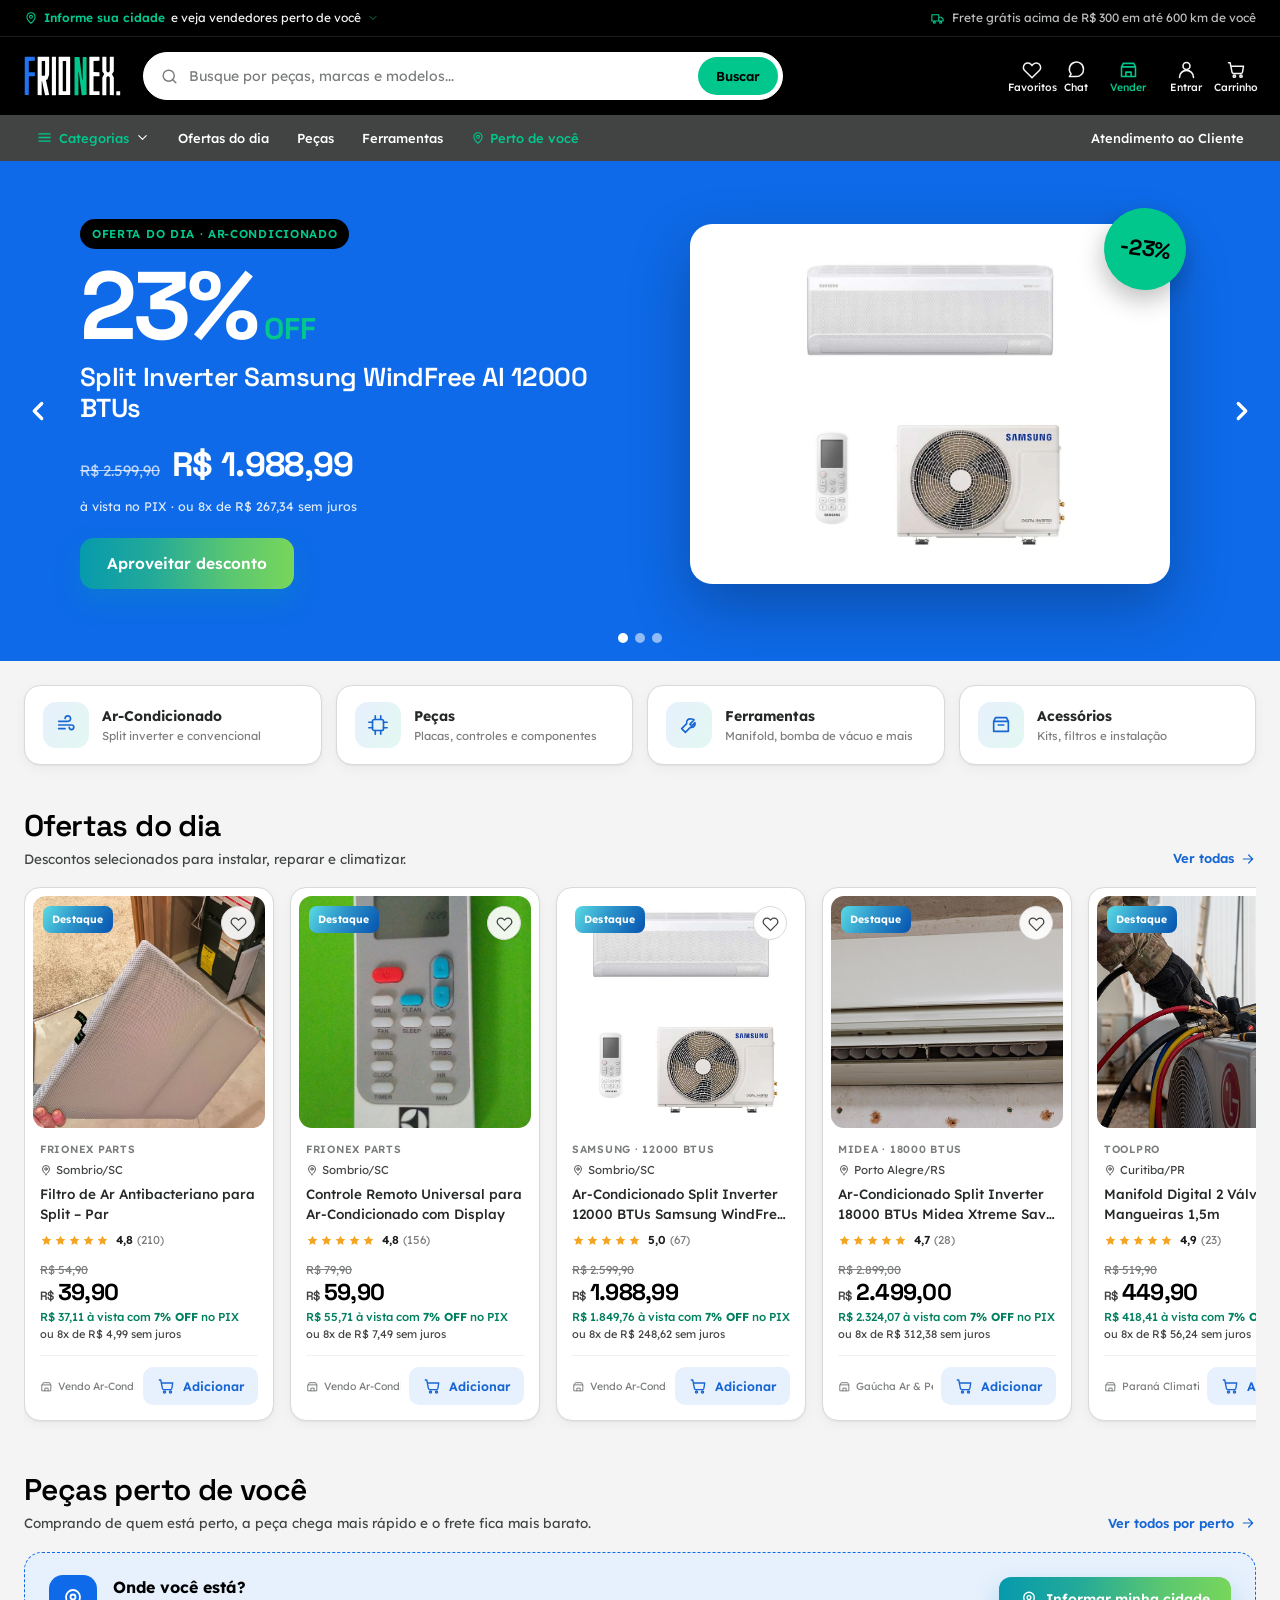
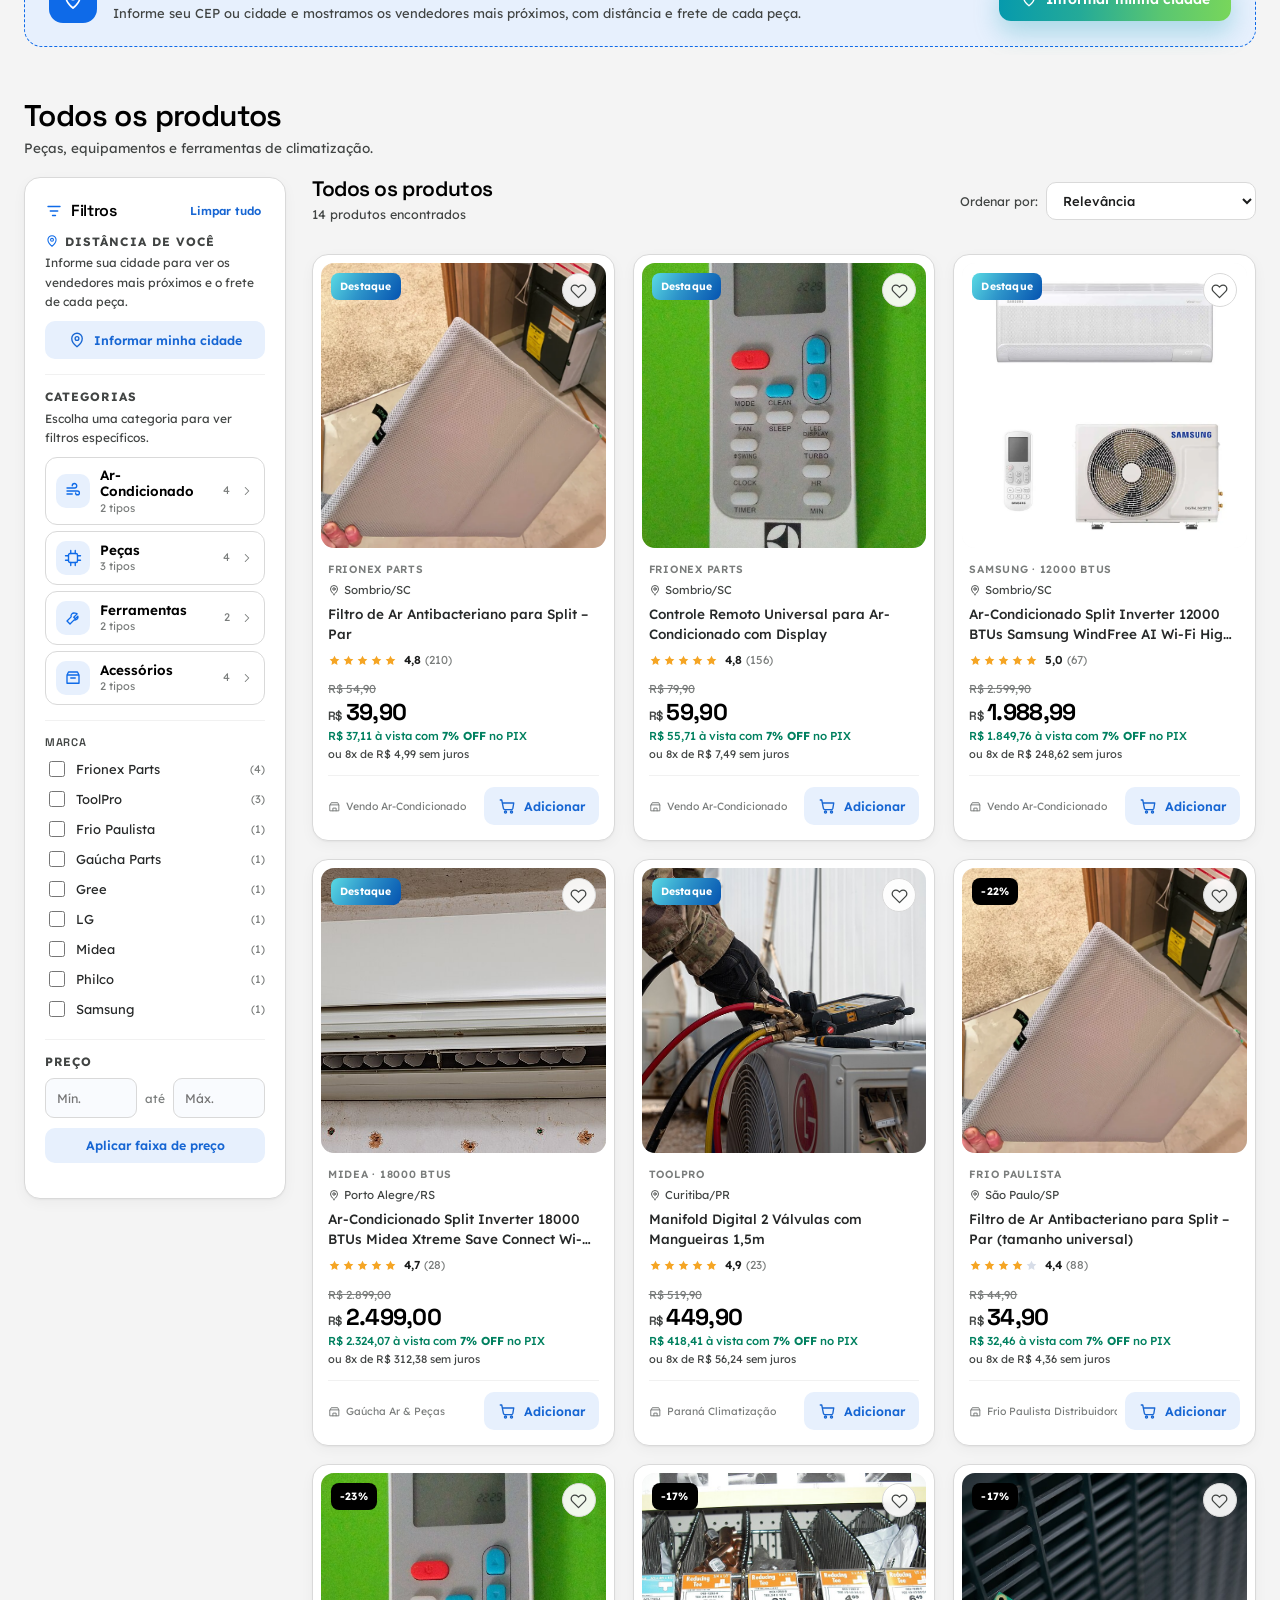
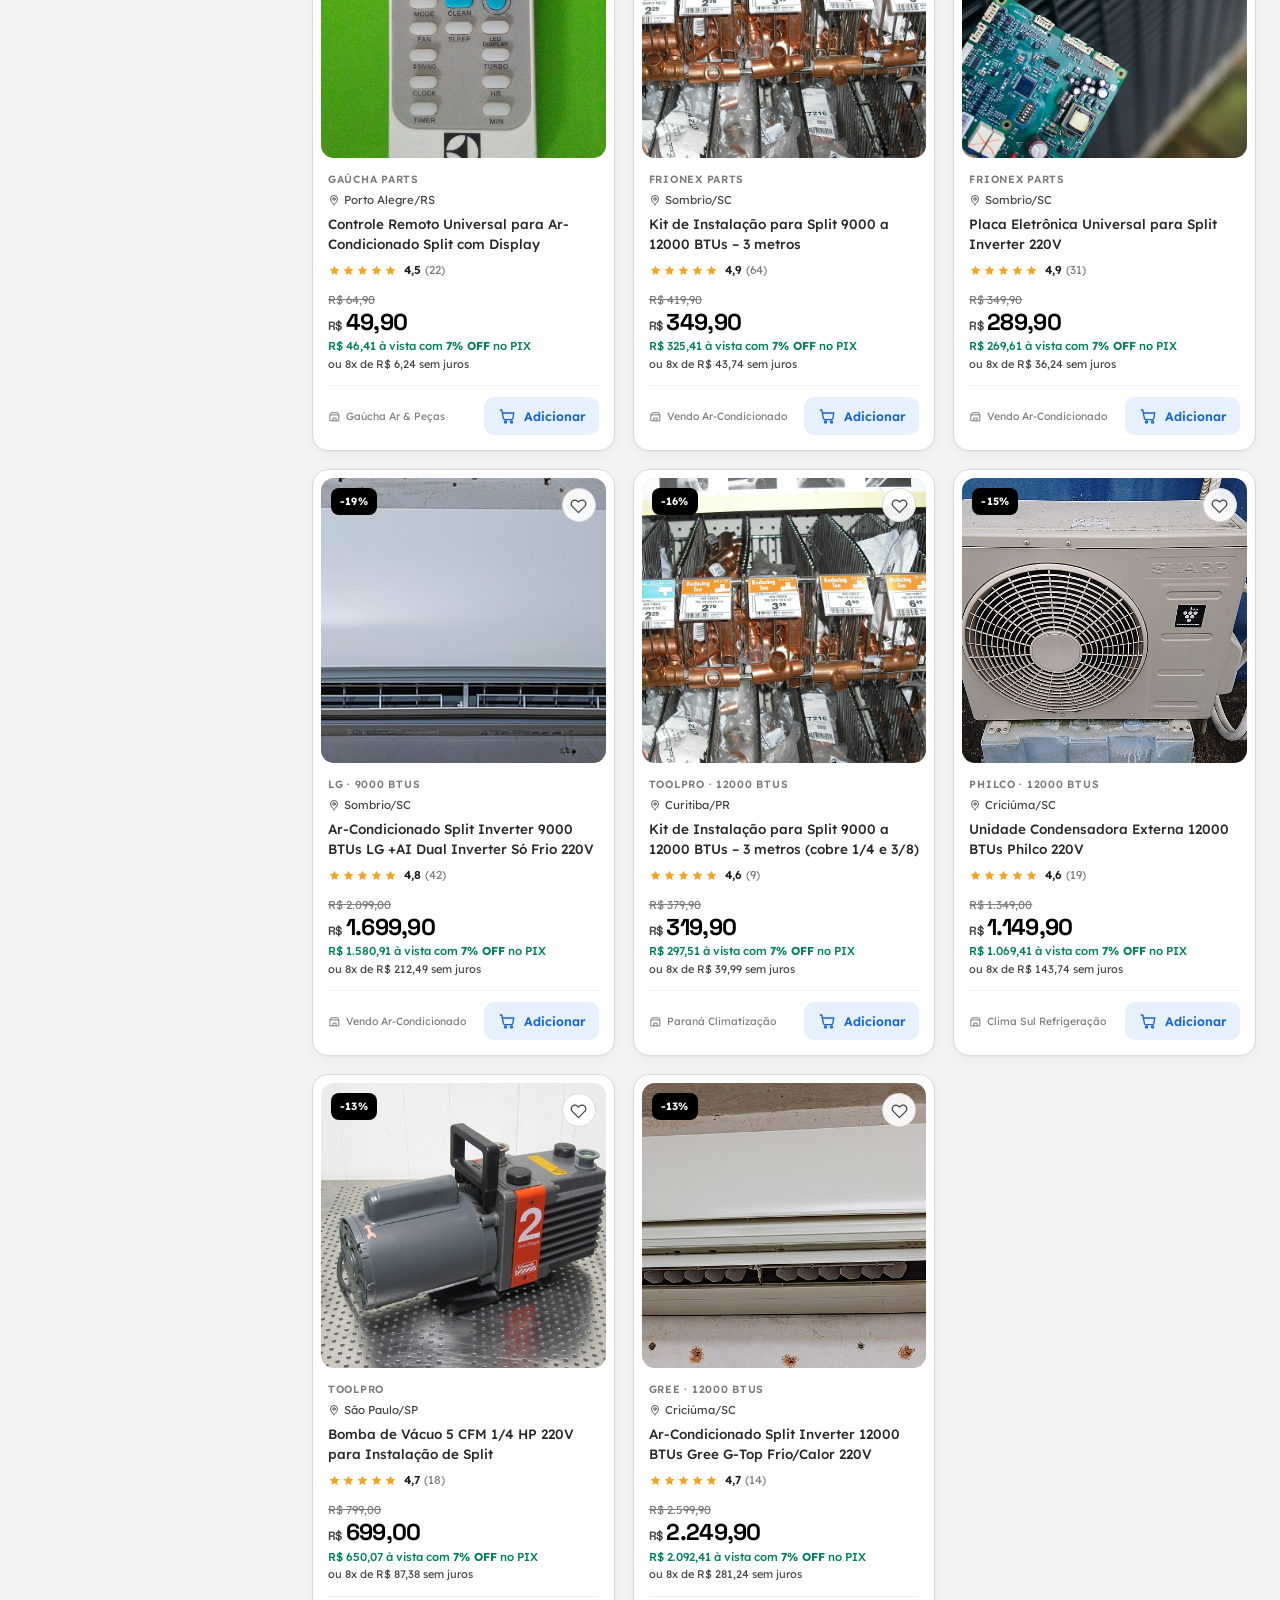
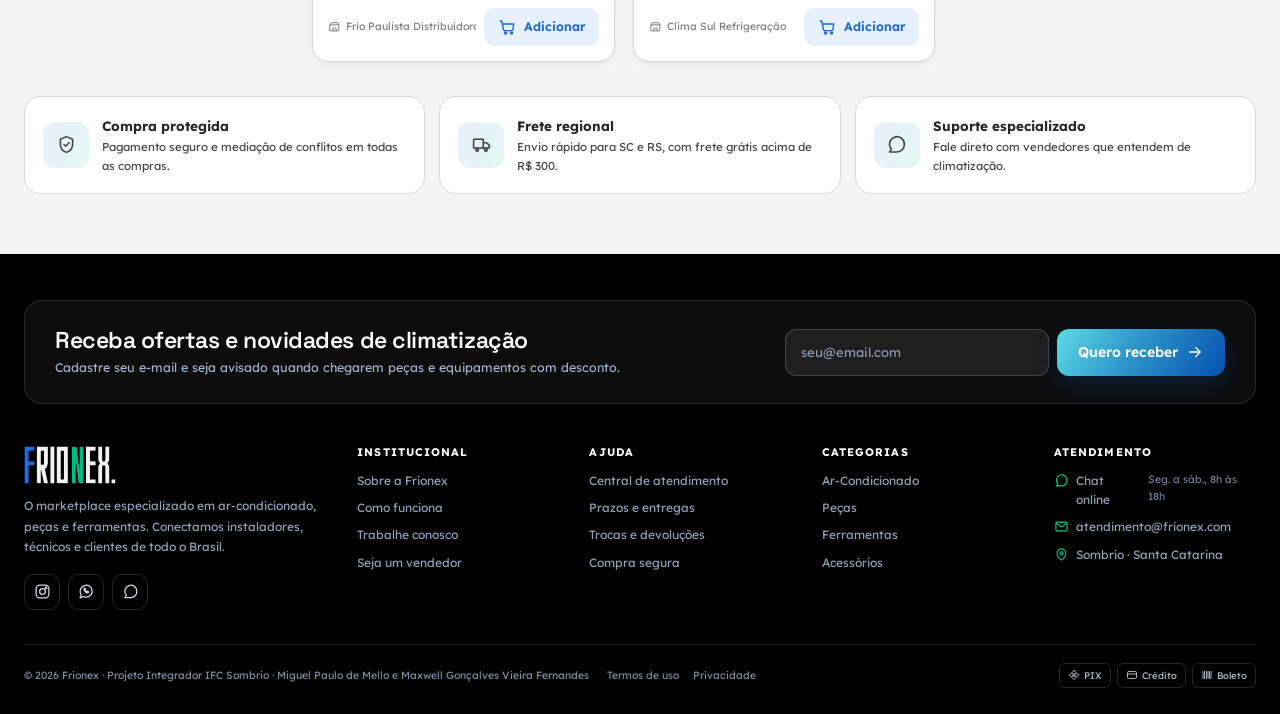
<file: frionex/index.html>
<!DOCTYPE html>
<html lang="pt-BR">
<head>
  <meta charset="utf-8">
  <meta name="viewport" content="width=device-width, initial-scale=1">
  <title>Frionex · Marketplace de ar-condicionado, peças e ferramentas</title>
  <meta name="description" content="Compre ar-condicionado, peças e ferramentas de climatização com vendedores verificados da sua região. Compra protegida, PIX com desconto e suporte especializado.">
  <link rel="icon" href="assets/img/favicon.svg" type="image/svg+xml">
  <link rel="preconnect" href="https://fonts.googleapis.com">
  <link rel="preconnect" href="https://fonts.gstatic.com" crossorigin>
  <link rel="stylesheet" href="assets/css/styles.css">
</head>
<body>
  <div id="site-header"></div>

  <main>
      <!-- ============ HERO / CARROSSEL (largura total) ============ -->
      <section class="hero" aria-label="Destaques da Frionex">
        <div id="heroSlides">
          <!-- Slide 1 · desconto em ar-condicionado -->
          <article class="hero-slide promo-slide is-active">
            <div class="promo-copy">
              <span class="promo-kicker">Oferta do dia · Ar-Condicionado</span>
              <div class="promo-off"><strong>23%</strong><span>OFF</span></div>
              <h1>Split Inverter Samsung WindFree AI 12000 BTUs</h1>
              <div class="promo-price">
                <s>R$ 2.599,90</s>
                <strong>R$ 1.988,99</strong>
                <small>à vista no PIX · ou 8x de R$ 267,34 sem juros</small>
              </div>
              <a class="btn btn-buy btn-lg" href="produto.html?id=2">Aproveitar desconto</a>
            </div>
            <div class="promo-media">
              <img src="assets/img/produtos/produto-samsung.png" alt="Ar-condicionado Samsung WindFree AI 12000 BTUs">
              <span class="promo-sticker">-23%</span>
            </div>
          </article>

          <!-- Slide 2 · peças e acessórios -->
          <article class="hero-slide promo-slide">
            <div class="promo-copy">
              <span class="promo-kicker">Peças e acessórios</span>
              <div class="promo-off"><small>até</small><strong>27%</strong><span>OFF</span></div>
              <h1>Controles, filtros e placas para o seu split</h1>
              <ul class="promo-list">
                <li><span>Filtro antibacteriano (par)</span><s>R$ 54,90</s><strong>R$ 39,90</strong></li>
                <li><span>Controle remoto universal</span><s>R$ 79,90</s><strong>R$ 59,90</strong></li>
                <li><span>Placa eletrônica universal</span><s>R$ 349,90</s><strong>R$ 289,90</strong></li>
              </ul>
              <a class="btn btn-buy btn-lg" href="index.html?categoria=pecas#catalogo">Ver peças em oferta</a>
            </div>
            <div class="promo-media promo-media-duo">
              <img src="assets/img/produtos/filtro.webp" alt="Filtro de ar para climatização">
              <img src="assets/img/produtos/controle.jpg" alt="Controle remoto de ar-condicionado">
              <span class="promo-sticker">até -27%</span>
            </div>
          </article>

          <!-- Slide 3 · cupom em ferramentas -->
          <article class="hero-slide promo-slide">
            <div class="promo-copy">
              <span class="promo-kicker">Cupom · Ferramentas</span>
              <div class="promo-off"><strong>10%</strong><span>OFF</span></div>
              <h1>Manifold, bomba de vácuo e kits de instalação</h1>
              <div class="promo-coupon">
                <span>Use o cupom</span>
                <code>FRIONEX10</code>
                <small>+ 7% de desconto pagando no PIX</small>
              </div>
              <a class="btn btn-buy btn-lg" href="index.html?categoria=ferramentas#catalogo">Usar cupom</a>
            </div>
            <div class="promo-media">
              <img src="assets/img/produtos/manifold.jpg" alt="Técnico usando manifold com mangueiras de refrigeração">
              <span class="promo-sticker">-10%</span>
            </div>
          </article>
        </div>

        <div class="hero-dots" id="heroDots" role="tablist" aria-label="Selecionar destaque"></div>
        <button class="hero-arrow hero-prev" type="button" data-hero-prev aria-label="Destaque anterior">
          <span data-icon="chevron" style="transform:rotate(90deg);display:inline-flex"></span>
        </button>
        <button class="hero-arrow hero-next" type="button" data-hero-next aria-label="Próximo destaque">
          <span data-icon="chevron" style="transform:rotate(-90deg);display:inline-flex"></span>
        </button>
      </section>

    <div class="container">

      <!-- ============ CATEGORIAS RÁPIDAS ============ -->
      <section class="quick-cats" aria-label="Categorias principais">
        <a class="quick-cat" href="index.html?categoria=ar-condicionado">
          <span class="quick-cat-ico" data-icon="wind"></span>
          <span><strong>Ar-Condicionado</strong><small>Split inverter e convencional</small></span>
        </a>
        <a class="quick-cat" href="index.html?categoria=pecas">
          <span class="quick-cat-ico" data-icon="chip"></span>
          <span><strong>Peças</strong><small>Placas, controles e componentes</small></span>
        </a>
        <a class="quick-cat" href="index.html?categoria=ferramentas">
          <span class="quick-cat-ico" data-icon="tool"></span>
          <span><strong>Ferramentas</strong><small>Manifold, bomba de vácuo e mais</small></span>
        </a>
        <a class="quick-cat" href="index.html?categoria=acessorios">
          <span class="quick-cat-ico" data-icon="box"></span>
          <span><strong>Acessórios</strong><small>Kits, filtros e instalação</small></span>
        </a>
      </section>

      <!-- ============ OFERTAS DO DIA ============ -->
      <section class="section" id="ofertas">
        <div class="section-head">
          <div>
            <h2>Ofertas do dia</h2>
            <p>Descontos selecionados para instalar, reparar e climatizar.</p>
          </div>
          <a class="section-link" href="index.html?oferta=1">Ver todas <span data-icon="arrow"></span></a>
        </div>
        <div class="rail" id="ofertasRail" aria-live="polite">
          <div class="skeleton" style="height:380px"></div>
          <div class="skeleton" style="height:380px"></div>
          <div class="skeleton" style="height:380px"></div>
          <div class="skeleton" style="height:380px"></div>
        </div>
      </section>

      <!-- ============ PERTO DE VOCÊ (regionalização) ============ -->
      <section class="section perto-section" id="perto">
        <div class="section-head">
          <div>
            <h2 id="pertoTitle">Perto de você</h2>
            <p id="pertoSub">Peças de vendedores da sua região: chegam mais rápido e com frete menor.</p>
          </div>
          <a class="section-link" href="index.html?perto=1#catalogo">Ver todos por perto <span data-icon="arrow"></span></a>
        </div>
        <div class="rail" id="pertoRail" aria-live="polite">
          <div class="skeleton" style="height:380px"></div>
          <div class="skeleton" style="height:380px"></div>
          <div class="skeleton" style="height:380px"></div>
        </div>
      </section>

      <!-- ============ CATÁLOGO COM FILTROS ============ -->
      <section class="section" id="catalogo">
        <div class="section-head">
          <div>
            <h2 id="shopTitle">Todos os produtos</h2>
            <p id="shopSubtitle">Peças, equipamentos e ferramentas de climatização.</p>
          </div>
          <button class="btn btn-outline filters-toggle" type="button" data-filters-toggle>
            <span data-icon="filter"></span> Filtros
          </button>
        </div>

        <div class="shop-layout">
          <aside class="filters-card" id="filtersCard" aria-label="Filtros de busca">
            <div class="filters-head">
              <h2><span data-icon="filter"></span> Filtros</h2>
              <button class="filters-clear" type="button" data-clear-filters>Limpar tudo</button>
            </div>

            <!-- Categorias em árvore: escolha a categoria e aparecem os filtros daquele nicho (home.js) -->
            <div id="filterTree" class="filter-tree"></div>

            <div class="filter-group">
              <h3>Preço</h3>
              <div class="price-range">
                <input type="number" inputmode="numeric" min="0" placeholder="Mín." aria-label="Preço mínimo" id="precoMin">
                <span>até</span>
                <input type="number" inputmode="numeric" min="0" placeholder="Máx." aria-label="Preço máximo" id="precoMax">
              </div>
              <button class="btn btn-soft btn-sm filters-apply" type="button" data-apply-price>Aplicar faixa de preço</button>
            </div>
          </aside>

          <div class="shop-main">
            <div class="shop-toolbar">
              <div>
                <h3 class="shop-title" id="resultTitle">Resultados</h3>
                <p class="shop-count" id="shopCount">Carregando produtos…</p>
              </div>
              <label class="sort-control">
                Ordenar por:
                <select id="sortSelect" aria-label="Ordenar produtos">
                  <option value="relevancia">Relevância</option>
                  <option value="menor-preco">Menor preço</option>
                  <option value="maior-preco">Maior preço</option>
                  <option value="recentes">Mais recentes</option>
                  <option value="avaliacao">Melhor avaliação</option>
                  <option value="proximos">Mais próximos de mim</option>
                </select>
              </label>
            </div>

            <div class="active-filters" id="activeFilters"></div>
            <div class="product-grid" id="productGrid" aria-live="polite">
              <div class="skeleton" style="height:380px"></div>
              <div class="skeleton" style="height:380px"></div>
              <div class="skeleton" style="height:380px"></div>
            </div>
          </div>
        </div>
      </section>

      <!-- ============ DIFERENCIAIS ============ -->
      <section class="perks" aria-label="Vantagens de comprar na Frionex">
        <div class="perk">
          <span class="perk-ico" data-icon="shield"></span>
          <div><strong>Compra protegida</strong><span>Pagamento seguro e mediação de conflitos em todas as compras.</span></div>
        </div>
        <div class="perk">
          <span class="perk-ico" data-icon="truck"></span>
          <div><strong>Frete regional</strong><span>Envio rápido para SC e RS, com frete grátis acima de R$ 300.</span></div>
        </div>
        <div class="perk">
          <span class="perk-ico" data-icon="chat"></span>
          <div><strong>Suporte especializado</strong><span>Fale direto com vendedores que entendem de climatização.</span></div>
        </div>
      </section>

    </div>
  </main>

  <div id="site-footer"></div>

  <script src="assets/js/data.js"></script>
  <script src="assets/js/api.js"></script>
  <script src="assets/js/store.js"></script>
  <script src="assets/js/regiao.js"></script>
  <script src="assets/js/ui.js"></script>
  <script src="assets/js/pages/home.js"></script>
</body>
</html>
</file>
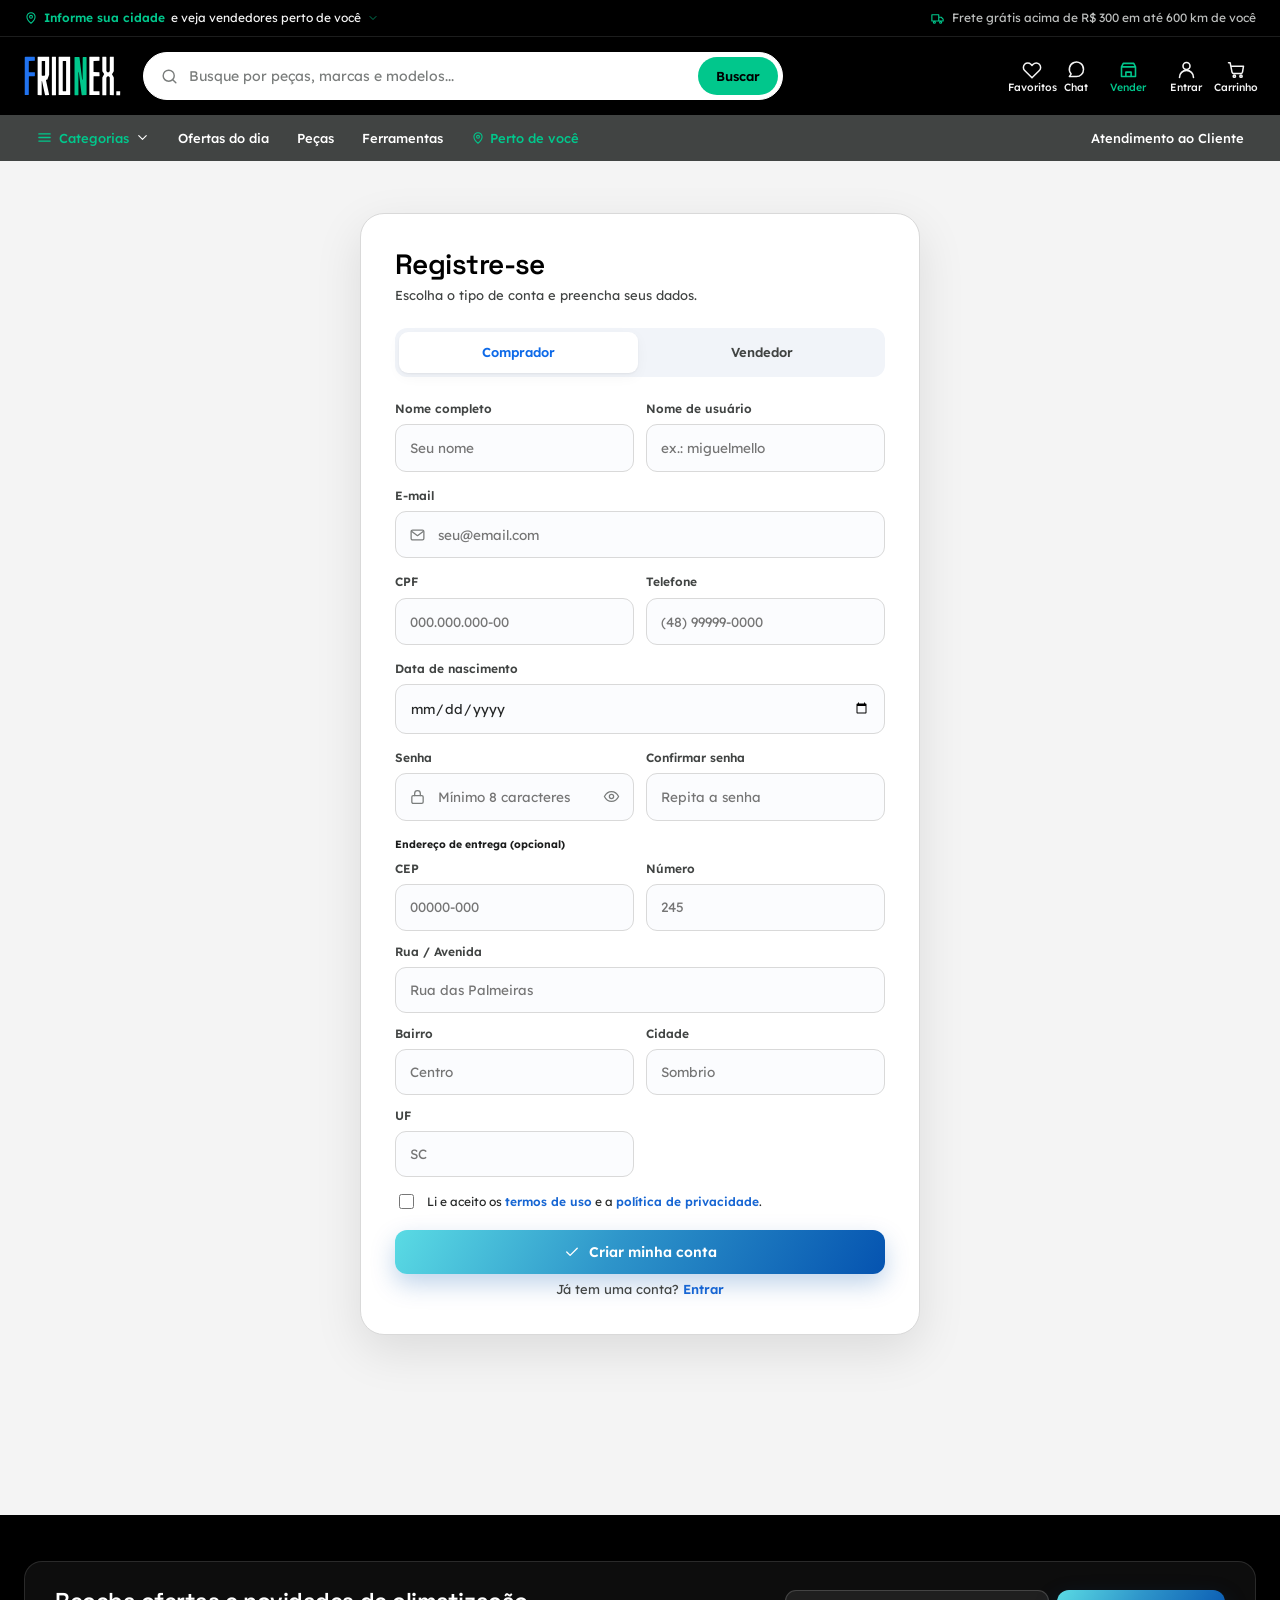
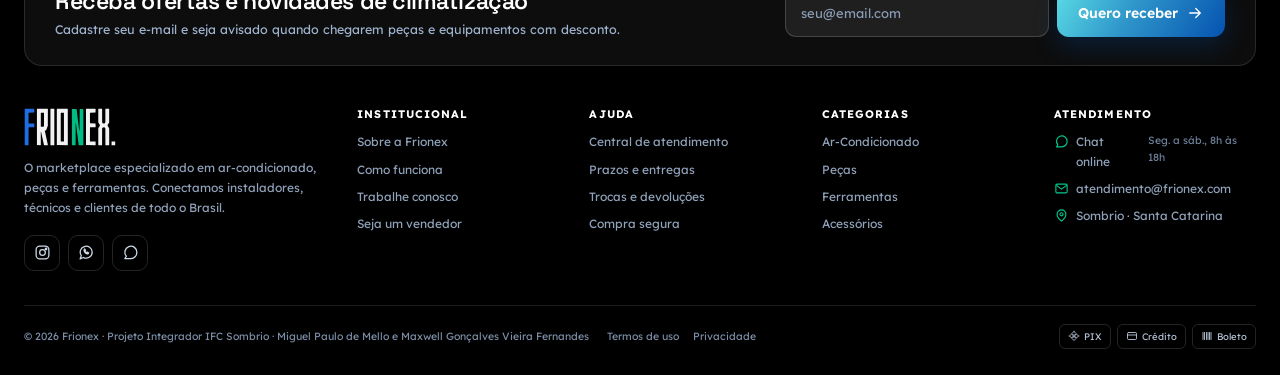
<file: frionex/cadastro.html>
<!DOCTYPE html>
<html lang="pt-BR">
<head>
  <meta charset="utf-8">
  <meta name="viewport" content="width=device-width, initial-scale=1">
  <title>Criar conta · Frionex</title>
  <meta name="description" content="Registre-se na Frionex como comprador ou vendedor e faça parte do marketplace de climatização.">
  <link rel="icon" href="assets/img/favicon.svg" type="image/svg+xml">
  <link rel="preconnect" href="https://fonts.googleapis.com">
  <link rel="preconnect" href="https://fonts.gstatic.com" crossorigin>
  <link rel="stylesheet" href="assets/css/styles.css">
</head>
<body>
  <div id="site-header"></div>

  <main class="page-shell">
    <div class="container">
      <div class="auth-page auth-page-solo">
        <div class="auth-main">
          <div class="auth-card">
            <h1>Registre-se</h1>
            <p>Escolha o tipo de conta e preencha seus dados.</p>

            <div class="auth-tabs" role="tablist" aria-label="Tipo de conta">
              <button class="auth-tab is-active" type="button" data-tipo="comprador" role="tab">Comprador</button>
              <button class="auth-tab" type="button" data-tipo="vendedor" role="tab">Vendedor</button>
            </div>

            <form class="auth-form" id="registerForm" autocomplete="on" novalidate>
              <input type="hidden" name="tipo" id="tipoConta" value="comprador">

              <div class="auth-grid-2">
                <div class="field">
                  <label for="regNome">Nome completo</label>
                  <input id="regNome" name="nome" type="text" placeholder="Seu nome" autocomplete="name" required>
                </div>
                <div class="field">
                  <label for="regUsuario">Nome de usuário</label>
                  <input id="regUsuario" name="nome_usuario" type="text" placeholder="ex.: miguelmello" autocomplete="username" required>
                </div>
              </div>

              <div class="field">
                <label for="regEmail">E-mail</label>
                <div class="input-wrap">
                  <span class="icon-slot" data-icon="mail"></span>
                  <input id="regEmail" name="email" type="email" placeholder="seu@email.com" autocomplete="email" required>
                </div>
              </div>

              <div class="auth-grid-2">
                <div class="field">
                  <label for="regCpf">CPF</label>
                  <input id="regCpf" name="cpf" type="text" inputmode="numeric" maxlength="14" placeholder="000.000.000-00" data-mask="cpf">
                </div>
                <div class="field">
                  <label for="regTelefone">Telefone</label>
                  <input id="regTelefone" name="telefone" type="tel" inputmode="numeric" maxlength="15" placeholder="(48) 99999-0000" data-mask="phone">
                </div>
              </div>

              <div class="field">
                <label for="regNasc">Data de nascimento</label>
                <input id="regNasc" name="data_nasc" type="date">
              </div>

              <div class="auth-grid-2">
                <div class="field">
                  <label for="regSenha">Senha</label>
                  <div class="input-wrap">
                    <span class="icon-slot" data-icon="lock"></span>
                    <input id="regSenha" name="senha" type="password" minlength="8" placeholder="Mínimo 8 caracteres" autocomplete="new-password" required>
                    <button class="icon-btn toggle-pass" type="button" data-toggle-pass="regSenha" aria-label="Mostrar senha">
                      <span class="icon-slot" data-icon="eye"></span>
                    </button>
                  </div>
                </div>
                <div class="field">
                  <label for="regSenha2">Confirmar senha</label>
                  <input id="regSenha2" name="senha_confirma" type="password" minlength="8" placeholder="Repita a senha" autocomplete="new-password" required>
                </div>
              </div>

              <div id="sellerNote" class="auth-note" hidden>
                Sua conta de vendedor será analisada pela equipe Frionex. Após a aprovação, você poderá publicar produtos e criar sua loja.
              </div>

              <div class="auth-note" style="margin-top:2px" id="addressNote">
                <strong style="color:var(--ink-2)">Endereço de entrega (opcional)</strong>
                <div class="auth-grid-2" style="margin-top:8px">
                  <div class="field">
                    <label for="regCep">CEP</label>
                    <input id="regCep" name="cep" type="text" inputmode="numeric" maxlength="9" placeholder="00000-000" data-mask="cep">
                  </div>
                  <div class="field">
                    <label for="regNumero">Número</label>
                    <input id="regNumero" name="numero" type="text" placeholder="245">
                  </div>
                  <div class="field" style="grid-column:1/-1">
                    <label for="regRua">Rua / Avenida</label>
                    <input id="regRua" name="rua" type="text" placeholder="Rua das Palmeiras">
                  </div>
                  <div class="field">
                    <label for="regBairro">Bairro</label>
                    <input id="regBairro" name="bairro" type="text" placeholder="Centro">
                  </div>
                  <div class="field">
                    <label for="regCidade">Cidade</label>
                    <input id="regCidade" name="cidade" type="text" placeholder="Sombrio">
                  </div>
                  <div class="field">
                    <label for="regUf">UF</label>
                    <input id="regUf" name="uf" type="text" maxlength="2" placeholder="SC">
                  </div>
                </div>
              </div>

              <label class="auth-row" style="justify-content:flex-start">
                <input type="checkbox" name="termos" id="regTermos" required>
                <span>Li e aceito os <a href="#" data-info="Termos de uso">termos de uso</a> e a <a href="#" data-info="Política de privacidade">política de privacidade</a>.</span>
              </label>

              <button class="btn btn-grad btn-block auth-submit" type="submit">
                <span class="icon-slot" data-icon="check"></span> Criar minha conta
              </button>
            </form>

            <p class="auth-alt">Já tem uma conta? <a href="login.html">Entrar</a></p>
          </div>
        </div>
      </div>
    </div>
  </main>

  <div id="site-footer"></div>

  <script src="assets/js/data.js"></script>
  <script src="assets/js/api.js"></script>
  <script src="assets/js/store.js"></script>
  <script src="assets/js/regiao.js"></script>
  <script src="assets/js/ui.js"></script>
  <script src="assets/js/pages/auth.js"></script>
</body>
</html>
</file>
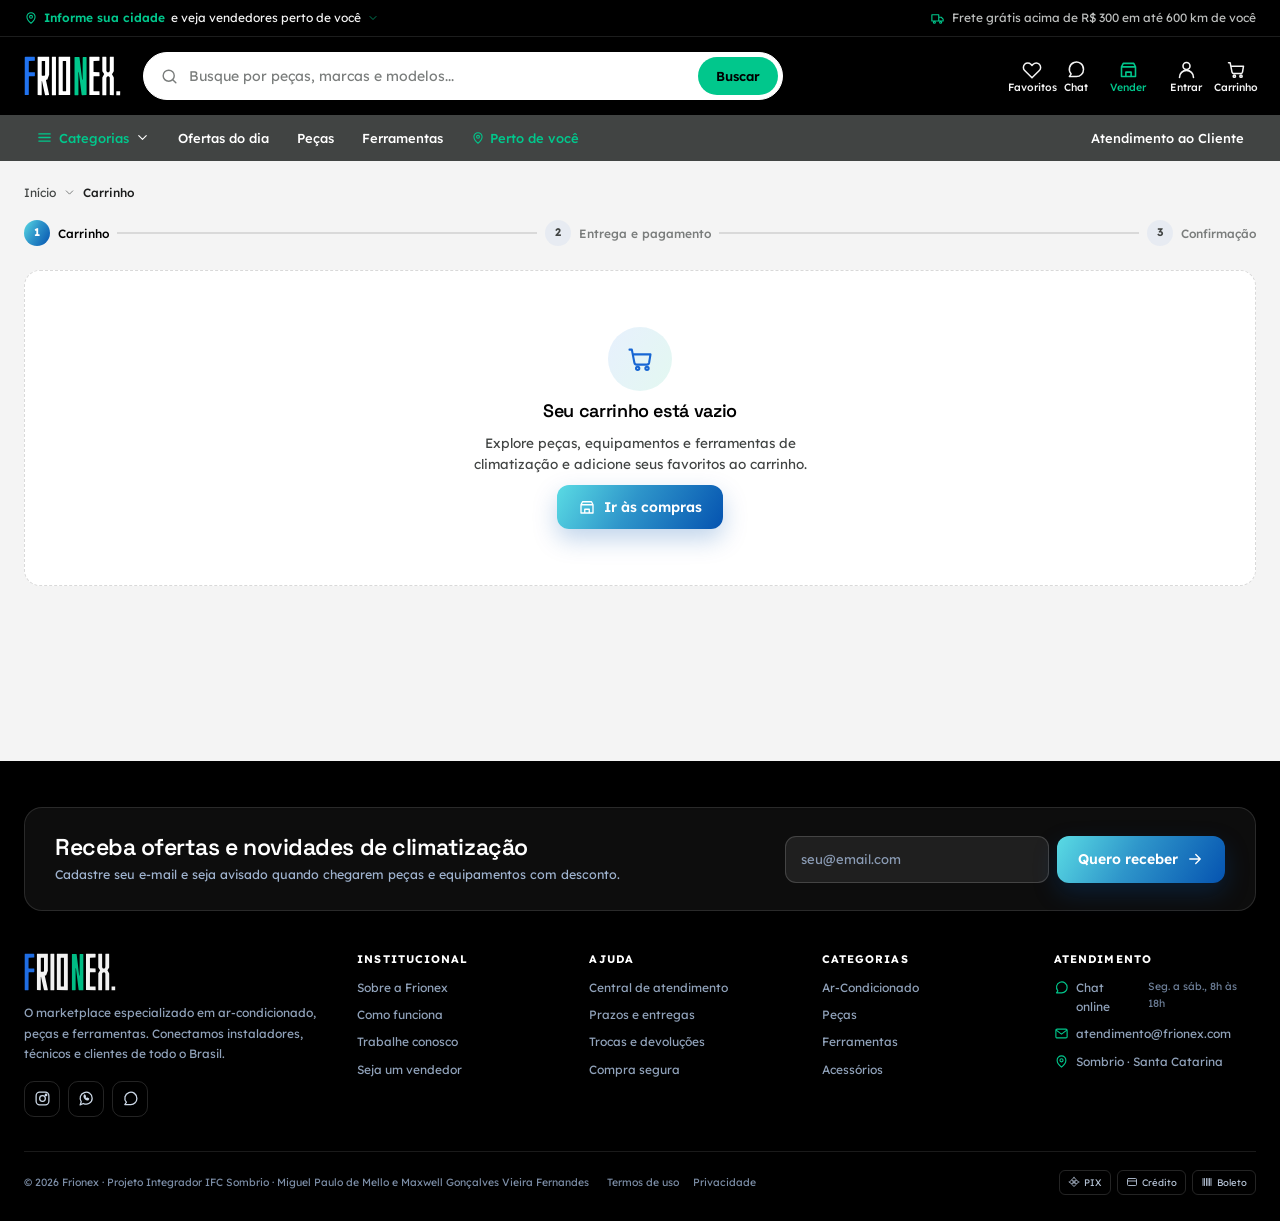
<file: frionex/carrinho.html>
<!DOCTYPE html>
<html lang="pt-BR">
<head>
  <meta charset="utf-8">
  <meta name="viewport" content="width=device-width, initial-scale=1">
  <title>Carrinho · Frionex</title>
  <meta name="description" content="Revise os itens do seu carrinho e finalize sua compra na Frionex.">
  <link rel="icon" href="assets/img/favicon.svg" type="image/svg+xml">
  <link rel="preconnect" href="https://fonts.googleapis.com">
  <link rel="preconnect" href="https://fonts.gstatic.com" crossorigin>
  <link rel="stylesheet" href="assets/css/styles.css">
</head>
<body>
  <div id="site-header"></div>

  <main class="page-shell">
    <div class="container">
      <nav class="breadcrumb" aria-label="Você está em">
        <a href="index.html">Início</a>
        <span class="icon-slot" data-icon="chevron"></span>
        <span class="current">Carrinho</span>
      </nav>

      <div class="steps" aria-label="Etapas da compra">
        <span class="step is-active"><span class="step-index">1</span> Carrinho</span>
        <span class="step-line"></span>
        <span class="step"><span class="step-index">2</span> Entrega e pagamento</span>
        <span class="step-line"></span>
        <span class="step"><span class="step-index">3</span> Confirmação</span>
      </div>

      <div id="cartRoot">
        <div class="skeleton" style="height:360px;border-radius:16px"></div>
      </div>
    </div>
  </main>

  <div id="site-footer"></div>

  <script src="assets/js/data.js"></script>
  <script src="assets/js/api.js"></script>
  <script src="assets/js/store.js"></script>
  <script src="assets/js/regiao.js"></script>
  <script src="assets/js/ui.js"></script>
  <script src="assets/js/pages/carrinho.js"></script>
</body>
</html>
</file>
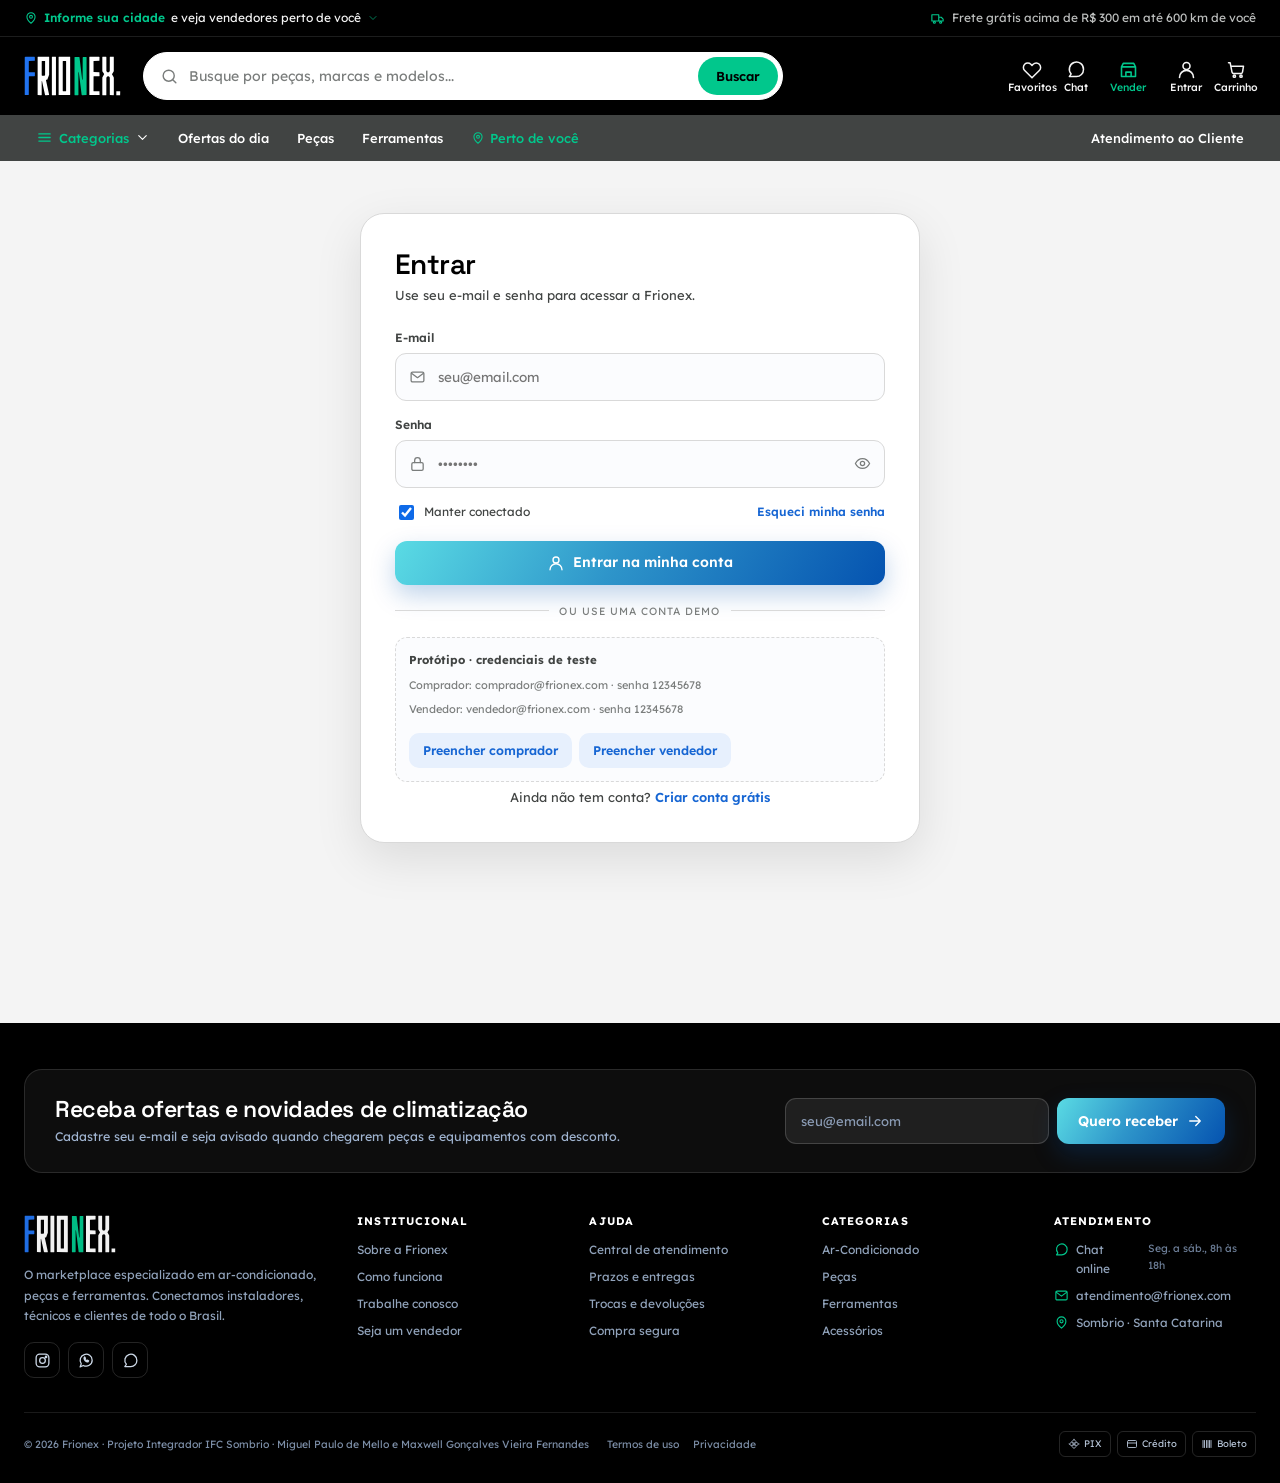
<file: frionex/checkout.html>
<!DOCTYPE html>
<html lang="pt-BR">
<head>
  <meta charset="utf-8">
  <meta name="viewport" content="width=device-width, initial-scale=1">
  <title>Checkout · Frionex</title>
  <meta name="description" content="Escolha o endereço, a entrega e a forma de pagamento para finalizar sua compra na Frionex.">
  <link rel="icon" href="assets/img/favicon.svg" type="image/svg+xml">
  <link rel="preconnect" href="https://fonts.googleapis.com">
  <link rel="preconnect" href="https://fonts.gstatic.com" crossorigin>
  <link rel="stylesheet" href="assets/css/styles.css">
</head>
<body>
  <div id="site-header"></div>

  <main class="page-shell">
    <div class="container">
      <nav class="breadcrumb" aria-label="Você está em">
        <a href="index.html">Início</a>
        <span class="icon-slot" data-icon="chevron"></span>
        <a href="carrinho.html">Carrinho</a>
        <span class="icon-slot" data-icon="chevron"></span>
        <span class="current">Checkout</span>
      </nav>

      <div class="steps" aria-label="Etapas da compra">
        <a class="step is-done" href="carrinho.html"><span class="step-index">1</span> Carrinho</a>
        <span class="step-line"></span>
        <span class="step is-active"><span class="step-index">2</span> Entrega e pagamento</span>
        <span class="step-line"></span>
        <span class="step"><span class="step-index">3</span> Confirmação</span>
      </div>

      <div id="checkoutRoot">
        <div class="skeleton" style="height:420px;border-radius:16px"></div>
      </div>
    </div>
  </main>

  <div id="site-footer"></div>

  <script src="assets/js/data.js"></script>
  <script src="assets/js/api.js"></script>
  <script src="assets/js/store.js"></script>
  <script src="assets/js/regiao.js"></script>
  <script src="assets/js/ui.js"></script>
  <script src="assets/js/pages/checkout.js"></script>
</body>
</html>
</file>
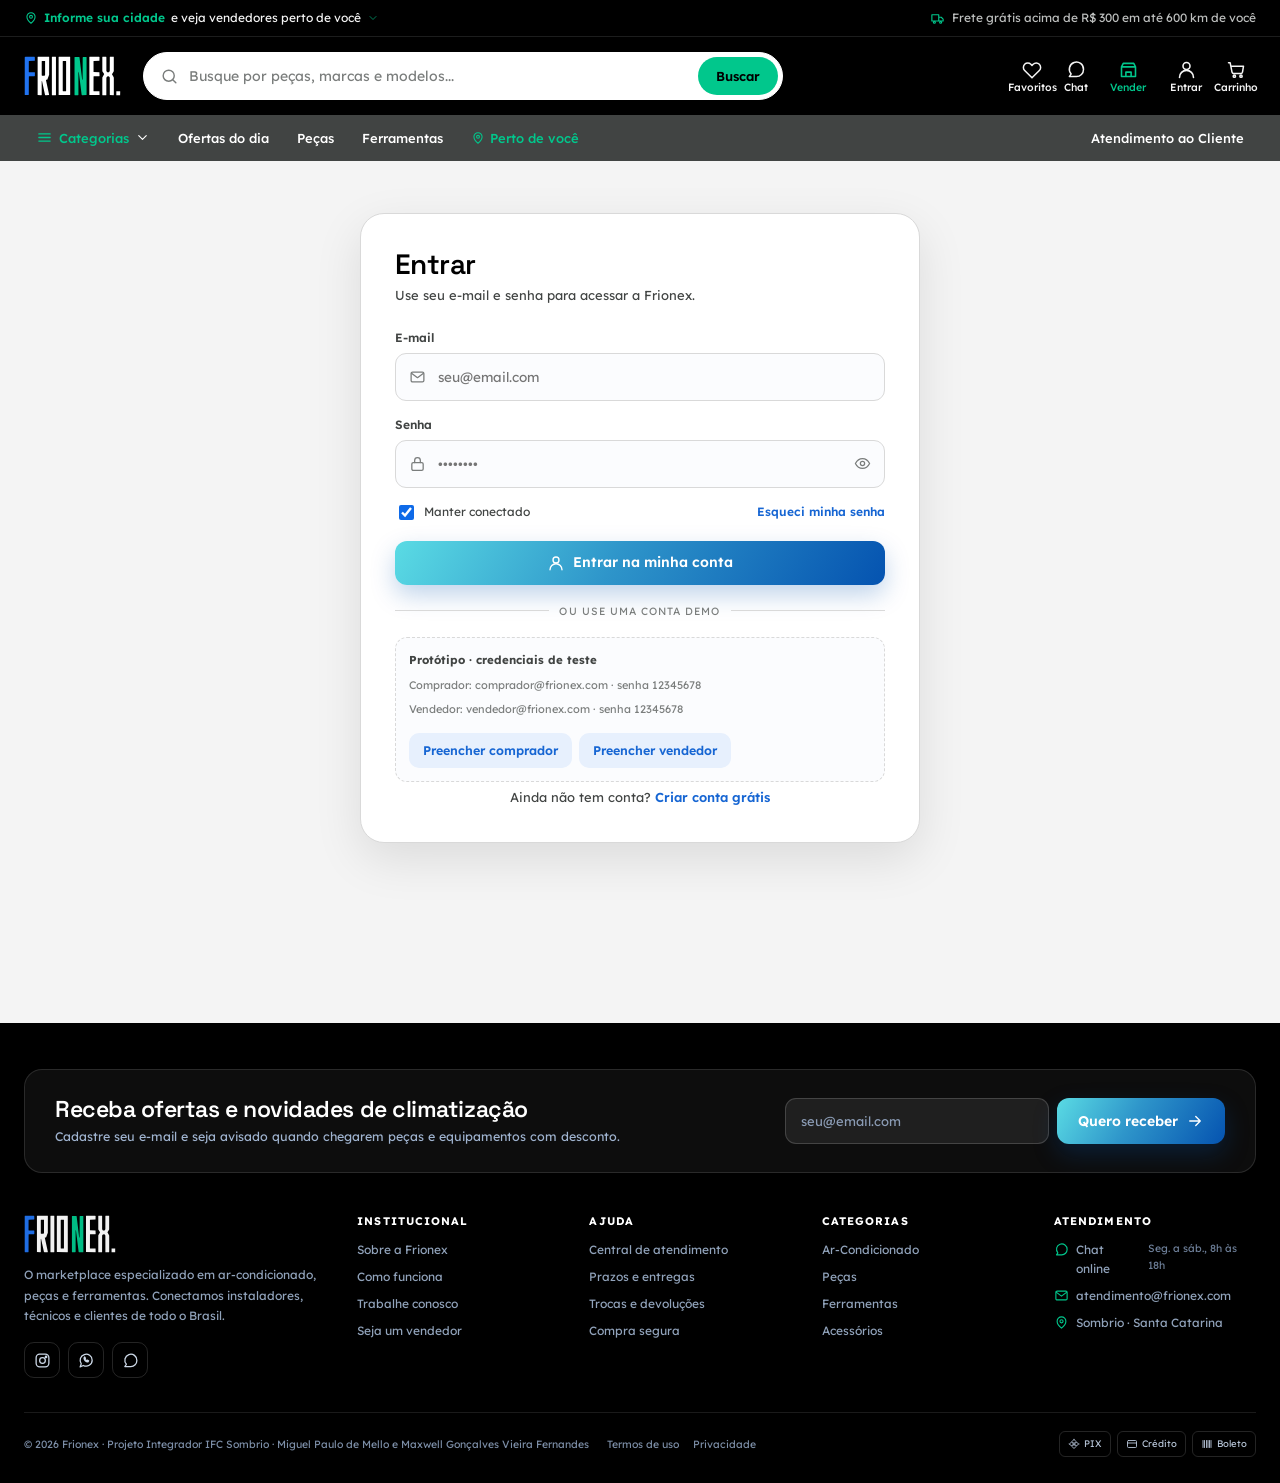
<file: frionex/login.html>
<!DOCTYPE html>
<html lang="pt-BR">
<head>
  <meta charset="utf-8">
  <meta name="viewport" content="width=device-width, initial-scale=1">
  <title>Entrar · Frionex</title>
  <meta name="description" content="Acesse sua conta Frionex para acompanhar pedidos, favoritos e comprar peças e equipamentos de climatização.">
  <link rel="icon" href="assets/img/favicon.svg" type="image/svg+xml">
  <link rel="preconnect" href="https://fonts.googleapis.com">
  <link rel="preconnect" href="https://fonts.gstatic.com" crossorigin>
  <link rel="stylesheet" href="assets/css/styles.css">
</head>
<body>
  <div id="site-header"></div>

  <main class="page-shell">
    <div class="container">
      <div class="auth-page auth-page-solo">
        <div class="auth-main">
          <div class="auth-card">
            <h1>Entrar</h1>
            <p>Use seu e-mail e senha para acessar a Frionex.</p>

            <form class="auth-form" id="loginForm" autocomplete="on">
              <div class="field">
                <label for="loginEmail">E-mail</label>
                <div class="input-wrap">
                  <span class="icon-slot" data-icon="mail"></span>
                  <input id="loginEmail" name="email" type="email" placeholder="seu@email.com" autocomplete="email" required>
                </div>
              </div>
              <div class="field">
                <label for="loginSenha">Senha</label>
                <div class="input-wrap">
                  <span class="icon-slot" data-icon="lock"></span>
                  <input id="loginSenha" name="senha" type="password" placeholder="••••••••" autocomplete="current-password" required>
                  <button class="icon-btn toggle-pass" type="button" data-toggle-pass="loginSenha" aria-label="Mostrar senha">
                    <span class="icon-slot" data-icon="eye"></span>
                  </button>
                </div>
              </div>

              <div class="auth-row">
                <label><input type="checkbox" name="lembrar" checked> Manter conectado</label>
                <a href="#" data-forgot>Esqueci minha senha</a>
              </div>

              <button class="btn btn-grad btn-block auth-submit" type="submit">
                <span class="icon-slot" data-icon="user"></span> Entrar na minha conta
              </button>
            </form>

            <div class="auth-divider">ou use uma conta demo</div>

            <div class="auth-demo">
              <strong>Protótipo · credenciais de teste</strong>
              <span>Comprador: comprador@frionex.com · senha 12345678</span>
              <span>Vendedor: vendedor@frionex.com · senha 12345678</span>
              <div style="display:flex;gap:7px;flex-wrap:wrap;margin-top:4px">
                <button class="btn btn-soft btn-sm" type="button" data-demo="comprador">Preencher comprador</button>
                <button class="btn btn-soft btn-sm" type="button" data-demo="vendedor">Preencher vendedor</button>
              </div>
            </div>

            <p class="auth-alt">Ainda não tem conta? <a href="cadastro.html">Criar conta grátis</a></p>
          </div>
        </div>
      </div>
    </div>
  </main>

  <div id="site-footer"></div>

  <script src="assets/js/data.js"></script>
  <script src="assets/js/api.js"></script>
  <script src="assets/js/store.js"></script>
  <script src="assets/js/regiao.js"></script>
  <script src="assets/js/ui.js"></script>
  <script src="assets/js/pages/auth.js"></script>
</body>
</html>
</file>
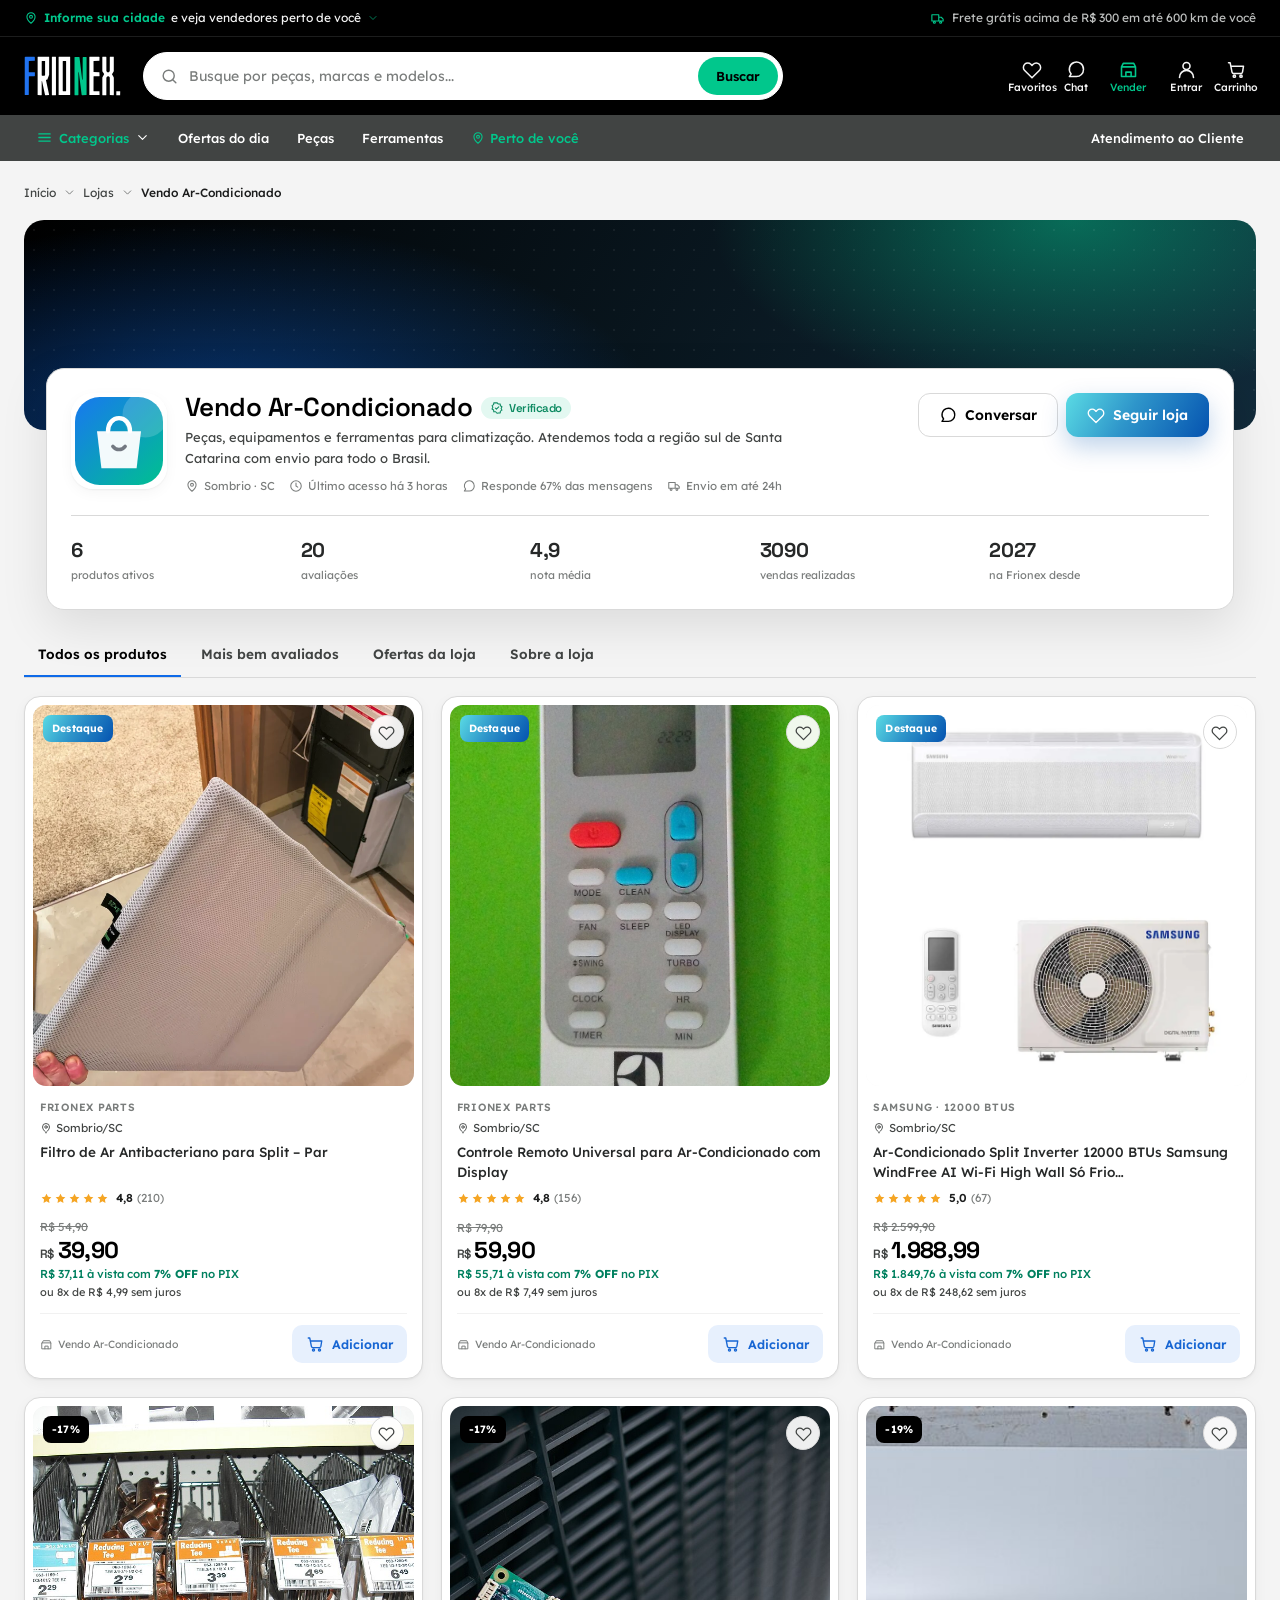
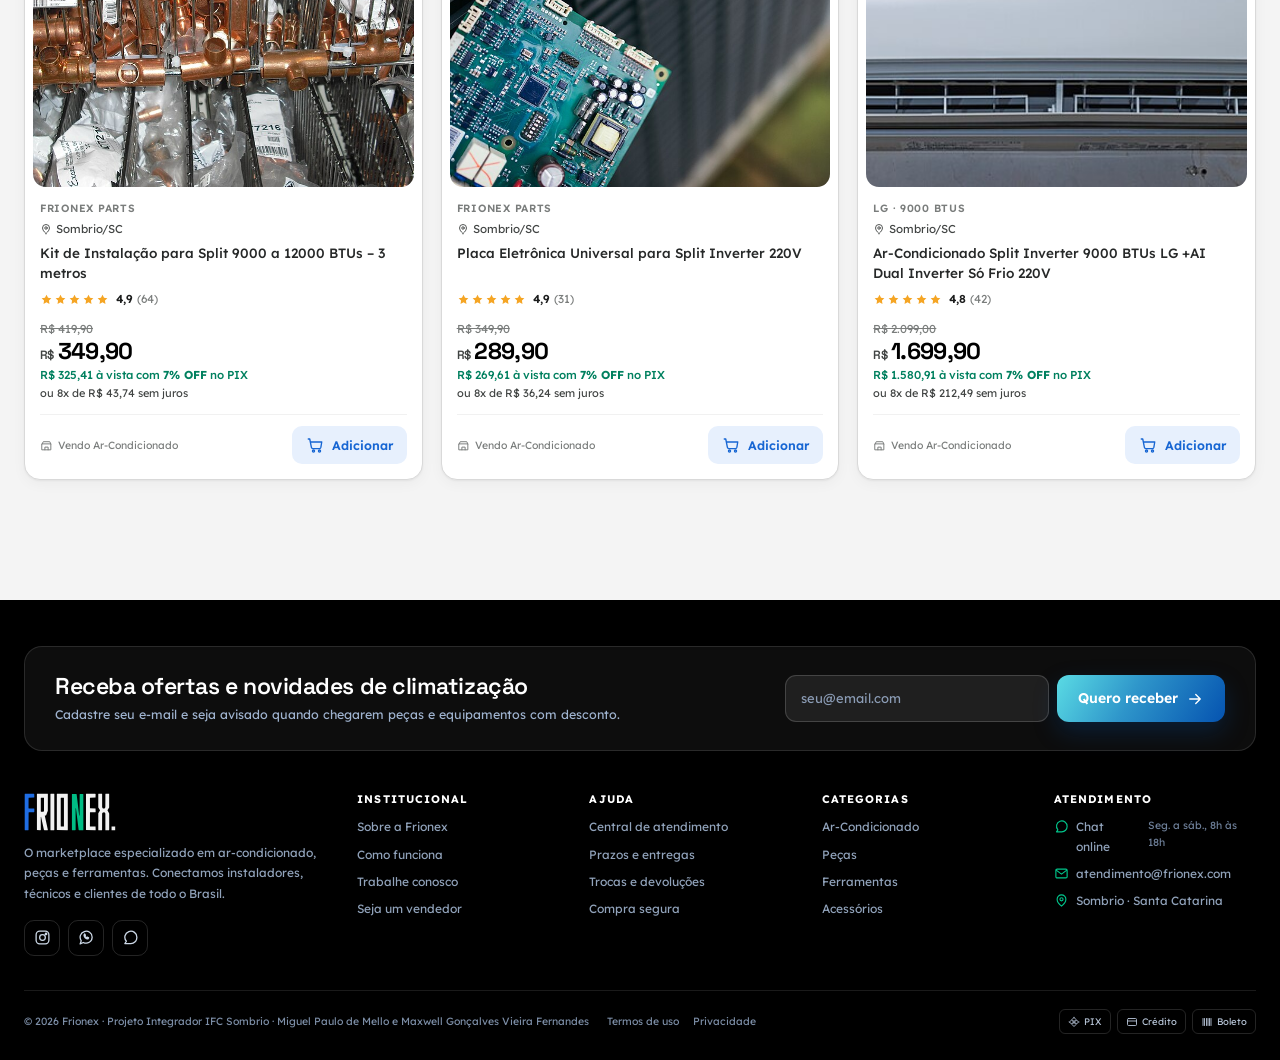
<file: frionex/loja.html>
<!DOCTYPE html>
<html lang="pt-BR">
<head>
  <meta charset="utf-8">
  <meta name="viewport" content="width=device-width, initial-scale=1">
  <title>Loja · Frionex</title>
  <meta name="description" content="Conheça a loja Vendo Ar-Condicionado no marketplace Frionex: equipamentos, peças e ferramentas de climatização com vendedor verificado.">
  <link rel="icon" href="assets/img/favicon.svg" type="image/svg+xml">
  <link rel="preconnect" href="https://fonts.googleapis.com">
  <link rel="preconnect" href="https://fonts.gstatic.com" crossorigin>
  <link rel="stylesheet" href="assets/css/styles.css">
</head>
<body>
  <div id="site-header"></div>

  <main class="page-shell">
    <div class="container">
      <nav class="breadcrumb" aria-label="Você está em">
        <a href="index.html">Início</a>
        <span class="icon-slot" data-icon="chevron"></span>
        <a href="index.html">Lojas</a>
        <span class="icon-slot" data-icon="chevron"></span>
        <span class="current">Vendo Ar-Condicionado</span>
      </nav>

      <div id="storeView">
        <div class="store-cover">
          <span class="store-cover-label">Loja oficial · climatização</span>
        </div>

        <div class="store-head">
          <div class="store-head-top">
            <div class="store-avatar">
              <img src="assets/img/avatar-loja.svg" alt="Logo da loja Vendo Ar-Condicionado">
            </div>
            <div class="store-id">
              <h1>
                Vendo Ar-Condicionado
                <span class="badge-verified"><span class="icon-slot" data-icon="verified"></span> Verificado</span>
              </h1>
              <p>Peças, equipamentos e ferramentas para climatização. Atendemos toda a região sul de Santa Catarina com envio para todo o Brasil.</p>
              <div class="store-meta">
                <span><span class="icon-slot" data-icon="pin"></span> Sombrio · SC</span>
                <span><span class="icon-slot" data-icon="clock"></span> Último acesso há 3 horas</span>
                <span><span class="icon-slot" data-icon="chat"></span> Responde 67% das mensagens</span>
                <span><span class="icon-slot" data-icon="truck"></span> Envio em até 24h</span>
              </div>
            </div>
            <div class="store-actions">
              <button class="btn btn-outline" type="button" data-chat>
                <span class="icon-slot" data-icon="chat"></span> Conversar
              </button>
              <button class="btn btn-grad" type="button" data-follow-store>
                <span class="icon-slot" data-icon="heart"></span> Seguir loja
              </button>
            </div>
          </div>

          <div class="store-stats">
            <div class="store-stat"><strong id="statProdutos">—</strong><span>produtos ativos</span></div>
            <div class="store-stat"><strong id="statAvaliacoes">—</strong><span>avaliações</span></div>
            <div class="store-stat"><strong id="statNota">—</strong><span>nota média</span></div>
            <div class="store-stat"><strong id="statVendidos">—</strong><span>vendas realizadas</span></div>
            <div class="store-stat"><strong>2027</strong><span>na Frionex desde</span></div>
          </div>
        </div>

        <div class="store-tabs" role="tablist" aria-label="Seções da loja">
          <button class="store-tab is-active" type="button" data-store-tab="todos" role="tab">Todos os produtos</button>
          <button class="store-tab" type="button" data-store-tab="avaliados" role="tab">Mais bem avaliados</button>
          <button class="store-tab" type="button" data-store-tab="ofertas" role="tab">Ofertas da loja</button>
          <button class="store-tab" type="button" data-store-tab="sobre" role="tab">Sobre a loja</button>
        </div>

        <div id="storeGridWrap">
          <div class="product-grid" id="storeGrid" aria-live="polite">
            <div class="skeleton" style="height:380px"></div>
            <div class="skeleton" style="height:380px"></div>
            <div class="skeleton" style="height:380px"></div>
            <div class="skeleton" style="height:380px"></div>
          </div>
        </div>

        <div id="storeAbout" hidden>
          <div class="card card-pad" style="margin-top:6px">
            <div class="card-head">
              <div>
                <h2>Sobre a Vendo Ar-Condicionado</h2>
                <p>Especialistas em climatização desde 2027, atendendo instaladores e clientes finais.</p>
              </div>
              <span class="badge-verified"><span class="icon-slot" data-icon="shield"></span> Compra protegida</span>
            </div>
            <div class="product-benefits">
              <div class="benefit"><span class="icon-slot" data-icon="pin"></span><span><strong>Loja física</strong>Rua das Palmeiras, 245 · Centro, Sombrio/SC.</span></div>
              <div class="benefit"><span class="icon-slot" data-icon="clock"></span><span><strong>Atendimento</strong>Segunda a sábado, das 8h às 18h.</span></div>
              <div class="benefit"><span class="icon-slot" data-icon="truck"></span><span><strong>Entregas</strong>Envio para todo o Brasil, com frete grátis acima de R$ 300.</span></div>
              <div class="benefit"><span class="icon-slot" data-icon="shield"></span><span><strong>Garantia</strong>Produtos novos com nota fiscal e garantia de fábrica.</span></div>
            </div>
            <div class="settings-list" style="margin-top:18px">
              <div class="settings-row"><div><strong>Formas de pagamento</strong><span>PIX com 7% de desconto, cartão de crédito em até 8x e boleto.</span></div></div>
              <div class="settings-row"><div><strong>Política de trocas</strong><span>7 dias para devolução por desistência e 90 dias para defeitos de fabricação.</span></div></div>
              <div class="settings-row"><div><strong>Taxa de resposta</strong><span>67% das mensagens respondidas em até 24 horas.</span></div></div>
            </div>
          </div>
        </div>
      </div>
    </div>
  </main>

  <div id="site-footer"></div>

  <script src="assets/js/data.js"></script>
  <script src="assets/js/api.js"></script>
  <script src="assets/js/store.js"></script>
  <script src="assets/js/regiao.js"></script>
  <script src="assets/js/ui.js"></script>
  <script src="assets/js/pages/loja.js"></script>
</body>
</html>
</file>
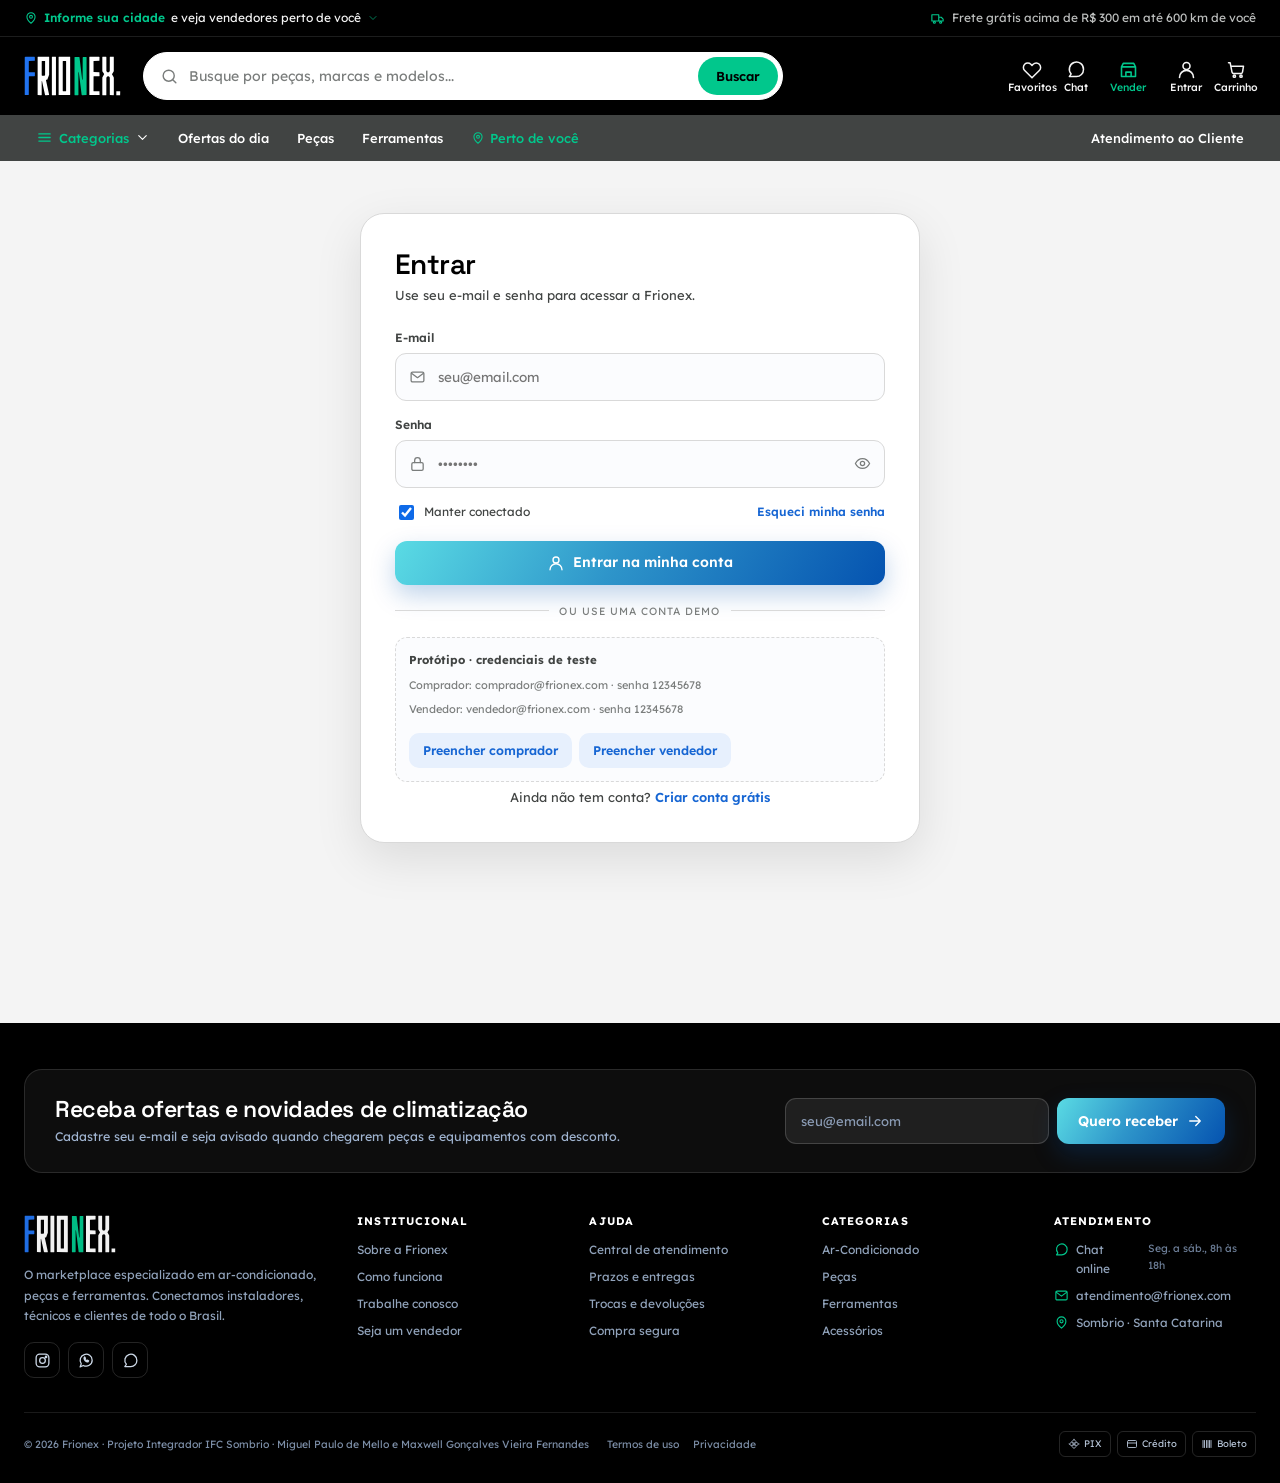
<file: frionex/mensagens.html>
<!DOCTYPE html>
<html lang="pt-BR">
<head>
  <meta charset="utf-8">
  <meta name="viewport" content="width=device-width, initial-scale=1">
  <title>Mensagens · Frionex</title>
  <meta name="description" content="Converse com compradores e vendedores da Frionex.">
  <link rel="icon" href="assets/img/favicon.svg" type="image/svg+xml">
  <link rel="preconnect" href="https://fonts.googleapis.com">
  <link rel="preconnect" href="https://fonts.gstatic.com" crossorigin>
  <link rel="stylesheet" href="assets/css/styles.css">
</head>
<body>
  <div id="site-header"></div>

  <main class="page-shell">
    <div class="container">
      <nav class="breadcrumb" aria-label="Você está em">
        <a href="index.html">Início</a>
        <span class="icon-slot" data-icon="chevron"></span>
        <span class="current">Mensagens</span>
      </nav>

      <div id="chatRoot" class="chat-layout">
        <div class="skeleton" style="height:520px;border-radius:16px;grid-column:1/-1"></div>
      </div>
    </div>
  </main>

  <div id="site-footer"></div>

  <script src="assets/js/data.js"></script>
  <script src="assets/js/api.js"></script>
  <script src="assets/js/store.js"></script>
  <script src="assets/js/regiao.js"></script>
  <script src="assets/js/ui.js"></script>
  <script src="assets/js/pages/mensagens.js"></script>
</body>
</html>
</file>
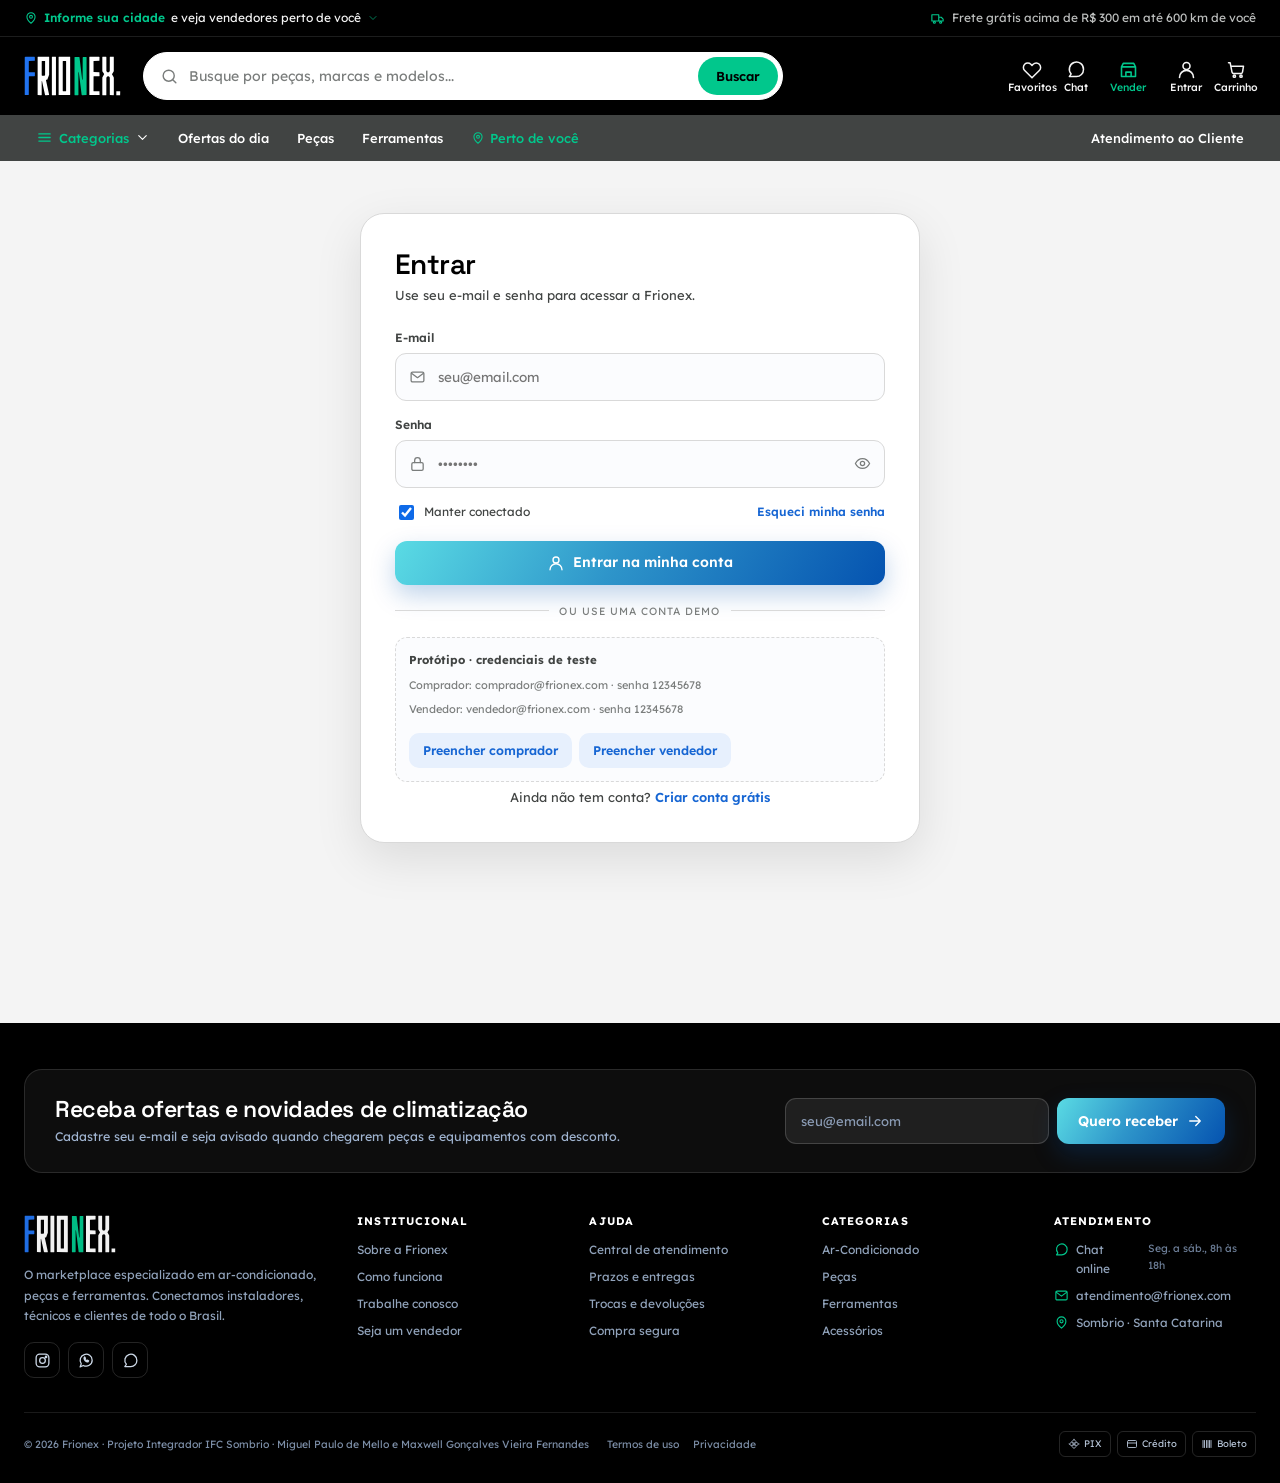
<file: frionex/pedidos.html>
<!DOCTYPE html>
<html lang="pt-BR">
<head>
  <meta charset="utf-8">
  <meta name="viewport" content="width=device-width, initial-scale=1">
  <title>Meus pedidos · Frionex</title>
  <meta name="description" content="Acompanhe seus pedidos, entregas e compre novamente na Frionex.">
  <link rel="icon" href="assets/img/favicon.svg" type="image/svg+xml">
  <link rel="preconnect" href="https://fonts.googleapis.com">
  <link rel="preconnect" href="https://fonts.gstatic.com" crossorigin>
  <link rel="stylesheet" href="assets/css/styles.css">
</head>
<body>
  <div id="site-header"></div>

  <main class="page-shell">
    <div class="container">
      <nav class="breadcrumb" aria-label="Você está em">
        <a href="index.html">Início</a>
        <span class="icon-slot" data-icon="chevron"></span>
        <a href="perfil.html">Minha conta</a>
        <span class="icon-slot" data-icon="chevron"></span>
        <span class="current">Meus pedidos</span>
      </nav>

      <div id="ordersRoot">
        <div class="skeleton" style="height:360px;border-radius:16px"></div>
      </div>
    </div>
  </main>

  <div id="site-footer"></div>

  <script src="assets/js/data.js"></script>
  <script src="assets/js/api.js"></script>
  <script src="assets/js/store.js"></script>
  <script src="assets/js/regiao.js"></script>
  <script src="assets/js/ui.js"></script>
  <script src="assets/js/pages/pedidos.js"></script>
</body>
</html>
</file>
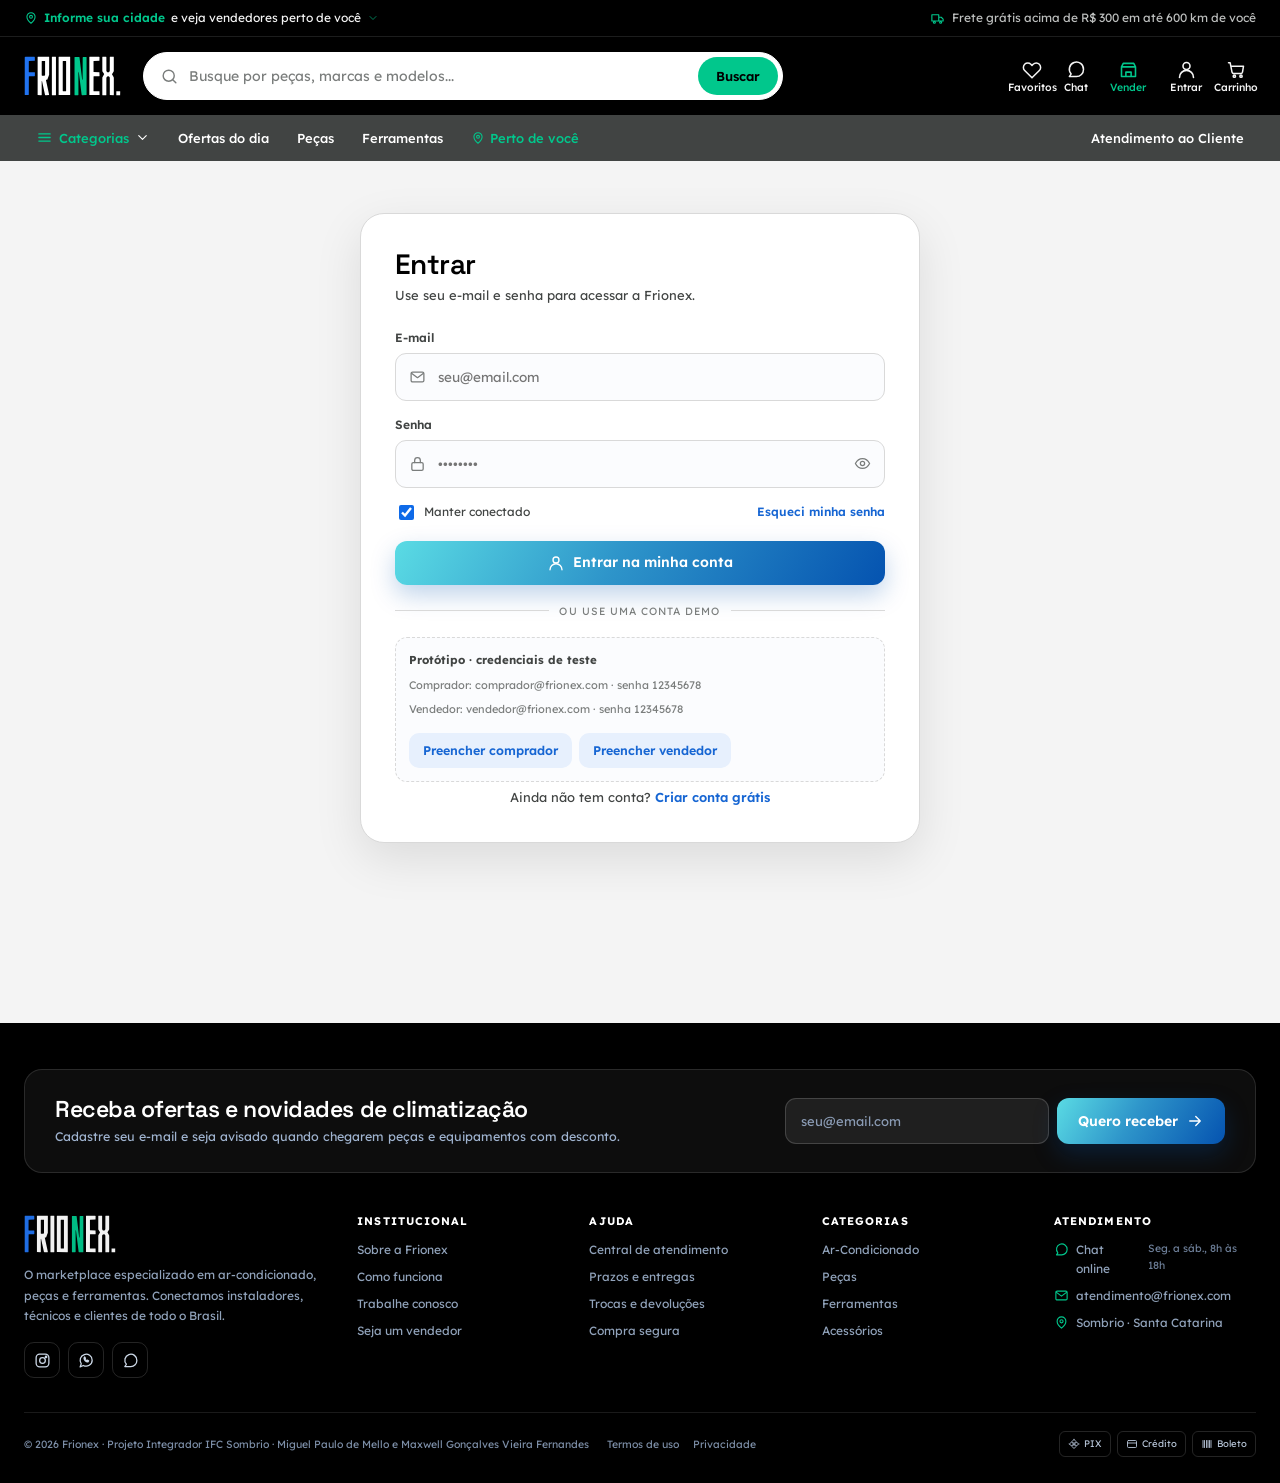
<file: frionex/perfil.html>
<!DOCTYPE html>
<html lang="pt-BR">
<head>
  <meta charset="utf-8">
  <meta name="viewport" content="width=device-width, initial-scale=1">
  <title>Minha conta · Frionex</title>
  <meta name="description" content="Gerencie seus dados, endereços, cartões, preferências e pedidos na Frionex.">
  <link rel="icon" href="assets/img/favicon.svg" type="image/svg+xml">
  <link rel="preconnect" href="https://fonts.googleapis.com">
  <link rel="preconnect" href="https://fonts.gstatic.com" crossorigin>
  <link rel="stylesheet" href="assets/css/styles.css">
</head>
<body>
  <div id="site-header"></div>

  <main class="page-shell">
    <div class="container">
      <nav class="breadcrumb" aria-label="Você está em">
        <a href="index.html">Início</a>
        <span class="icon-slot" data-icon="chevron"></span>
        <span class="current">Minha conta</span>
      </nav>

      <div id="profileRoot">
        <div class="skeleton" style="height:420px;border-radius:16px"></div>
      </div>
    </div>
  </main>

  <div id="site-footer"></div>

  <script src="assets/js/data.js"></script>
  <script src="assets/js/api.js"></script>
  <script src="assets/js/store.js"></script>
  <script src="assets/js/regiao.js"></script>
  <script src="assets/js/ui.js"></script>
  <script src="assets/js/pages/perfil.js"></script>
</body>
</html>
</file>
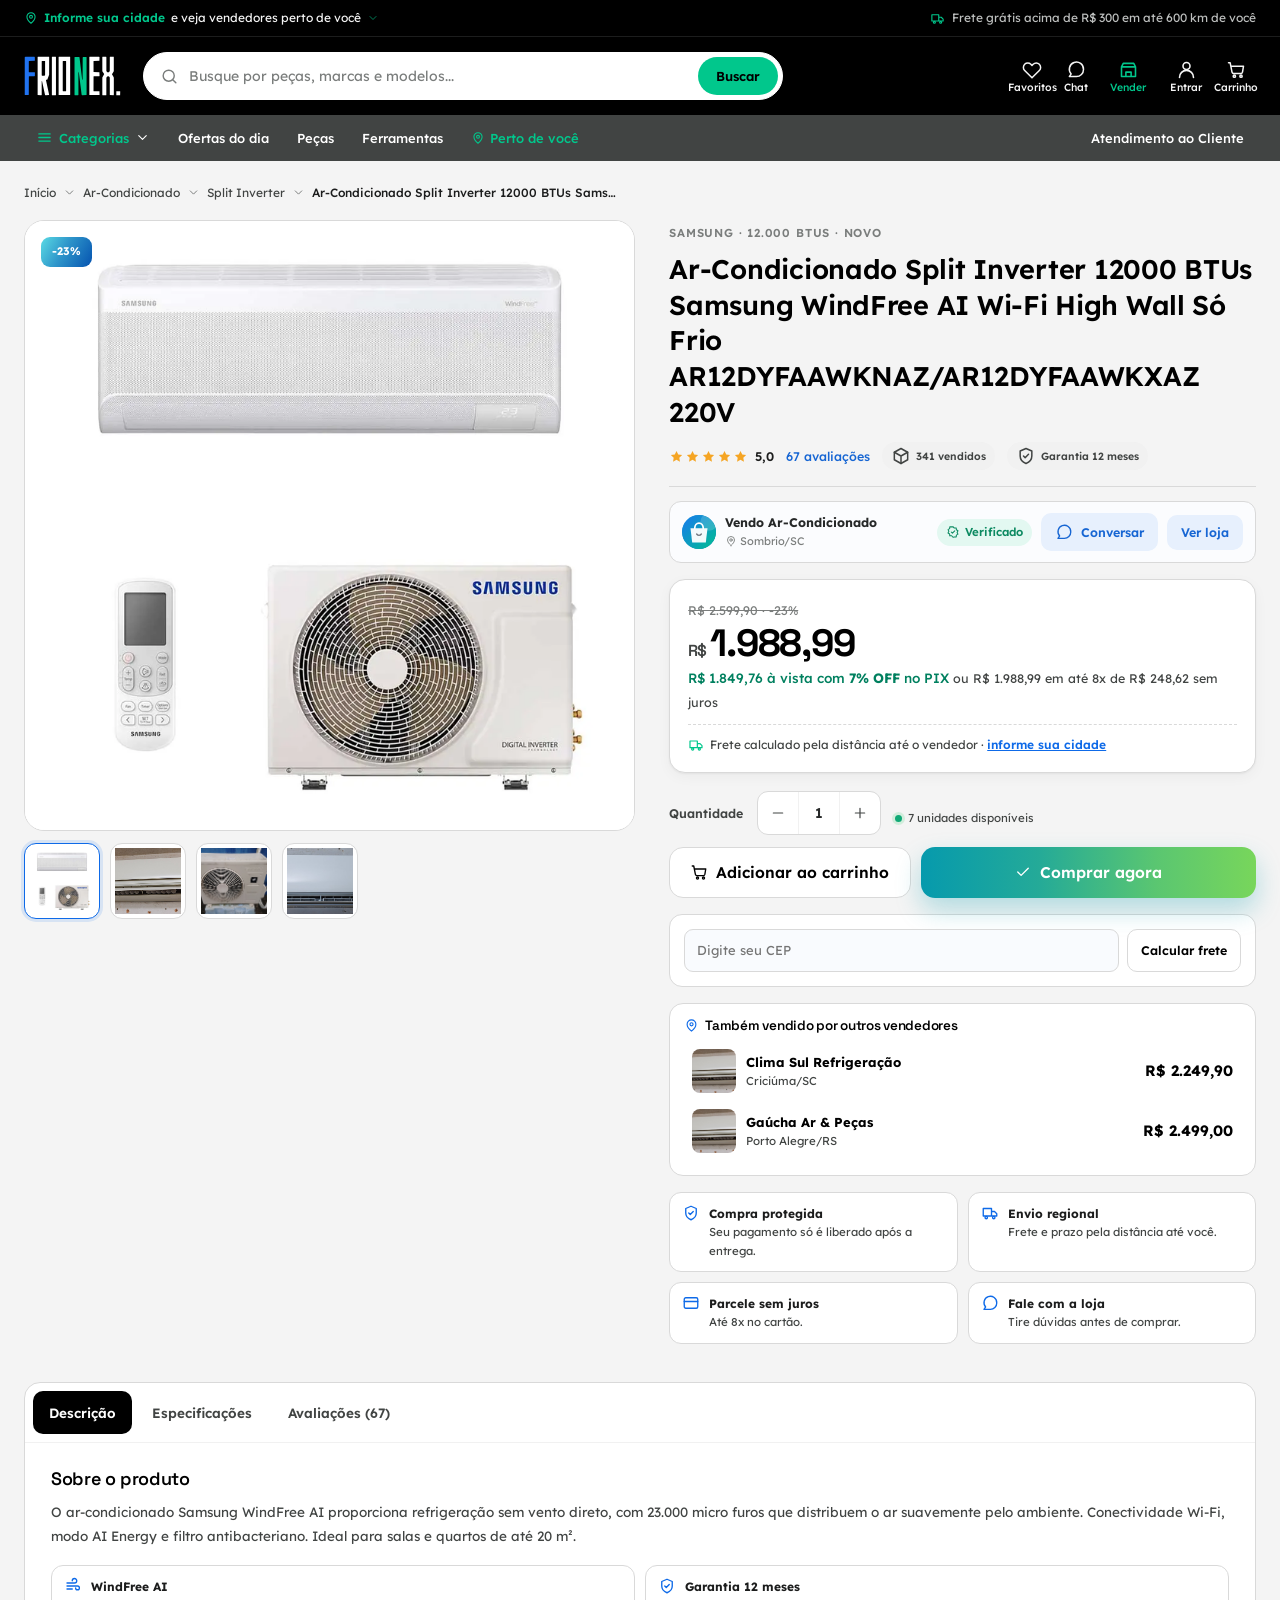
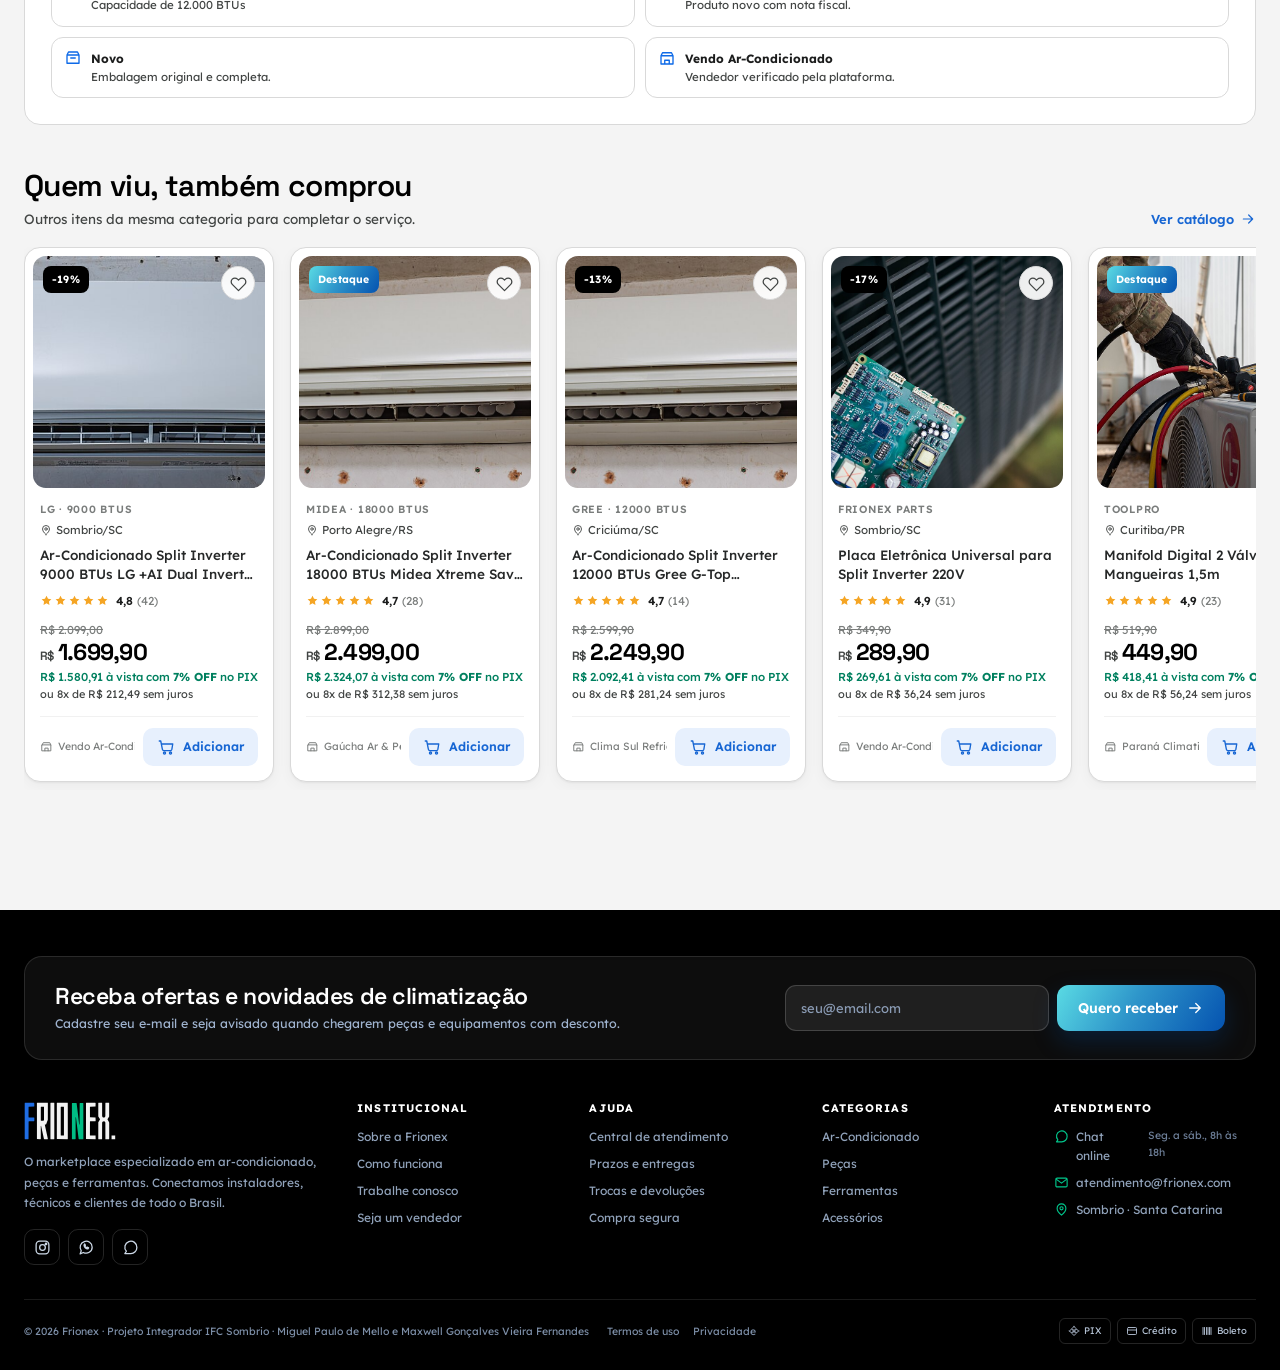
<file: frionex/produto.html>
<!DOCTYPE html>
<html lang="pt-BR">
<head>
  <meta charset="utf-8">
  <meta name="viewport" content="width=device-width, initial-scale=1">
  <title>Produto · Frionex</title>
  <meta name="description" content="Detalhes do produto, avaliações e condições de compra na Frionex.">
  <link rel="icon" href="assets/img/favicon.svg" type="image/svg+xml">
  <link rel="preconnect" href="https://fonts.googleapis.com">
  <link rel="preconnect" href="https://fonts.gstatic.com" crossorigin>
  <link rel="stylesheet" href="assets/css/styles.css">
</head>
<body>
  <div id="site-header"></div>

  <main class="page-shell">
    <div class="container">
      <nav class="breadcrumb" id="breadcrumb" aria-label="Você está em"></nav>

      <div class="product-detail" id="productDetail">
        <div class="skeleton" style="aspect-ratio:1/1;border-radius:20px"></div>
        <div>
          <div class="skeleton" style="height:18px;width:40%"></div>
          <div class="skeleton" style="height:32px;margin-top:14px"></div>
          <div class="skeleton" style="height:32px;width:70%;margin-top:8px"></div>
          <div class="skeleton" style="height:130px;margin-top:22px"></div>
        </div>
      </div>

      <div class="tabs-card" id="tabsCard" hidden></div>

      <section class="section" id="relatedSection" hidden>
        <div class="section-head">
          <div>
            <h2>Quem viu, também comprou</h2>
            <p>Outros itens da mesma categoria para completar o serviço.</p>
          </div>
          <a class="section-link" href="index.html">Ver catálogo <span data-icon="arrow"></span></a>
        </div>
        <div class="rail" id="relatedRail"></div>
      </section>
    </div>
  </main>

  <div id="site-footer"></div>

  <script src="assets/js/data.js"></script>
  <script src="assets/js/api.js"></script>
  <script src="assets/js/store.js"></script>
  <script src="assets/js/regiao.js"></script>
  <script src="assets/js/ui.js"></script>
  <script src="assets/js/pages/produto.js"></script>
</body>
</html>
</file>
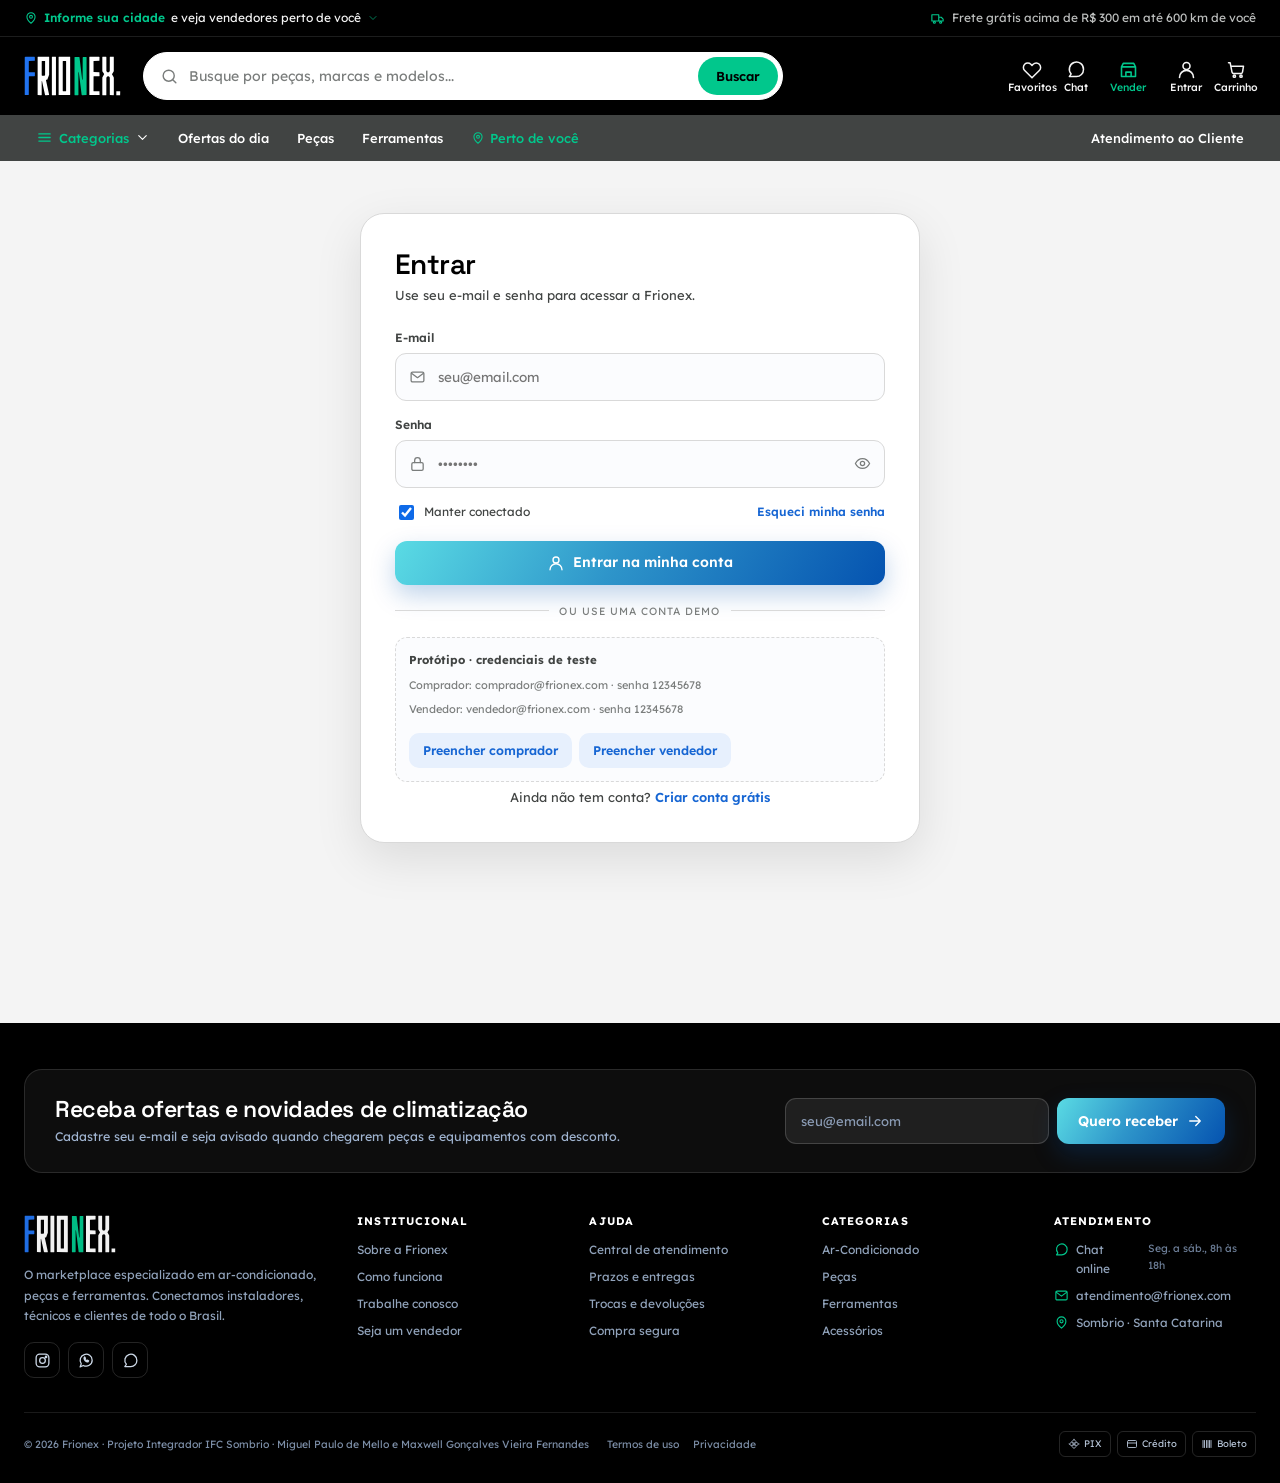
<file: frionex/vender.html>
<!DOCTYPE html>
<html lang="pt-BR">
<head>
  <meta charset="utf-8">
  <meta name="viewport" content="width=device-width, initial-scale=1">
  <title>Painel do vendedor · Frionex</title>
  <meta name="description" content="Anuncie, edite e acompanhe os seus produtos na Frionex.">
  <link rel="icon" href="assets/img/favicon.svg" type="image/svg+xml">
  <link rel="preconnect" href="https://fonts.googleapis.com">
  <link rel="preconnect" href="https://fonts.gstatic.com" crossorigin>
  <link rel="stylesheet" href="assets/css/styles.css">
</head>
<body>
  <div id="site-header"></div>

  <main class="page-shell">
    <div class="container">
      <nav class="breadcrumb" aria-label="Você está em">
        <a href="index.html">Início</a>
        <span class="icon-slot" data-icon="chevron"></span>
        <span class="current">Painel do vendedor</span>
      </nav>

      <div id="sellerRoot">
        <div class="skeleton" style="height:360px;border-radius:16px"></div>
      </div>
    </div>
  </main>

  <div id="site-footer"></div>

  <script src="assets/js/data.js"></script>
  <script src="assets/js/api.js"></script>
  <script src="assets/js/store.js"></script>
  <script src="assets/js/regiao.js"></script>
  <script src="assets/js/ui.js"></script>
  <script src="assets/js/pages/vender.js"></script>
</body>
</html>
</file>
<file: frionex/assets/css/styles.css>
@import url('https://fonts.googleapis.com/css2?family=Lexend+Deca:wght@300;400;500;600;700&family=Space+Grotesk:wght@500;600;700&display=swap');

/* =========================================================
   FRIONEX · Design System
   ========================================================= */
:root {
  --ink: #000000;
  --ink-2: #1c1d1d;
  --text: #262828;
  --muted: #414443;
  --muted-2: #7a7d7c;
  --line: #d9d9d9;
  --line-2: #f1f1f1;
  --bg: #f4f4f4;
  --surface: #ffffff;
  --blue: #0e6ae8;
  --blue-dark: #1766d3;
  --blue-soft: #e7f0fd;
  --teal: #01c78c;
  --teal-soft: #e3f8f1;
  --green: #10a976;
  --amber: #f59e0b;
  --danger: #e5484d;
  --grad: linear-gradient(120deg, #5adbe4 0%, #2e95ca 45%, #0553b0 100%);
  --grad-soft: linear-gradient(120deg, #e7f0fd 0%, #e3f8f1 100%);
  --buy-grad: linear-gradient(90deg, #069aad 0%, #24aa98 35%, #5ac671 70%, #78d65b 100%);
  --nav: #414443;
  --radius: 16px;
  --radius-sm: 12px;
  --radius-lg: 24px;
  --shadow-sm: 0 1px 2px rgba(0, 0, 0, .05), 0 4px 14px rgba(0, 0, 0, .04);
  --shadow: 0 16px 48px rgba(0, 0, 0, .10);
  --shadow-lg: 0 30px 80px rgba(0, 0, 0, .16);
  --container: 1240px;
  --font-body: 'Lexend Deca', 'Segoe UI', system-ui, -apple-system, sans-serif;
  --font-display: 'Space Grotesk', 'Lexend Deca', 'Segoe UI', sans-serif;
  --header-offset: 118px;
}

*, *::before, *::after { box-sizing: border-box; }

html { scroll-behavior: smooth; }

body {
  margin: 0;
  background: var(--bg);
  color: var(--text);
  font-family: var(--font-body);
  font-size: 15px;
  line-height: 1.6;
  -webkit-font-smoothing: antialiased;
}

body.has-modal { overflow: hidden; }

img, svg { max-width: 100%; }
img { display: block; }

a { color: inherit; text-decoration: none; }
button { font: inherit; color: inherit; cursor: pointer; }
input, select, textarea { font: inherit; color: inherit; }
fieldset { border: 0; padding: 0; margin: 0; }
h1, h2, h3, h4 {
  margin: 0;
  font-family: var(--font-display);
  font-weight: 600;
  line-height: 1.15;
  letter-spacing: -.02em;
  color: var(--ink);
}
p { margin: 0; }
ul, ol { margin: 0; padding: 0; list-style: none; }
hr { border: 0; border-top: 1px solid var(--line); margin: 0; }

:focus-visible {
  outline: 2px solid var(--blue);
  outline-offset: 3px;
  border-radius: 6px;
}

::selection { background: rgba(14, 106, 232, .18); }

.container {
  width: min(calc(100% - 48px), var(--container));
  margin-inline: auto;
}

.icon { width: 20px; height: 20px; flex: 0 0 auto; }
.icon-sm { width: 16px; height: 16px; }
.icon-slot { display: inline-flex; align-items: center; justify-content: center; }

.sr-only {
  position: absolute; width: 1px; height: 1px; padding: 0; margin: -1px;
  overflow: hidden; clip: rect(0, 0, 0, 0); white-space: nowrap; border: 0;
}
[hidden] { display: none !important; }

.text-muted { color: var(--muted); }
.text-grad {
  background: var(--grad);
  -webkit-background-clip: text;
  background-clip: text;
  color: transparent;
}

/* ---------- botões ---------- */
.btn {
  display: inline-flex;
  align-items: center;
  justify-content: center;
  gap: 8px;
  padding: 12px 20px;
  border: 1px solid transparent;
  border-radius: 12px;
  background: transparent;
  color: var(--ink);
  font-weight: 600;
  font-size: 14px;
  line-height: 1.2;
  white-space: nowrap;
  transition: transform .18s ease, box-shadow .18s ease, background .18s ease, border-color .18s ease;
}
.btn:hover { transform: translateY(-1px); }
.btn:active { transform: translateY(0); }
.btn:disabled { opacity: .55; cursor: not-allowed; transform: none; }
.btn .icon { width: 18px; height: 18px; }

.btn-grad { background: var(--grad); color: #fff; box-shadow: 0 10px 24px rgba(14, 106, 232, .28); }
.btn-grad:hover { box-shadow: 0 14px 30px rgba(1, 199, 140, .30); }
.btn-primary { background: var(--blue); color: #fff; box-shadow: 0 8px 20px rgba(14, 106, 232, .25); }
.btn-primary:hover { background: var(--blue-dark); }
.btn-buy { background: var(--buy-grad); color: #fff; box-shadow: 0 12px 26px rgba(24, 168, 168, .30); }
.btn-dark { background: var(--ink); color: #fff; }
.btn-dark:hover { background: #16233a; }
.btn-soft { background: var(--blue-soft); color: var(--blue-dark); }
.btn-soft:hover { background: #dbe9ff; }
.btn-outline { border-color: var(--line); background: #fff; }
.btn-outline:hover { border-color: var(--blue); color: var(--blue-dark); }
.btn-ghost { color: var(--muted); }
.btn-ghost:hover { background: var(--line-2); color: var(--ink); }
.btn-danger-ghost { color: var(--danger); }
.btn-danger-ghost:hover { background: #fdecec; }
.btn-sm { padding: 9px 13px; font-size: 12.5px; border-radius: 10px; }
.btn-lg { padding: 15px 26px; font-size: 15.5px; border-radius: 14px; }
.btn-block { width: 100%; }
.btn-link { color: var(--blue-dark); font-weight: 600; display: inline-flex; align-items: center; gap: 6px; }
.btn-link:hover { text-decoration: underline; }

.icon-btn {
  display: inline-flex;
  align-items: center;
  justify-content: center;
  width: 40px;
  height: 40px;
  border: 0;
  border-radius: 11px;
  background: transparent;
  color: var(--ink-2);
  transition: background .18s ease, color .18s ease;
}
.icon-btn:hover { background: var(--line-2); color: var(--blue-dark); }

/* ---------- chips / badges ---------- */
.chip {
  display: inline-flex;
  align-items: center;
  gap: 6px;
  padding: 6px 11px;
  border: 1px solid var(--line);
  border-radius: 999px;
  background: #fff;
  font-size: 12px;
  font-weight: 500;
  color: var(--muted);
}
.chip .icon { width: 14px; height: 14px; }
.chip.is-active { background: var(--ink); border-color: var(--ink); color: #fff; }

.badge-verified {
  display: inline-flex;
  align-items: center;
  gap: 5px;
  padding: 4px 9px;
  border-radius: 999px;
  background: var(--teal-soft);
  color: #0c8a61;
  font-size: 11.5px;
  font-weight: 600;
  white-space: nowrap;
}
.badge-verified .icon { width: 14px; height: 14px; }

/* =========================================================
   HEADER
   ========================================================= */
.top-strip {
  background: radial-gradient(1200px 120px at 20% 0%, rgba(14, 106, 232, .35), transparent 70%), var(--ink);
  color: #d7e6ff;
  font-size: 12px;
}
.top-strip-inner {
  display: flex;
  align-items: center;
  justify-content: space-between;
  gap: 16px;
  min-height: 36px;
}
.top-strip-inner > span { display: inline-flex; align-items: center; gap: 7px; }
.top-strip-inner .icon { width: 15px; height: 15px; color: var(--teal); }
.top-strip-right { color: #9fb3cf; }

.site-header {
  position: sticky;
  top: 0;
  z-index: 50;
  background: rgba(255, 255, 255, .94);
  backdrop-filter: blur(14px);
  border-bottom: 1px solid var(--line);
}
.header-top {
  display: flex;
  align-items: center;
  gap: 22px;
  min-height: 78px;
}
.brand { display: inline-flex; align-items: center; flex: 0 0 auto; }
.brand-logo { height: 36px; width: auto; }
.menu-toggle { display: none; }

.search {
  position: relative;
  display: flex;
  align-items: center;
  gap: 8px;
  flex: 1;
  max-width: 640px;
  min-height: 46px;
  padding: 4px 4px 4px 16px;
  border: 1.5px solid var(--line);
  border-radius: 999px;
  background: #f7f9fc;
  color: var(--muted-2);
  transition: border-color .18s ease, box-shadow .18s ease, background .18s ease;
}
.search:focus-within {
  border-color: rgba(14, 106, 232, .6);
  background: #fff;
  box-shadow: 0 0 0 4px rgba(14, 106, 232, .10);
}
.search .icon { width: 19px; height: 19px; }
.search input {
  flex: 1;
  min-width: 0;
  height: 38px;
  border: 0;
  background: transparent;
  outline: none;
  font-size: 14px;
  color: var(--text);
}
.search input::placeholder { color: var(--muted-2); }
.search input::-webkit-search-cancel-button { cursor: pointer; }
.search-btn {
  height: 38px;
  padding: 0 18px;
  border: 0;
  border-radius: 999px;
  background: var(--grad);
  color: #fff;
  font-weight: 600;
  font-size: 13px;
}
.search-btn:hover { filter: brightness(1.05); }

.header-actions {
  display: flex;
  align-items: center;
  gap: 4px;
  margin-left: auto;
}
.header-action {
  position: relative;
  display: inline-flex;
  flex-direction: column;
  align-items: center;
  gap: 1px;
  padding: 7px 10px;
  border: 0;
  border-radius: 10px;
  background: transparent;
  color: var(--muted);
  font-size: 10.5px;
  font-weight: 500;
  line-height: 1.2;
  transition: background .18s ease, color .18s ease;
}
.header-action:hover { background: var(--line-2); color: var(--blue-dark); }
.header-action .icon { width: 21px; height: 21px; }
.sell-link { color: #0c8a61; }
.login-link { color: var(--ink-2); }
.mini-badge {
  position: absolute;
  top: 1px;
  right: 4px;
  min-width: 17px;
  height: 17px;
  padding: 0 5px;
  border-radius: 999px;
  background: var(--grad);
  color: #fff;
  font-size: 10px;
  font-weight: 700;
  line-height: 17px;
  text-align: center;
  box-shadow: 0 0 0 2px #fff;
}
.account-menu { position: relative; }
.account-btn {
  display: flex;
  align-items: center;
  gap: 7px;
  padding: 4px 10px 4px 4px;
  border: 1px solid var(--line);
  border-radius: 999px;
  background: #fff;
  font-size: 12.5px;
  font-weight: 600;
  color: var(--ink-2);
}
.account-btn:hover { border-color: rgba(14, 106, 232, .5); }
.account-btn .chevron { width: 15px; height: 15px; color: var(--muted); }
.avatar {
  display: inline-flex;
  align-items: center;
  justify-content: center;
  width: 42px;
  height: 42px;
  border-radius: 50%;
  background: var(--grad);
  color: #fff;
  font-family: var(--font-display);
  font-weight: 700;
  font-size: 14px;
  letter-spacing: .02em;
  flex: 0 0 auto;
  overflow: hidden;
}
.avatar img { width: 100%; height: 100%; object-fit: cover; }
.avatar-sm { width: 30px; height: 30px; font-size: 11px; }
.avatar-lg { width: 64px; height: 64px; font-size: 20px; }
.avatar-xl { width: 88px; height: 88px; font-size: 28px; border: 4px solid #fff; box-shadow: var(--shadow-sm); }

.account-dropdown {
  position: absolute;
  top: calc(100% + 10px);
  right: 0;
  z-index: 60;
  width: 236px;
  padding: 8px;
  border: 1px solid var(--line);
  border-radius: 14px;
  background: #fff;
  box-shadow: var(--shadow);
  opacity: 0;
  visibility: hidden;
  transform: translateY(-6px);
  transition: .18s ease;
}
.account-menu.is-open .account-dropdown { opacity: 1; visibility: visible; transform: none; }
.account-dropdown-head {
  display: flex;
  flex-direction: column;
  gap: 1px;
  padding: 10px 12px 12px;
  border-bottom: 1px solid var(--line-2);
  margin-bottom: 6px;
}
.account-dropdown-head strong { font-size: 13.5px; }
.account-dropdown-head span { font-size: 11.5px; color: var(--muted-2); overflow: hidden; text-overflow: ellipsis; }
.account-dropdown a, .account-dropdown button {
  display: flex;
  align-items: center;
  gap: 9px;
  width: 100%;
  padding: 10px 12px;
  border: 0;
  border-radius: 9px;
  background: transparent;
  font-size: 13px;
  color: var(--text);
  text-align: left;
}
.account-dropdown a:hover, .account-dropdown button:hover { background: var(--blue-soft); color: var(--blue-dark); }
.account-dropdown .icon { width: 17px; height: 17px; }

.header-nav {
  border-top: 1px solid var(--line-2);
  background: #fff;
}
.nav-inner {
  display: flex;
  align-items: center;
  gap: 4px;
  min-height: 46px;
}
.nav-link {
  display: inline-flex;
  align-items: center;
  gap: 6px;
  padding: 9px 12px;
  border: 0;
  border-radius: 9px;
  background: transparent;
  font-size: 13.5px;
  font-weight: 500;
  color: var(--ink-2);
  white-space: nowrap;
}
.nav-link:hover { background: var(--line-2); color: var(--blue-dark); }
.nav-link .chevron { width: 15px; height: 15px; color: var(--muted); }
.nav-link .menu-ico { width: 17px; height: 17px; }
.nav-link-help { margin-left: auto; color: var(--muted); }
.nav-dropdown { position: relative; }
.nav-dropdown-panel {
  position: absolute;
  top: calc(100% + 6px);
  left: 0;
  z-index: 55;
  display: grid;
  grid-template-columns: 1fr 1fr;
  gap: 4px;
  width: 460px;
  padding: 10px;
  border: 1px solid var(--line);
  border-radius: 16px;
  background: #fff;
  box-shadow: var(--shadow);
  opacity: 0;
  visibility: hidden;
  transform: translateY(-6px);
  transition: .18s ease;
}
.nav-dropdown.is-open .nav-dropdown-panel { opacity: 1; visibility: visible; transform: none; }
.nav-dropdown-panel a {
  display: flex;
  gap: 11px;
  align-items: flex-start;
  padding: 11px;
  border-radius: 11px;
}
.nav-dropdown-panel a:hover { background: var(--blue-soft); }
.cat-ico {
  display: inline-flex;
  align-items: center;
  justify-content: center;
  width: 38px;
  height: 38px;
  border-radius: 10px;
  background: var(--grad-soft);
  color: var(--blue-dark);
  flex: 0 0 auto;
}
.cat-ico .icon { width: 19px; height: 19px; }
.nav-dropdown-panel strong { display: block; font-size: 13px; }
.nav-dropdown-panel small { display: block; margin-top: 2px; font-size: 11px; color: var(--muted-2); line-height: 1.35; }

/* mobile drawer */
.mobile-drawer {
  position: fixed;
  inset: 0 auto 0 0;
  z-index: 90;
  display: none;
  flex-direction: column;
  width: min(340px, 88vw);
  padding: 18px;
  background: #fff;
  box-shadow: var(--shadow-lg);
  transform: translateX(-105%);
  transition: transform .26s ease;
  overflow-y: auto;
}
.mobile-drawer-head { display: flex; align-items: center; justify-content: space-between; margin-bottom: 16px; }
.mobile-search { margin-bottom: 14px; }
.mobile-search .search { max-width: none; }
.mobile-search .search-btn { display: none; }
.mobile-nav { display: flex; flex-direction: column; gap: 2px; }
.mobile-nav a {
  display: flex;
  align-items: center;
  gap: 10px;
  padding: 11px 12px;
  border-radius: 10px;
  font-size: 14px;
  font-weight: 500;
  color: var(--ink-2);
}
.mobile-nav a:hover { background: var(--line-2); }
.mobile-nav .icon { width: 18px; height: 18px; color: var(--muted); }
.mobile-label {
  padding: 14px 12px 5px;
  font-size: 10.5px;
  font-weight: 700;
  letter-spacing: .12em;
  text-transform: uppercase;
  color: var(--muted-2);
}
.drawer-scrim {
  position: fixed;
  inset: 0;
  z-index: 85;
  background: rgba(0, 0, 0, .45);
  opacity: 0;
  visibility: hidden;
  transition: .22s ease;
}
body.menu-open .mobile-drawer { transform: none; }
body.menu-open .drawer-scrim { opacity: 1; visibility: visible; }

/* =========================================================
   HERO / HOME
   ========================================================= */
main { min-height: 60vh; }

.hero {
  position: relative;
  margin: 26px auto 0;
  border-radius: var(--radius-lg);
  overflow: hidden;
  background: radial-gradient(900px 500px at 88% 8%, rgba(1, 199, 140, .35), transparent 60%),
              radial-gradient(700px 500px at 20% 100%, rgba(14, 106, 232, .38), transparent 65%),
              linear-gradient(135deg, #000000 0%, #0a1a33 55%, #0b2a2a 100%);
  color: #fff;
  box-shadow: var(--shadow-lg);
}
.hero::after {
  content: "";
  position: absolute;
  inset: 0;
  background-image: radial-gradient(rgba(255, 255, 255, .10) 1px, transparent 1px);
  background-size: 22px 22px;
  mask-image: linear-gradient(90deg, transparent 40%, #000);
  pointer-events: none;
}
.hero-slide {
  display: none;
  grid-template-columns: 1.1fr .9fr;
  align-items: center;
  gap: 26px;
  min-height: 380px;
  padding: 48px 52px;
  position: relative;
  z-index: 1;
}
.hero-slide.is-active { display: grid; animation: heroIn .5s ease both; }
@keyframes heroIn { from { opacity: 0; transform: translateY(8px); } to { opacity: 1; transform: none; } }
.hero-copy { max-width: 560px; }
.hero-eyebrow {
  display: inline-flex;
  align-items: center;
  gap: 7px;
  padding: 6px 12px;
  border: 1px solid rgba(255, 255, 255, .18);
  border-radius: 999px;
  background: rgba(255, 255, 255, .08);
  color: #b9f6e5;
  font-size: 11.5px;
  font-weight: 600;
  letter-spacing: .06em;
  text-transform: uppercase;
}
.hero-eyebrow .icon { width: 14px; height: 14px; }
.hero h1 {
  margin: 16px 0 12px;
  color: #fff;
  font-size: clamp(30px, 4vw, 48px);
  line-height: 1.06;
  letter-spacing: -.035em;
}
.hero h1 em { font-style: normal; background: linear-gradient(120deg, #5adbe4, #01c78c); -webkit-background-clip: text; background-clip: text; color: transparent; }
.hero p { max-width: 460px; color: #b9c6da; font-size: 15px; }
.hero-actions { display: flex; flex-wrap: wrap; gap: 10px; margin-top: 24px; }
.hero-stats { display: flex; gap: 26px; margin-top: 30px; }
.hero-stat strong { display: block; font-family: var(--font-display); font-size: 20px; letter-spacing: -.02em; }
.hero-stat span { font-size: 11.5px; color: #92a3bd; }
.hero-media { display: flex; justify-content: center; align-items: center; position: relative; }
.hero-media-inner {
  position: relative;
  width: 100%;
  max-width: 380px;
  aspect-ratio: 1 / 1;
  display: grid;
  place-items: center;
  border-radius: 28px;
  background: radial-gradient(circle at 50% 40%, #fff, #f4f4f4 70%);
  box-shadow: 0 30px 80px rgba(0, 0, 0, .35);
  transform: rotate(-3deg);
}
.hero-media img { width: 88%; height: 88%; object-fit: contain; }
.hero-tag {
  position: absolute;
  right: -14px;
  bottom: 26px;
  display: flex;
  align-items: center;
  gap: 8px;
  padding: 10px 14px;
  border-radius: 14px;
  background: #fff;
  color: var(--ink);
  font-size: 12px;
  font-weight: 600;
  box-shadow: var(--shadow);
}
.hero-tag .icon { color: var(--teal); }
.hero-dots { position: absolute; left: 52px; bottom: 22px; z-index: 3; display: flex; gap: 7px; }
.hero-dots button {
  width: 26px;
  height: 5px;
  border: 0;
  border-radius: 99px;
  background: rgba(255, 255, 255, .25);
  padding: 0;
  transition: .2s ease;
}
.hero-dots button.is-active { width: 42px; background: linear-gradient(90deg, #5adbe4, #01c78c); }
.hero-arrow {
  position: absolute;
  top: 50%;
  z-index: 3;
  transform: translateY(-50%);
  width: 38px;
  height: 38px;
  display: grid;
  place-items: center;
  border: 1px solid rgba(255, 255, 255, .2);
  border-radius: 50%;
  background: rgba(0, 0, 0, .35);
  color: #fff;
  backdrop-filter: blur(6px);
}
.hero-arrow:hover { background: rgba(0, 0, 0, .65); }
.hero-arrow .icon { width: 18px; height: 18px; }
.hero-prev { left: 14px; }
.hero-next { right: 14px; }

/* quick categories */
.quick-cats {
  display: grid;
  grid-template-columns: repeat(4, 1fr);
  gap: 14px;
  margin-top: 24px;
}
.quick-cat {
  display: flex;
  align-items: center;
  gap: 13px;
  padding: 16px 18px;
  border: 1px solid var(--line);
  border-radius: var(--radius);
  background: #fff;
  box-shadow: var(--shadow-sm);
  transition: transform .2s ease, box-shadow .2s ease, border-color .2s ease;
}
.quick-cat:hover { transform: translateY(-3px); box-shadow: var(--shadow); border-color: rgba(14, 106, 232, .28); }
.quick-cat-ico {
  display: grid;
  place-items: center;
  width: 46px;
  height: 46px;
  border-radius: 13px;
  background: var(--grad-soft);
  color: var(--blue-dark);
  flex: 0 0 auto;
}
.quick-cat-ico .icon { width: 22px; height: 22px; }
.quick-cat strong { display: block; font-size: 14px; }
.quick-cat small { display: block; color: var(--muted-2); font-size: 11.5px; }

/* section heading */
.section { margin-top: 44px; }
.section-head {
  display: flex;
  align-items: flex-end;
  justify-content: space-between;
  gap: 18px;
  margin-bottom: 18px;
}
.section-head h2 { font-size: clamp(22px, 2.6vw, 30px); }
.section-head p { margin-top: 4px; color: var(--muted); font-size: 13.5px; }
.section-link { display: inline-flex; align-items: center; gap: 6px; font-size: 13px; font-weight: 600; color: var(--blue-dark); white-space: nowrap; }
.section-link .icon { width: 16px; height: 16px; }

/* shop layout */
.shop-layout {
  display: grid;
  grid-template-columns: 262px 1fr;
  gap: 26px;
  align-items: start;
  margin-top: 8px;
}
.filters-card {
  position: sticky;
  top: calc(var(--header-offset) + 18px);
  padding: 20px;
  border: 1px solid var(--line);
  border-radius: var(--radius);
  background: #fff;
  box-shadow: var(--shadow-sm);
}
.filters-head {
  display: flex;
  align-items: center;
  justify-content: space-between;
  gap: 10px;
  margin-bottom: 4px;
}
.filters-head h2 { display: flex; align-items: center; gap: 8px; font-size: 16px; }
.filters-head h2 .icon { width: 18px; height: 18px; color: var(--blue); }
.filters-clear { font-size: 11.5px; font-weight: 600; color: var(--blue-dark); background: none; border: 0; padding: 4px; }
.filters-clear:hover { text-decoration: underline; }
.filter-group { padding: 15px 0; border-bottom: 1px solid var(--line-2); }
.filter-group:last-of-type { border-bottom: 0; }
.filter-group h3 {
  margin-bottom: 9px;
  font-family: var(--font-body);
  font-size: 12px;
  font-weight: 700;
  letter-spacing: .09em;
  text-transform: uppercase;
  color: var(--muted);
}
.filter-option {
  display: flex;
  align-items: center;
  gap: 8px;
  padding: 4px 0;
  font-size: 13px;
  color: var(--text);
  cursor: pointer;
}
.filter-option input { width: 16px; height: 16px; accent-color: var(--blue); cursor: pointer; }
.filter-option:hover { color: var(--blue-dark); }
.filter-option .count { margin-left: auto; font-size: 11px; color: var(--muted-2); }
.price-range { display: flex; align-items: center; gap: 8px; }
.price-range input {
  width: 100%;
  min-width: 0;
  padding: 9px 11px;
  border: 1px solid var(--line);
  border-radius: 9px;
  background: #f9fbfe;
  font-size: 12.5px;
}
.price-range span { color: var(--muted-2); font-size: 12px; }
.filters-apply { margin-top: 10px; width: 100%; }
.filters-toggle { display: none; }

.shop-main { min-width: 0; }
.shop-toolbar {
  display: flex;
  align-items: center;
  justify-content: space-between;
  gap: 14px;
  margin-bottom: 16px;
}
.shop-title { font-size: 21px; }
.shop-count { margin-top: 3px; color: var(--muted); font-size: 12.5px; }
.sort-control { display: flex; align-items: center; gap: 8px; font-size: 12.5px; color: var(--muted); }
.sort-control select {
  padding: 9px 32px 9px 12px;
  border: 1px solid var(--line);
  border-radius: 10px;
  background: #fff;
  font-size: 13px;
  font-weight: 500;
  color: var(--ink-2);
  cursor: pointer;
}
.active-filters { display: flex; flex-wrap: wrap; gap: 7px; margin-bottom: 14px; }
.active-filter {
  display: inline-flex;
  align-items: center;
  gap: 5px;
  padding: 5px 9px;
  border-radius: 999px;
  background: var(--blue-soft);
  color: var(--blue-dark);
  font-size: 11.5px;
  font-weight: 500;
}
.active-filter button { border: 0; background: none; padding: 0; display: inline-flex; color: inherit; }
.active-filter .icon { width: 13px; height: 13px; }

/* product grid */
.product-grid {
  display: grid;
  grid-template-columns: repeat(3, minmax(0, 1fr));
  gap: 18px;
}
.product-grid.cols-4 { grid-template-columns: repeat(4, minmax(0, 1fr)); }
.product-card {
  position: relative;
  display: flex;
  flex-direction: column;
  min-width: 0;
  border: 1px solid var(--line);
  border-radius: var(--radius);
  background: #fff;
  overflow: hidden;
  box-shadow: var(--shadow-sm);
  transition: transform .22s ease, box-shadow .22s ease, border-color .22s ease;
}
.product-card:hover { transform: translateY(-4px); box-shadow: var(--shadow); border-color: rgba(14, 106, 232, .22); }
.product-media {
  position: relative;
  aspect-ratio: 1 / 1;
  margin: 8px 8px 0;
  border-radius: 13px;
  background: linear-gradient(160deg, #f4f4f4, #f1f1f1);
  overflow: hidden;
}
.product-media img {
  width: 100%;
  height: 100%;
  object-fit: contain;
  transition: transform .35s ease;
}
.product-card:hover .product-media img { transform: scale(1.045); }
.product-badge {
  position: absolute;
  top: 10px;
  left: 10px;
  z-index: 2;
  padding: 5px 9px;
  border-radius: 8px;
  color: #fff;
  font-size: 10.5px;
  font-weight: 700;
  letter-spacing: .02em;
}
.product-badge.is-featured { background: var(--grad); }
.product-badge.is-off { background: #000000; }
.fav-btn {
  position: absolute;
  top: 10px;
  right: 10px;
  z-index: 2;
  display: grid;
  place-items: center;
  width: 34px;
  height: 34px;
  border: 1px solid var(--line);
  border-radius: 50%;
  background: rgba(255, 255, 255, .92);
  color: var(--muted);
  backdrop-filter: blur(4px);
  transition: .18s ease;
}
.fav-btn:hover { color: var(--danger); border-color: #f6c9cb; }
.fav-btn.is-active { color: var(--danger); background: #fff0f0; border-color: #f6c9cb; }
.fav-btn.is-active .icon { fill: currentColor; }
.fav-btn .icon { width: 17px; height: 17px; }
.product-body { display: flex; flex-direction: column; flex: 1; padding: 13px 15px 15px; }
.product-brand {
  font-size: 10.5px;
  font-weight: 600;
  letter-spacing: .07em;
  text-transform: uppercase;
  color: var(--muted-2);
}
.product-title {
  margin: 5px 0 7px;
  min-height: 40px;
  font-family: var(--font-body);
  font-size: 13.5px;
  font-weight: 500;
  line-height: 1.45;
  letter-spacing: 0;
  color: var(--text);
  display: -webkit-box;
  -webkit-line-clamp: 2;
  -webkit-box-orient: vertical;
  overflow: hidden;
}
.product-title a:hover { color: var(--blue-dark); }
.rating { display: flex; align-items: center; gap: 4px; font-size: 11.5px; color: var(--muted); }
.stars { display: inline-flex; gap: 1px; }
.star { width: 13px; height: 13px; fill: #d7dde8; }
.star.is-filled { fill: #f5a524; }
.rating-value { margin-left: 3px; font-weight: 600; color: var(--ink-2); }
.rating-count { color: var(--muted-2); }
.price-block { display: flex; flex-direction: column; margin: 11px 0 12px; }
.price-old { font-size: 11.5px; color: var(--muted-2); text-decoration: line-through; }
.price-main {
  display: flex;
  align-items: baseline;
  gap: 4px;
  font-family: var(--font-display);
  font-size: 23px;
  font-weight: 700;
  letter-spacing: -.03em;
  color: var(--ink);
  line-height: 1.15;
}
.price-main > span { font-size: 12px; font-weight: 600; color: var(--muted); }
.price-pix { margin-top: 2px; font-size: 11.5px; color: #00805f; font-weight: 500; }
.price-pix strong { font-weight: 700; }
.price-installments { font-size: 11px; color: var(--muted); }
.product-foot {
  display: flex;
  align-items: center;
  justify-content: space-between;
  gap: 8px;
  margin-top: auto;
  padding-top: 11px;
  border-top: 1px solid var(--line-2);
}
.product-seller {
  display: inline-flex;
  align-items: center;
  gap: 5px;
  min-width: 0;
  font-size: 10.5px;
  color: var(--muted-2);
  white-space: nowrap;
  overflow: hidden;
  text-overflow: ellipsis;
}
.product-seller .icon { width: 13px; height: 13px; flex: 0 0 auto; }
.product-foot .btn { flex: 0 0 auto; }

/* empty state */
.empty-state {
  display: flex;
  flex-direction: column;
  align-items: center;
  gap: 10px;
  padding: 56px 20px;
  border: 1px dashed var(--line);
  border-radius: var(--radius);
  background: #fff;
  text-align: center;
}
.empty-state .empty-ico {
  display: grid;
  place-items: center;
  width: 64px;
  height: 64px;
  border-radius: 50%;
  background: var(--grad-soft);
  color: var(--blue-dark);
}
.empty-state .empty-ico .icon { width: 28px; height: 28px; }
.empty-state h3 { font-size: 18px; }
.empty-state p { max-width: 380px; color: var(--muted); font-size: 13.5px; }

/* perks */
.perks {
  display: grid;
  grid-template-columns: repeat(3, 1fr);
  gap: 14px;
  margin-top: 34px;
}
.perk {
  display: flex;
  gap: 13px;
  padding: 18px;
  border: 1px solid var(--line);
  border-radius: var(--radius);
  background: #fff;
}
.perk-ico {
  display: grid;
  place-items: center;
  width: 42px;
  height: 42px;
  border-radius: 12px;
  background: var(--grad-soft);
  color: var(--blue-dark);
  flex: 0 0 auto;
}
.perk-ico .icon { width: 21px; height: 21px; }
.perk strong { display: block; font-size: 13.5px; }
.perk span { display: block; margin-top: 2px; font-size: 11.5px; color: var(--muted); }

/* rail */
.rail {
  display: flex;
  gap: 16px;
  overflow-x: auto;
  padding-bottom: 8px;
  scroll-snap-type: x mandatory;
  scrollbar-width: thin;
}
.rail > * { flex: 0 0 250px; scroll-snap-align: start; }

/* =========================================================
   PÁGINA DE PRODUTO
   ========================================================= */
.page-shell { padding: 22px 0 60px; }
.breadcrumb {
  display: flex;
  align-items: center;
  gap: 7px;
  margin-bottom: 18px;
  font-size: 12px;
  color: var(--muted);
}
.breadcrumb a:hover { color: var(--blue-dark); }
.breadcrumb .icon { width: 13px; height: 13px; color: var(--muted-2); }
.breadcrumb .current { color: var(--ink-2); font-weight: 500; }

.product-detail {
  display: grid;
  grid-template-columns: minmax(0, 1fr) minmax(0, .96fr);
  gap: 34px;
  align-items: start;
}
.gallery { min-width: 0; }
.gallery-main {
  position: relative;
  aspect-ratio: 1 / 1;
  border: 1px solid var(--line);
  border-radius: 20px;
  background: linear-gradient(160deg, #f4f4f4, #f1f1f1);
  overflow: hidden;
}
.gallery-main img { width: 100%; height: 100%; object-fit: contain; }
.gallery-tag {
  position: absolute;
  top: 16px;
  left: 16px;
  padding: 6px 11px;
  border-radius: 9px;
  background: var(--grad);
  color: #fff;
  font-size: 11px;
  font-weight: 700;
}
.gallery-thumbs { display: flex; gap: 10px; margin-top: 12px; flex-wrap: wrap; }
.gallery-thumb {
  width: 76px;
  height: 76px;
  padding: 4px;
  border: 1.5px solid var(--line);
  border-radius: 12px;
  background: #fff;
  overflow: hidden;
  transition: .18s ease;
}
.gallery-thumb img { width: 100%; height: 100%; object-fit: contain; }
.gallery-thumb.is-active, .gallery-thumb:hover { border-color: var(--blue); box-shadow: 0 0 0 3px rgba(14, 106, 232, .12); }

.product-info { min-width: 0; }
.product-info .product-brand { font-size: 11.5px; }
.product-info h1 {
  margin: 8px 0 12px;
  font-family: var(--font-body);
  font-size: clamp(21px, 2.4vw, 27px);
  font-weight: 600;
  line-height: 1.32;
  letter-spacing: -.01em;
  color: var(--ink);
}
.product-meta { display: flex; align-items: center; flex-wrap: wrap; gap: 12px; padding-bottom: 16px; border-bottom: 1px solid var(--line); }
.product-meta .rating { font-size: 12.5px; }
.product-meta .rating .star { width: 15px; height: 15px; }
.meta-link { font-size: 12.5px; color: var(--blue-dark); font-weight: 500; }
.meta-link:hover { text-decoration: underline; }
.seller-inline {
  display: flex;
  align-items: center;
  gap: 9px;
  margin: 14px 0;
  padding: 10px 12px;
  border: 1px solid var(--line);
  border-radius: 12px;
  background: #fbfcfe;
  font-size: 12.5px;
}
.seller-inline .avatar { width: 34px; height: 34px; font-size: 12px; }
.seller-inline strong { display: block; font-size: 12.5px; }
.seller-inline small { color: var(--muted-2); font-size: 11px; }
.seller-inline .badge-verified { margin-left: auto; }
.price-box {
  margin-top: 16px;
  padding: 18px;
  border: 1px solid var(--line);
  border-radius: 16px;
  background: #fff;
  box-shadow: var(--shadow-sm);
}
.price-box .price-old { font-size: 12.5px; }
.price-box .price-main { font-size: 38px; }
.price-box .price-main > span { font-size: 16px; }
.price-box .price-pix { margin-top: 6px; font-size: 13.5px; }
.price-box .price-installments { margin-top: 2px; font-size: 12.5px; }
.price-extra {
  display: flex;
  align-items: center;
  gap: 7px;
  margin-top: 10px;
  padding-top: 10px;
  border-top: 1px dashed var(--line);
  font-size: 12px;
  color: var(--muted);
}
.price-extra .icon { width: 16px; height: 16px; color: var(--teal); }

.qty-row { display: flex; align-items: center; gap: 14px; margin: 18px 0 12px; }
.qty-label { font-size: 12.5px; font-weight: 600; color: var(--muted); }
.qty {
  display: inline-flex;
  align-items: center;
  border: 1px solid var(--line);
  border-radius: 11px;
  background: #fff;
  overflow: hidden;
}
.qty button {
  display: grid;
  place-items: center;
  width: 40px;
  height: 42px;
  border: 0;
  background: transparent;
  color: var(--muted);
}
.qty button:hover { background: var(--line-2); color: var(--ink); }
.qty button .icon { width: 16px; height: 16px; }
.qty input {
  width: 42px;
  height: 42px;
  border: 0;
  border-inline: 1px solid var(--line-2);
  background: #fff;
  text-align: center;
  font-weight: 600;
  font-size: 14px;
  outline: none;
}
.buy-row { display: flex; gap: 10px; }
.buy-row .btn { flex: 1; }
.buy-row .btn-buy { flex: 1.5; }
.stock-note { display: flex; align-items: center; gap: 6px; margin-top: 10px; font-size: 11.5px; color: var(--muted); }
.stock-dot { width: 7px; height: 7px; border-radius: 50%; background: var(--green); box-shadow: 0 0 0 3px rgba(34, 197, 94, .16); }

.shipping-box {
  display: flex;
  gap: 8px;
  margin-top: 16px;
  padding: 14px;
  border: 1px solid var(--line);
  border-radius: 13px;
  background: #fff;
}
.shipping-box input {
  flex: 1;
  min-width: 0;
  padding: 10px 12px;
  border: 1px solid var(--line);
  border-radius: 9px;
  background: #f9fbfe;
  font-size: 13px;
}
.shipping-result { margin-top: 8px; font-size: 12px; color: var(--muted); }
.shipping-result strong { color: #0c8a61; }

.product-benefits {
  display: grid;
  grid-template-columns: repeat(2, 1fr);
  gap: 10px;
  margin-top: 16px;
}
.benefit {
  display: flex;
  align-items: flex-start;
  gap: 9px;
  padding: 11px 12px;
  border: 1px solid var(--line);
  border-radius: 12px;
  background: #fff;
  font-size: 11.5px;
  color: var(--muted);
}
.benefit .icon { width: 18px; height: 18px; color: var(--blue); flex: 0 0 auto; }
.benefit strong { display: block; font-size: 12px; color: var(--ink-2); }

/* tabs */
.tabs-card {
  margin-top: 38px;
  border: 1px solid var(--line);
  border-radius: var(--radius);
  background: #fff;
  overflow: hidden;
}
.tabs-head { display: flex; gap: 4px; padding: 8px; border-bottom: 1px solid var(--line-2); overflow-x: auto; }
.tab-btn {
  padding: 11px 16px;
  border: 0;
  border-radius: 10px;
  background: transparent;
  font-size: 13.5px;
  font-weight: 600;
  color: var(--muted);
  white-space: nowrap;
}
.tab-btn:hover { background: var(--line-2); color: var(--ink); }
.tab-btn.is-active { background: var(--ink); color: #fff; }
.tab-panel { display: none; padding: 26px; }
.tab-panel.is-active { display: block; }
.tab-panel h3 { margin-bottom: 10px; font-size: 18px; }
.tab-panel p { color: var(--muted); font-size: 13.5px; line-height: 1.75; }
.spec-table { width: 100%; border-collapse: collapse; font-size: 13px; }
.spec-table tr:nth-child(odd) { background: #f8fafd; }
.spec-table th, .spec-table td { padding: 11px 14px; text-align: left; border-bottom: 1px solid var(--line-2); }
.spec-table th { width: 38%; font-weight: 600; color: var(--muted); }

/* reviews */
.reviews-wrap { display: grid; grid-template-columns: 260px 1fr; gap: 30px; }
.reviews-summary { padding-right: 24px; border-right: 1px solid var(--line); }
.reviews-score { font-family: var(--font-display); font-size: 52px; font-weight: 700; line-height: 1; letter-spacing: -.04em; }
.reviews-summary .stars { margin: 8px 0 4px; }
.reviews-summary .stars .star { width: 18px; height: 18px; }
.reviews-summary p { font-size: 12px; color: var(--muted); }
.rating-bars { display: flex; flex-direction: column; gap: 6px; margin-top: 16px; }
.rating-bar { display: grid; grid-template-columns: 28px 1fr 26px; align-items: center; gap: 8px; font-size: 11px; color: var(--muted); }
.bar-track { height: 6px; border-radius: 99px; background: var(--line-2); overflow: hidden; }
.bar-fill { height: 100%; border-radius: inherit; background: linear-gradient(90deg, #f5a524, #f7c948); }
.reviews-list { display: flex; flex-direction: column; gap: 14px; min-width: 0; }
.review-item { padding: 16px; border: 1px solid var(--line); border-radius: 13px; background: #fbfcfe; }
.review-head { display: flex; align-items: center; gap: 9px; margin-bottom: 7px; }
.review-head .avatar { width: 34px; height: 34px; font-size: 12px; }
.review-head strong { font-size: 12.5px; }
.review-head small { display: block; color: var(--muted-2); font-size: 10.5px; }
.review-head .stars { margin-left: auto; }
.review-head .stars .star { width: 13px; height: 13px; }
.review-item p { font-size: 12.5px; color: var(--text); line-height: 1.6; }
.review-form { margin-top: 18px; padding: 18px; border: 1px dashed var(--line); border-radius: 13px; background: #fff; }
.review-form h4 { margin-bottom: 8px; font-size: 14px; }
.star-input { display: flex; gap: 3px; margin: 6px 0 10px; }
.star-input button { border: 0; background: none; padding: 0; color: #d7dde8; }
.star-input button .icon { width: 24px; height: 24px; fill: currentColor; stroke: none; }
.star-input button.is-active { color: #f5a524; }
.star-input button:hover { color: #f5a524; }

/* =========================================================
   LOJA
   ========================================================= */
.store-cover {
  position: relative;
  height: 210px;
  border-radius: 20px;
  overflow: hidden;
  background:
    radial-gradient(600px 300px at 85% 0%, rgba(1, 199, 140, .45), transparent 60%),
    radial-gradient(700px 320px at 15% 100%, rgba(14, 106, 232, .5), transparent 65%),
    linear-gradient(120deg, #000000, #112a3a);
}
.store-cover::after {
  content: "";
  position: absolute;
  inset: 0;
  background-image: radial-gradient(rgba(255, 255, 255, .12) 1px, transparent 1px);
  background-size: 20px 20px;
  opacity: .5;
}
.store-cover-label {
  position: absolute;
  left: 28px;
  bottom: 22px;
  color: #fff;
  font-family: var(--font-display);
  font-size: 13px;
  letter-spacing: .16em;
  text-transform: uppercase;
  opacity: .75;
}
.store-head {
  position: relative;
  z-index: 2;
  margin: -62px 22px 0;
  padding: 24px;
  border: 1px solid var(--line);
  border-radius: 18px;
  background: #fff;
  box-shadow: var(--shadow);
}
.store-head-top { display: flex; align-items: flex-start; gap: 18px; flex-wrap: wrap; }
.store-avatar { width: 96px; height: 96px; border-radius: 22px; overflow: hidden; border: 4px solid #fff; box-shadow: var(--shadow-sm); flex: 0 0 auto; }
.store-avatar img { width: 100%; height: 100%; object-fit: cover; }
.store-id h1 { display: flex; align-items: center; gap: 9px; flex-wrap: wrap; font-size: 26px; }
.store-id p { margin-top: 4px; color: var(--muted); font-size: 13px; max-width: 620px; }
.store-id .store-meta { display: flex; align-items: center; gap: 14px; margin-top: 8px; flex-wrap: wrap; font-size: 11.5px; color: var(--muted-2); }
.store-id .store-meta span { display: inline-flex; align-items: center; gap: 5px; }
.store-id .store-meta .icon { width: 14px; height: 14px; }
.store-actions { display: flex; gap: 8px; margin-left: auto; }
.store-stats {
  display: grid;
  grid-template-columns: repeat(5, 1fr);
  gap: 10px;
  margin-top: 20px;
  padding-top: 18px;
  border-top: 1px solid var(--line);
}
.store-stat { display: flex; flex-direction: column; gap: 1px; }
.store-stat strong { font-family: var(--font-display); font-size: 20px; letter-spacing: -.02em; }
.store-stat span { font-size: 11px; color: var(--muted-2); }
.store-tabs { display: flex; gap: 6px; margin: 22px 0 18px; border-bottom: 1px solid var(--line); }
.store-tab { padding: 11px 14px; border: 0; border-bottom: 2px solid transparent; background: none; font-size: 13.5px; font-weight: 600; color: var(--muted); }
.store-tab.is-active { color: var(--ink); border-bottom-color: var(--blue); }

/* =========================================================
   PERFIL
   ========================================================= */
.profile-layout { display: grid; grid-template-columns: 274px 1fr; gap: 24px; align-items: start; }
.profile-nav {
  position: sticky;
  top: calc(var(--header-offset) + 18px);
  padding: 9px;
  border: 1px solid var(--line);
  border-radius: var(--radius);
  background: #fff;
  box-shadow: var(--shadow-sm);
}
.profile-nav a, .profile-nav button {
  display: flex;
  align-items: center;
  gap: 10px;
  width: 100%;
  padding: 11px 12px;
  border: 0;
  border-radius: 10px;
  background: transparent;
  font-size: 13px;
  font-weight: 500;
  color: var(--muted);
  text-align: left;
}
.profile-nav .icon { width: 18px; height: 18px; }
.profile-nav a:hover, .profile-nav button:hover { background: var(--line-2); color: var(--ink); }
.profile-nav .is-active { background: var(--grad-soft); color: var(--blue-dark); font-weight: 600; }
.profile-nav .nav-sep { height: 1px; margin: 7px 10px; background: var(--line-2); }

.profile-panel { display: none; }
.profile-panel.is-active { display: block; animation: fadeIn .25s ease both; }
@keyframes fadeIn { from { opacity: 0; transform: translateY(5px); } to { opacity: 1; transform: none; } }

.card {
  border: 1px solid var(--line);
  border-radius: var(--radius);
  background: #fff;
  box-shadow: var(--shadow-sm);
}
.card-pad { padding: 24px; }
.card-head { display: flex; align-items: flex-start; justify-content: space-between; gap: 16px; margin-bottom: 18px; }
.card-head h2 { font-size: 19px; }
.card-head p { margin-top: 3px; font-size: 12.5px; color: var(--muted); }

.profile-hero { display: flex; align-items: center; gap: 18px; flex-wrap: wrap; padding-bottom: 20px; margin-bottom: 20px; border-bottom: 1px solid var(--line); }
.profile-hero .avatar { width: 84px; height: 84px; font-size: 26px; }
.profile-hero h2 { display: flex; align-items: center; gap: 9px; flex-wrap: wrap; font-size: 23px; }
.profile-hero p { margin-top: 3px; color: var(--muted); font-size: 12.5px; }
.profile-hero .btn { margin-left: auto; }

.form-grid { display: grid; grid-template-columns: repeat(2, minmax(0, 1fr)); gap: 16px; }
.field { display: flex; flex-direction: column; gap: 6px; min-width: 0; }
.field.full { grid-column: 1 / -1; }
.field label { font-size: 11.5px; font-weight: 600; color: var(--muted); }
.field input, .field select, .field textarea {
  width: 100%;
  padding: 12px 14px;
  border: 1.5px solid var(--line);
  border-radius: 11px;
  background: #fbfcfe;
  font-size: 13.5px;
  color: var(--text);
  transition: border-color .18s ease, box-shadow .18s ease, background .18s ease;
}
.field input:focus, .field select:focus, .field textarea:focus {
  outline: none;
  border-color: rgba(14, 106, 232, .65);
  background: #fff;
  box-shadow: 0 0 0 4px rgba(14, 106, 232, .10);
}
.field input:disabled, .field select:disabled {
  color: var(--muted);
  background: #f3f5f9;
  cursor: not-allowed;
}
.field small { font-size: 10.5px; color: var(--muted-2); }
.field-error { font-size: 11px; color: var(--danger); min-height: 14px; }
.form-actions { display: flex; align-items: center; justify-content: flex-end; gap: 10px; margin-top: 20px; }
.form-actions .btn-save { min-width: 150px; }

.settings-list { display: flex; flex-direction: column; }
.settings-row {
  display: flex;
  align-items: center;
  justify-content: space-between;
  gap: 18px;
  padding: 15px 0;
  border-bottom: 1px solid var(--line-2);
}
.settings-row:last-child { border-bottom: 0; }
.settings-row strong { display: block; font-size: 13px; }
.settings-row span { display: block; margin-top: 2px; font-size: 11.5px; color: var(--muted); }
.switch { position: relative; width: 44px; height: 25px; flex: 0 0 auto; }
.switch input { position: absolute; opacity: 0; width: 100%; height: 100%; margin: 0; cursor: pointer; }
.switch span {
  position: absolute;
  inset: 0;
  border-radius: 99px;
  background: #cfd7e3;
  transition: .2s ease;
  pointer-events: none;
  margin: 0;
}
.switch span::after {
  content: "";
  position: absolute;
  top: 3px;
  left: 3px;
  width: 19px;
  height: 19px;
  border-radius: 50%;
  background: #fff;
  box-shadow: 0 1px 3px rgba(0, 0, 0, .2);
  transition: .2s ease;
}
.switch input:checked + span { background: var(--grad); }
.switch input:checked + span::after { transform: translateX(19px); }

.address-grid, .cards-grid { display: grid; grid-template-columns: repeat(2, minmax(0, 1fr)); gap: 14px; }
.address-card, .payment-card {
  position: relative;
  padding: 18px;
  border: 1px solid var(--line);
  border-radius: 14px;
  background: #fbfcfe;
}
.address-card h3, .payment-card h3 { font-size: 14px; }
.address-card p, .payment-card p { margin-top: 4px; color: var(--muted); font-size: 12px; line-height: 1.55; }
.address-card .card-actions { display: flex; gap: 6px; margin-top: 12px; }
.address-card.is-principal { border-color: rgba(1, 199, 140, .5); background: linear-gradient(180deg, #f4fffb, #fff); }
.payment-card {
  background: linear-gradient(135deg, #000000, #16324a);
  color: #fff;
  border: 0;
  min-height: 150px;
  display: flex;
  flex-direction: column;
  justify-content: space-between;
}
.payment-card p { color: #9fb3cf; }
.payment-card .card-brand { display: flex; justify-content: space-between; align-items: center; font-size: 12px; letter-spacing: .12em; text-transform: uppercase; color: #9fb3cf; }
.payment-card .card-number { font-family: var(--font-display); font-size: 19px; letter-spacing: .14em; margin-top: 18px; }
.payment-card .card-foot { display: flex; justify-content: space-between; font-size: 10.5px; color: #9fb3cf; margin-top: 8px; }
.badge-principal {
  position: absolute;
  top: 12px;
  right: 12px;
  padding: 3px 8px;
  border-radius: 999px;
  background: var(--teal-soft);
  color: #0c8a61;
  font-size: 9.5px;
  font-weight: 700;
  text-transform: uppercase;
  letter-spacing: .06em;
}

/* =========================================================
   AUTH
   ========================================================= */
.auth-page {
  display: grid;
  grid-template-columns: 1fr 1fr;
  gap: 26px;
  align-items: stretch;
  margin: 30px auto 60px;
  min-height: 620px;
}
.auth-aside {
  position: relative;
  display: flex;
  flex-direction: column;
  justify-content: space-between;
  padding: 40px;
  border-radius: var(--radius-lg);
  background:
    radial-gradient(700px 400px at 85% 10%, rgba(1, 199, 140, .45), transparent 60%),
    radial-gradient(600px 420px at 10% 95%, rgba(14, 106, 232, .5), transparent 65%),
    linear-gradient(135deg, #000000, #0a1a33);
  color: #fff;
  overflow: hidden;
}
.auth-aside::before {
  content: "";
  position: absolute;
  inset: 0;
  background-image: radial-gradient(rgba(255, 255, 255, .12) 1px, transparent 1px);
  background-size: 22px 22px;
  opacity: .55;
}
.auth-aside > * { position: relative; z-index: 1; }
.auth-aside .brand-logo { filter: invert(1); height: 34px; }
.auth-aside h1 { margin: 34px 0 12px; color: #fff; font-size: clamp(30px, 3.2vw, 44px); line-height: 1.08; }
.auth-aside p { max-width: 420px; color: #b9c6da; font-size: 14px; }
.auth-list { display: flex; flex-direction: column; gap: 12px; margin-top: 26px; }
.auth-list li { display: flex; align-items: center; gap: 10px; font-size: 13px; color: #dbe6f6; }
.auth-list .auth-check {
  display: grid;
  place-items: center;
  width: 26px;
  height: 26px;
  border-radius: 50%;
  background: rgba(1, 199, 140, .18);
  color: #01c78c;
  flex: 0 0 auto;
}
.auth-list .icon { width: 15px; height: 15px; }
.auth-aside-foot {
  display: flex;
  align-items: center;
  gap: 14px;
  margin-top: 32px;
  padding: 16px;
  border: 1px solid rgba(255, 255, 255, .14);
  border-radius: 14px;
  background: rgba(255, 255, 255, .06);
  backdrop-filter: blur(6px);
}
.auth-aside-foot .avatar { width: 42px; height: 42px; }
.auth-aside-foot strong { display: block; font-size: 12.5px; }
.auth-aside-foot span { display: block; color: #9fb3cf; font-size: 11px; }

.auth-main { display: flex; align-items: center; justify-content: center; }
.auth-card {
  width: 100%;
  max-width: 470px;
  padding: 34px;
  border: 1px solid var(--line);
  border-radius: var(--radius-lg);
  background: #fff;
  box-shadow: var(--shadow);
}
.auth-card h1 { font-size: 28px; }
.auth-card > p { margin-top: 5px; color: var(--muted); font-size: 13px; }
.auth-tabs {
  display: grid;
  grid-template-columns: 1fr 1fr;
  gap: 4px;
  padding: 4px;
  margin: 22px 0 20px;
  border-radius: 12px;
  background: #f1f4f9;
}
.auth-tab {
  padding: 10px;
  border: 0;
  border-radius: 9px;
  background: transparent;
  font-size: 13px;
  font-weight: 600;
  color: var(--muted);
}
.auth-tab.is-active { background: #fff; color: var(--ink); box-shadow: var(--shadow-sm); }
.auth-form { display: flex; flex-direction: column; gap: 14px; }
.auth-form .field label { font-size: 12px; }
.input-wrap { position: relative; }
.input-wrap .icon { position: absolute; left: 13px; top: 50%; transform: translateY(-50%); width: 17px; height: 17px; color: var(--muted-2); pointer-events: none; }
.input-wrap input { padding-left: 40px; }
.input-wrap .toggle-pass { position: absolute; right: 8px; top: 50%; transform: translateY(-50%); }
.input-wrap .toggle-pass .icon { position: static; transform: none; }
.auth-row { display: flex; align-items: center; justify-content: space-between; gap: 10px; font-size: 12px; }
.auth-row label { display: flex; align-items: center; gap: 7px; color: var(--muted); }
.auth-row input { width: 15px; height: 15px; accent-color: var(--blue); }
.auth-row a { color: var(--blue-dark); font-weight: 600; }
.auth-row a:hover { text-decoration: underline; }
.auth-submit { margin-top: 4px; }
.auth-divider { display: flex; align-items: center; gap: 10px; margin: 18px 0; color: var(--muted-2); font-size: 10.5px; text-transform: uppercase; letter-spacing: .1em; }
.auth-divider::before, .auth-divider::after { content: ""; height: 1px; flex: 1; background: var(--line); }
.auth-demo {
  display: flex;
  flex-direction: column;
  gap: 7px;
  padding: 13px;
  border: 1px dashed var(--line);
  border-radius: 12px;
  background: #fbfcfe;
}
.auth-demo strong { font-size: 11.5px; color: var(--muted); }
.auth-demo span { font-size: 11px; color: var(--muted-2); }
.auth-demo .btn { margin-top: 3px; }
.auth-alt { margin-top: 18px; text-align: center; font-size: 12.5px; color: var(--muted); }
.auth-alt a { color: var(--blue-dark); font-weight: 600; }
.auth-alt a:hover { text-decoration: underline; }
.auth-steps { display: flex; gap: 6px; margin-bottom: 20px; }
.auth-step { flex: 1; height: 4px; border-radius: 99px; background: var(--line); }
.auth-step.is-active { background: var(--grad); }
.auth-grid-2 { display: grid; grid-template-columns: 1fr 1fr; gap: 12px; }
.auth-note { font-size: 10.5px; color: var(--muted-2); line-height: 1.5; }
.auth-note a { color: var(--blue-dark); }

/* =========================================================
   CARRINHO / CHECKOUT
   ========================================================= */
.cart-layout { display: grid; grid-template-columns: minmax(0, 1fr) 364px; gap: 24px; align-items: start; }
.cart-list { padding: 8px 22px; }
.cart-item {
  display: grid;
  grid-template-columns: 92px minmax(0, 1fr) auto;
  gap: 16px;
  align-items: center;
  padding: 18px 0;
  border-bottom: 1px solid var(--line-2);
}
.cart-item:last-child { border-bottom: 0; }
.cart-thumb {
  width: 92px;
  height: 92px;
  padding: 5px;
  border: 1px solid var(--line);
  border-radius: 12px;
  background: linear-gradient(160deg, #f4f4f4, #f1f1f1);
}
.cart-thumb img { width: 100%; height: 100%; object-fit: contain; }
.cart-info { min-width: 0; }
.cart-info h3 { font-family: var(--font-body); font-size: 13.5px; font-weight: 500; line-height: 1.45; letter-spacing: 0; }
.cart-info h3 a:hover { color: var(--blue-dark); }
.cart-info .cart-brand { font-size: 10.5px; color: var(--muted-2); text-transform: uppercase; letter-spacing: .06em; }
.cart-info .cart-price { margin-top: 5px; font-family: var(--font-display); font-size: 16px; font-weight: 700; letter-spacing: -.02em; }
.cart-actions { display: flex; align-items: center; gap: 12px; margin-top: 9px; }
.cart-actions .qty button, .cart-actions .qty input { height: 34px; width: 34px; }
.cart-actions .qty input { width: 38px; font-size: 12.5px; }
.cart-remove { display: inline-flex; align-items: center; gap: 4px; border: 0; background: none; font-size: 11px; color: var(--muted); }
.cart-remove:hover { color: var(--danger); }
.cart-remove .icon { width: 14px; height: 14px; }
.cart-total { text-align: right; font-family: var(--font-display); font-size: 17px; font-weight: 700; white-space: nowrap; }

.summary-card {
  position: sticky;
  top: calc(var(--header-offset) + 18px);
  padding: 22px;
  border: 1px solid var(--line);
  border-radius: var(--radius);
  background: #fff;
  box-shadow: var(--shadow-sm);
}
.summary-card h2 { font-size: 17px; margin-bottom: 14px; }
.summary-row { display: flex; justify-content: space-between; gap: 12px; padding: 7px 0; font-size: 12.5px; color: var(--muted); }
.summary-row strong { color: var(--ink-2); font-weight: 600; }
.summary-row.discount strong { color: #0c8a61; }
.summary-total { display: flex; justify-content: space-between; align-items: baseline; gap: 12px; margin-top: 10px; padding-top: 14px; border-top: 1px solid var(--line); }
.summary-total span { font-size: 12.5px; color: var(--muted); }
.summary-total strong { font-family: var(--font-display); font-size: 25px; letter-spacing: -.03em; }
.summary-card .btn { margin-top: 16px; }
.coupon { display: flex; gap: 7px; margin-top: 14px; }
.coupon input { flex: 1; min-width: 0; padding: 10px 12px; border: 1px solid var(--line); border-radius: 9px; background: #f9fbfe; font-size: 12px; }
.summary-note { display: flex; gap: 6px; margin-top: 12px; font-size: 10.5px; color: var(--muted-2); }
.summary-note .icon { width: 14px; height: 14px; flex: 0 0 auto; color: var(--teal); }
.summary-pix { display: flex; align-items: center; justify-content: space-between; gap: 10px; margin-top: 12px; padding: 10px 12px; border-radius: 10px; background: var(--teal-soft); font-size: 11.5px; color: #006d52; }
.summary-pix strong { font-size: 13px; }

/* steps */
.steps { display: flex; align-items: center; gap: 8px; margin: 4px 0 24px; }
.step { display: flex; align-items: center; gap: 8px; font-size: 12px; color: var(--muted-2); font-weight: 500; }
.step-index {
  display: grid;
  place-items: center;
  width: 26px;
  height: 26px;
  border-radius: 50%;
  background: #e7ebf2;
  color: var(--muted);
  font-size: 11px;
  font-weight: 700;
}
.step.is-active { color: var(--ink); }
.step.is-active .step-index { background: var(--grad); color: #fff; }
.step.is-done .step-index { background: var(--teal); color: #fff; }
.step-line { flex: 1; height: 2px; background: var(--line); min-width: 20px; }

.checkout-layout { display: grid; grid-template-columns: minmax(0, 1fr) 360px; gap: 24px; align-items: start; }
.checkout-section { margin-bottom: 16px; }
.checkout-section .card-head { margin-bottom: 14px; }
.option-card {
  display: flex;
  gap: 12px;
  padding: 15px;
  border: 1.5px solid var(--line);
  border-radius: 12px;
  background: #fbfcfe;
  cursor: pointer;
  transition: .18s ease;
}
.option-card + .option-card { margin-top: 10px; }
.option-card:hover { border-color: rgba(14, 106, 232, .4); }
.option-card.is-selected { border-color: var(--blue); background: #f3f8ff; box-shadow: 0 0 0 3px rgba(14, 106, 232, .08); }
.option-card input { margin-top: 2px; width: 17px; height: 17px; accent-color: var(--blue); }
.option-card strong { display: block; font-size: 13px; }
.option-card span { display: block; margin-top: 1px; font-size: 11.5px; color: var(--muted); }
.option-card .option-tag { margin-left: auto; }

/* orders */
.orders-list { display: flex; flex-direction: column; gap: 14px; }
.order-card { overflow: hidden; }
.order-head {
  display: flex;
  align-items: center;
  gap: 16px;
  flex-wrap: wrap;
  padding: 14px 18px;
  border-bottom: 1px solid var(--line-2);
  background: #fbfcfe;
}
.order-head .order-id { font-family: var(--font-display); font-size: 13.5px; font-weight: 700; }
.order-head .order-date { font-size: 11.5px; color: var(--muted); }
.status {
  display: inline-flex;
  align-items: center;
  gap: 5px;
  padding: 4px 9px;
  border-radius: 999px;
  font-size: 10.5px;
  font-weight: 700;
  letter-spacing: .02em;
  white-space: nowrap;
}
.status::before { content: ""; width: 6px; height: 6px; border-radius: 50%; background: currentColor; }
.status-entregue { background: #e8f9ef; color: #067a46; }
.status-enviado { background: #e8f1ff; color: #0b5fd6; }
.status-preparo { background: #fff4e2; color: #a85d00; }
.status-aguardando { background: #fff4e2; color: #a85d00; }
.status-cancelado { background: #fdecec; color: #b42318; }
.order-body { padding: 6px 18px; }
.order-item { display: flex; align-items: center; gap: 12px; padding: 12px 0; border-bottom: 1px solid var(--line-2); }
.order-item:last-child { border-bottom: 0; }
.order-item img { width: 56px; height: 56px; object-fit: contain; border: 1px solid var(--line); border-radius: 9px; background: #f7fafd; padding: 3px; }
.order-item-info { min-width: 0; flex: 1; }
.order-item-info strong { display: block; font-size: 12.5px; font-weight: 500; line-height: 1.4; }
.order-item-info span { font-size: 11px; color: var(--muted); }
.order-item-price { font-family: var(--font-display); font-weight: 700; font-size: 13.5px; white-space: nowrap; }
.order-foot { display: flex; align-items: center; gap: 12px; flex-wrap: wrap; padding: 14px 18px; border-top: 1px solid var(--line-2); background: #fbfcfe; }
.order-foot .order-total { font-size: 12px; color: var(--muted); }
.order-foot .order-total strong { font-family: var(--font-display); font-size: 17px; color: var(--ink); }
.order-foot .order-actions { display: flex; gap: 7px; margin-left: auto; flex-wrap: wrap; }

/* =========================================================
   FOOTER
   ========================================================= */
.site-footer {
  margin-top: 60px;
  background:
    radial-gradient(900px 400px at 15% 0%, rgba(14, 106, 232, .18), transparent 60%),
    radial-gradient(800px 400px at 90% 10%, rgba(1, 199, 140, .12), transparent 60%),
    #000000;
  color: #c3cfdf;
  padding-top: 46px;
}
.footer-cta {
  display: flex;
  align-items: center;
  justify-content: space-between;
  gap: 24px;
  padding: 26px 30px;
  border: 1px solid rgba(255, 255, 255, .12);
  border-radius: 18px;
  background: rgba(255, 255, 255, .05);
  backdrop-filter: blur(8px);
}
.footer-cta h2 { color: #fff; font-size: 23px; }
.footer-cta p { margin-top: 4px; font-size: 12.5px; color: #9fb3cf; }
.newsletter { display: flex; gap: 8px; flex: 0 1 440px; }
.newsletter input {
  flex: 1;
  min-width: 0;
  padding: 12px 15px;
  border: 1px solid rgba(255, 255, 255, .16);
  border-radius: 11px;
  background: rgba(255, 255, 255, .08);
  color: #fff;
  font-size: 13px;
}
.newsletter input::placeholder { color: #8b9cb5; }
.newsletter .btn { flex: 0 0 auto; }
.footer-grid {
  display: grid;
  grid-template-columns: 1.5fr repeat(4, 1fr);
  gap: 30px;
  padding: 42px 0 34px;
}
.footer-brand p { margin-top: 12px; max-width: 300px; font-size: 12px; line-height: 1.7; color: #91a3bb; }
.footer-logo { height: 32px; width: auto; opacity: .95; }
.footer-socials { display: flex; gap: 8px; margin-top: 16px; }
.footer-socials a {
  display: grid;
  place-items: center;
  width: 36px;
  height: 36px;
  border: 1px solid rgba(255, 255, 255, .14);
  border-radius: 10px;
  color: #cdd9e8;
}
.footer-socials a:hover { background: rgba(255, 255, 255, .1); color: #fff; }
.footer-socials .icon { width: 17px; height: 17px; }
.footer-col h3 { margin-bottom: 12px; color: #fff; font-family: var(--font-body); font-size: 11px; font-weight: 700; letter-spacing: .1em; text-transform: uppercase; }
.footer-col a, .footer-info { display: block; margin-bottom: 8px; font-size: 12px; color: #91a3bb; }
.footer-col a:hover { color: #fff; }
.footer-info { display: flex; align-items: flex-start; gap: 7px; }
.footer-info .icon { width: 15px; height: 15px; margin-top: 2px; color: var(--teal); flex: 0 0 auto; }
.footer-info small { color: #6f819b; font-size: 10.5px; }
.footer-bottom {
  display: flex;
  align-items: center;
  gap: 18px;
  flex-wrap: wrap;
  padding: 18px 0 26px;
  border-top: 1px solid rgba(255, 255, 255, .1);
  font-size: 10.5px;
  color: #7d8fa8;
}
.footer-legal { display: flex; gap: 14px; }
.footer-legal a:hover { color: #fff; }
.payment-badges { display: flex; gap: 6px; margin-left: auto; }
.payment-badges span {
  display: inline-flex;
  align-items: center;
  gap: 4px;
  padding: 4px 8px;
  border: 1px solid rgba(255, 255, 255, .14);
  border-radius: 6px;
  font-size: 9.5px;
  color: #b7c5d8;
}
.payment-badges .icon { width: 12px; height: 12px; }

/* =========================================================
   TOAST / MODAL
   ========================================================= */
.toast-root {
  position: fixed;
  right: 22px;
  bottom: 22px;
  z-index: 120;
  display: flex;
  flex-direction: column;
  gap: 10px;
  max-width: min(380px, calc(100vw - 32px));
}
.toast {
  display: flex;
  align-items: flex-start;
  gap: 10px;
  padding: 13px 14px;
  border-left: 4px solid var(--teal);
  border-radius: 12px;
  background: #101b2e;
  color: #e7eef8;
  box-shadow: var(--shadow-lg);
  transform: translateY(14px);
  opacity: 0;
  transition: .24s ease;
}
.toast.is-visible { transform: none; opacity: 1; }
.toast-ico { display: grid; place-items: center; width: 22px; height: 22px; border-radius: 50%; background: rgba(1, 199, 140, .16); color: #01c78c; flex: 0 0 auto; }
.toast-ico .icon { width: 14px; height: 14px; }
.toast-msg { flex: 1; font-size: 12px; line-height: 1.5; }
.toast-close { border: 0; background: none; color: #8b9cb5; padding: 0; display: grid; place-items: center; }
.toast-close .icon { width: 14px; height: 14px; }
.toast-error { border-left-color: var(--danger); }
.toast-error .toast-ico { background: rgba(229, 72, 77, .16); color: #ff9a9e; }
.toast-info { border-left-color: var(--blue); }
.toast-info .toast-ico { background: rgba(14, 106, 232, .16); color: #8ec0ff; }

.modal-root { position: fixed; inset: 0; z-index: 110; display: grid; place-items: center; padding: 20px; opacity: 0; transition: .2s ease; }
.modal-root.is-visible { opacity: 1; }
.modal-scrim { position: absolute; inset: 0; background: rgba(0, 0, 0, .55); backdrop-filter: blur(3px); }
.modal {
  position: relative;
  width: min(520px, 100%);
  max-height: 88vh;
  overflow-y: auto;
  border-radius: 18px;
  background: #fff;
  box-shadow: var(--shadow-lg);
  transform: translateY(10px) scale(.99);
  transition: .2s ease;
}
.modal-root.is-visible .modal { transform: none; }
.modal-head { display: flex; align-items: center; justify-content: space-between; gap: 12px; padding: 20px 22px 0; }
.modal-head h2 { font-size: 20px; }
.modal-body { padding: 18px 22px 22px; }
.modal-foot { display: flex; justify-content: flex-end; gap: 8px; padding: 0 22px 22px; }
.modal textarea { width: 100%; min-height: 100px; padding: 12px; border: 1.5px solid var(--line); border-radius: 10px; resize: vertical; font-size: 13px; }
.modal .field { margin-bottom: 12px; }

/* misc */
.pill-tag {
  display: inline-flex;
  align-items: center;
  gap: 5px;
  padding: 4px 9px;
  border-radius: 999px;
  background: var(--line-2);
  color: var(--muted);
  font-size: 10.5px;
  font-weight: 600;
}
.divider { height: 1px; background: var(--line); margin: 22px 0; }
.page-title { font-size: clamp(26px, 3vw, 34px); }
.page-subtitle { margin-top: 4px; color: var(--muted); font-size: 13.5px; }
.mb-0 { margin-bottom: 0; }
.mt-24 { margin-top: 24px; }
.center { text-align: center; }

/* skeleton */
.skeleton {
  border-radius: 10px;
  background: linear-gradient(90deg, #eef1f6 25%, #f7f9fc 37%, #eef1f6 63%);
  background-size: 400% 100%;
  animation: skeleton 1.3s ease infinite;
}
@keyframes skeleton { 0% { background-position: 100% 50%; } 100% { background-position: 0 50%; } }

/* =========================================================
   RESPONSIVO
   ========================================================= */
@media (max-width: 1160px) {
  .header-action .action-label { display: none; }
  .header-action { padding: 8px; }
  .product-grid { grid-template-columns: repeat(2, minmax(0, 1fr)); }
  .product-grid.cols-4 { grid-template-columns: repeat(3, minmax(0, 1fr)); }
  .store-stats { grid-template-columns: repeat(3, 1fr); row-gap: 14px; }
}

@media (max-width: 980px) {
  :root { --header-offset: 108px; }
  .menu-toggle { display: inline-flex; }
  .mobile-drawer { display: flex; }
  .header-nav { display: none; }
  .header-top { gap: 12px; min-height: 68px; }
  .brand-logo { height: 30px; }
  .search { max-width: none; }
  .header-actions .sell-link, .header-actions [data-chat] { display: none; }
  .hero-slide { grid-template-columns: 1fr; min-height: 0; padding: 34px 30px 46px; }
  .hero-media { display: none; }
  .hero-dots { left: 30px; }
  .quick-cats { grid-template-columns: repeat(2, 1fr); }
  .shop-layout { grid-template-columns: 1fr; }
  .filters-toggle { display: inline-flex; }
  .filters-card { display: none; position: static; }
  .filters-card.is-open { display: block; animation: fadeIn .2s ease; }
  .product-grid { grid-template-columns: repeat(3, minmax(0, 1fr)); }
  .product-grid.cols-4 { grid-template-columns: repeat(3, minmax(0, 1fr)); }
  .product-detail { grid-template-columns: 1fr; gap: 26px; }
  .gallery { max-width: 560px; }
  .reviews-wrap { grid-template-columns: 1fr; }
  .reviews-summary { padding-right: 0; border-right: 0; border-bottom: 1px solid var(--line); padding-bottom: 20px; }
  .profile-layout { grid-template-columns: 1fr; }
  .profile-nav { position: static; display: flex; gap: 4px; overflow-x: auto; }
  .profile-nav a, .profile-nav button { white-space: nowrap; width: auto; }
  .profile-nav .nav-sep { display: none; }
  .auth-page { grid-template-columns: 1fr; min-height: 0; }
  .auth-aside { display: none; }
  .auth-main { padding: 10px 0; }
  .cart-layout, .checkout-layout { grid-template-columns: 1fr; }
  .summary-card { position: static; }
  .store-head { margin-inline: 0; }
  .store-actions { margin-left: 0; width: 100%; }
  .footer-grid { grid-template-columns: 1fr 1fr 1fr; }
  .footer-cta { flex-direction: column; align-items: flex-start; }
  .newsletter { flex: 1 1 auto; width: 100%; }
  .perks { grid-template-columns: repeat(2, 1fr); }
}

@media (max-width: 760px) {
  .container { width: min(calc(100% - 32px), var(--container)); }
  .top-strip-right { display: none; }
  .header-top { flex-wrap: wrap; padding: 10px 0; row-gap: 10px; }
  .header-top .search { order: 3; flex-basis: 100%; max-width: none; }
  .header-actions { margin-left: auto; gap: 0; }
  .account-name { display: none; }
  .account-btn { padding: 3px; border: 0; }
  .account-btn .chevron { display: none; }
  .hero { margin-top: 18px; border-radius: 18px; }
  .hero-slide { padding: 28px 22px 44px; }
  .hero h1 { font-size: 32px; }
  .hero-stats { gap: 18px; flex-wrap: wrap; }
  .quick-cats { grid-template-columns: repeat(2, 1fr); gap: 10px; }
  .quick-cat { padding: 12px; gap: 9px; }
  .quick-cat-ico { width: 38px; height: 38px; border-radius: 10px; }
  .product-grid { grid-template-columns: repeat(2, minmax(0, 1fr)); gap: 12px; }
  .product-grid.cols-4 { grid-template-columns: repeat(2, minmax(0, 1fr)); }
  .product-body { padding: 11px 12px 13px; }
  .product-title { font-size: 12.5px; min-height: 37px; }
  .price-main { font-size: 20px; }
  .product-foot { flex-wrap: wrap; gap: 6px; }
  .product-seller { width: 100%; }
  .product-foot .btn { width: 100%; justify-content: center; }
  .shop-toolbar { flex-wrap: wrap; align-items: flex-start; }
  .sort-control { margin-left: auto; }
  .page-shell { padding-top: 14px; }
  .form-grid { grid-template-columns: 1fr; }
  .address-grid, .cards-grid { grid-template-columns: 1fr; }
  .profile-hero .btn { margin-left: 0; }
  .auth-card { padding: 24px 20px; border-radius: 18px; }
  .auth-grid-2 { grid-template-columns: 1fr; }
  .cart-item { grid-template-columns: 72px minmax(0, 1fr); }
  .cart-thumb { width: 72px; height: 72px; }
  .cart-total { grid-column: 2; text-align: left; }
  .order-head { gap: 8px; }
  .order-foot .order-actions { margin-left: 0; width: 100%; }
  .store-head { padding: 18px; }
  .store-avatar { width: 72px; height: 72px; border-radius: 16px; }
  .store-id h1 { font-size: 21px; }
  .store-stats { grid-template-columns: repeat(2, 1fr); }
  .footer-grid { grid-template-columns: 1fr 1fr; gap: 22px; }
  .footer-brand { grid-column: 1 / -1; }
  .footer-brand p { max-width: none; }
  .payment-badges { margin-left: 0; }
  .perks { grid-template-columns: 1fr; }
  .tab-panel { padding: 18px; }
  .buy-row { flex-direction: column; }
  .buy-row .btn { width: 100%; }
  .product-benefits { grid-template-columns: 1fr; }
  .toast-root { right: 12px; bottom: 12px; left: 12px; max-width: none; }
}

@media (max-width: 480px) {
  .product-grid, .product-grid.cols-4 { grid-template-columns: 1fr; }
  .product-title { min-height: 0; }
  .quick-cats { grid-template-columns: 1fr; }
  .hero-dots { left: 22px; }
  .price-box .price-main { font-size: 32px; }
  .footer-grid { grid-template-columns: 1fr; }
  .footer-bottom { flex-direction: column; align-items: flex-start; gap: 10px; }
  .search-btn { display: none; }
  .search { padding-right: 12px; }
  .header-actions .login-link .action-label { display: none; }
  .auth-card h1 { font-size: 24px; }
}


/* =========================================================
   AJUSTES · paleta do protótipo (PDF), header preto,
   carrossel de descontos, campos de senha e fotos reais
   ========================================================= */

/* ---------- header preto + barra cinza (como no PDF) ---------- */
.top-strip { background: #000; color: #f4f4f4; border-bottom: 1px solid #1c1d1d; }
.top-strip-right { color: #bdbfbe; }
.site-header { background: #000; backdrop-filter: none; border-bottom: 0; }
.brand-logo { height: 40px; width: auto; display: block; }
.site-header .search { background: #fff; border-color: #fff; }
.site-header .search:focus-within { border-color: var(--teal); box-shadow: 0 0 0 4px rgba(1, 199, 140, .25); }
.search-btn { background: var(--teal); color: #000; }
.search-btn:hover { background: #10a976; color: #fff; filter: none; }
.site-header .header-action,
.site-header .login-link,
.site-header .icon-btn { color: #f4f4f4; }
.site-header .sell-link { color: var(--teal); }
.site-header .header-action:hover,
.site-header .icon-btn:hover { background: #1c1d1d; color: #fff; }
.site-header .account-btn { background: #000; border-color: #414443; color: #fff; }
.site-header .account-btn:hover { border-color: var(--teal); }
.site-header .account-btn .chevron { color: #bdbfbe; }
.mini-badge { background: var(--teal); color: #000; }
.header-nav { background: var(--nav); border-top: 0; }
.header-nav .nav-link { color: #fff; font-size: 13px; }
.header-nav .nav-dropdown-btn { color: var(--teal); }
.header-nav .nav-link .chevron { color: #fff; }
.header-nav .nav-link:hover { background: rgba(255, 255, 255, .10); color: #fff; }
.header-nav .nav-link-help { color: #fff; }
.mobile-drawer .brand-logo { height: 30px; }

/* ---------- botões ---------- */
.btn-grad { background: var(--grad); color: #fff; box-shadow: 0 10px 24px rgba(5, 83, 176, .25); }
.btn-grad:hover { box-shadow: 0 14px 30px rgba(5, 83, 176, .32); }
.btn-buy { background: var(--buy-grad); color: #fff; box-shadow: 0 12px 26px rgba(6, 154, 173, .28); }

/* ---------- carrossel de descontos ---------- */
.hero { background: var(--blue); box-shadow: var(--shadow); }
.hero::after { display: none; }
.promo-slide { grid-template-columns: 1fr 1fr; min-height: 400px; padding: 40px 72px 54px; gap: 40px; }
.promo-copy { max-width: 520px; }
.promo-kicker {
  display: inline-block;
  padding: 6px 12px;
  border-radius: 999px;
  background: #000;
  color: var(--teal);
  font-size: 11.5px;
  font-weight: 600;
  letter-spacing: .06em;
  text-transform: uppercase;
}
.promo-off {
  display: flex;
  align-items: flex-end;
  gap: 8px;
  margin-top: 14px;
  font-family: var(--font-display);
  line-height: .9;
}
.promo-off strong { font-size: clamp(64px, 8vw, 96px); font-weight: 700; letter-spacing: -.04em; color: #fff; }
.promo-off span { margin-bottom: 8px; font-size: 30px; font-weight: 700; color: var(--teal); }
.promo-off small { margin-bottom: 10px; font-size: 18px; font-weight: 600; color: #fff; }
.promo-slide h1 { margin: 12px 0 0; font-size: clamp(20px, 2.2vw, 26px); line-height: 1.2; letter-spacing: -.02em; }
.promo-price { display: flex; flex-wrap: wrap; align-items: baseline; gap: 4px 12px; margin: 14px 0 22px; }
.promo-price s { color: rgba(255, 255, 255, .7); font-size: 15px; }
.promo-price strong { font-family: var(--font-display); font-size: 34px; letter-spacing: -.02em; }
.promo-price small { flex-basis: 100%; color: rgba(255, 255, 255, .85); font-size: 12.5px; }
.promo-list { display: grid; gap: 6px; margin: 16px 0 22px; max-width: 440px; }
.promo-list li {
  display: grid;
  grid-template-columns: 1fr auto auto;
  align-items: baseline;
  gap: 12px;
  padding: 8px 12px;
  border-radius: 10px;
  background: rgba(0, 0, 0, .22);
  font-size: 13px;
}
.promo-list s { color: rgba(255, 255, 255, .65); font-size: 12px; }
.promo-list strong { color: #fff; }
.promo-coupon {
  display: inline-flex;
  flex-wrap: wrap;
  align-items: center;
  gap: 6px 12px;
  margin: 16px 0 22px;
  padding: 12px 16px;
  border: 2px dashed rgba(255, 255, 255, .7);
  border-radius: 14px;
}
.promo-coupon span { font-size: 13px; }
.promo-coupon code { font-family: var(--font-display); font-size: 24px; font-weight: 700; letter-spacing: .06em; color: #fff; }
.promo-coupon small { flex-basis: 100%; color: rgba(255, 255, 255, .85); font-size: 12px; }
.promo-media {
  position: relative;
  justify-self: center;
  width: 100%;
  max-width: 440px;
  aspect-ratio: 4 / 3;
  border-radius: 22px;
  background: #fff;
  overflow: visible;
  box-shadow: 0 24px 60px rgba(0, 0, 0, .25);
}
.promo-media img { width: 100%; height: 100%; object-fit: cover; border-radius: 22px; }
.promo-slide:first-child .promo-media img { object-fit: contain; padding: 18px; }
.promo-media-duo { display: grid; grid-template-columns: 1fr 1fr; gap: 6px; padding: 6px; }
.promo-media-duo img { border-radius: 16px; }
.promo-sticker {
  position: absolute;
  top: -16px;
  right: -16px;
  display: grid;
  place-items: center;
  min-width: 82px;
  height: 82px;
  padding: 0 12px;
  border-radius: 999px;
  background: var(--teal);
  color: #000;
  font-family: var(--font-display);
  font-size: 22px;
  font-weight: 700;
  letter-spacing: -.02em;
  transform: rotate(8deg);
  box-shadow: 0 10px 24px rgba(0, 0, 0, .25);
}
.hero-dots { left: 50%; transform: translateX(-50%); bottom: 18px; }
.hero-dots button { width: 10px; height: 10px; background: rgba(255, 255, 255, .55); }
.hero-dots button.is-active { width: 10px; background: #fff; }
.hero-arrow { width: 44px; height: 44px; border: 0; background: transparent; backdrop-filter: none; }
.hero-arrow:hover { background: rgba(0, 0, 0, .18); }
.hero-arrow .icon { width: 30px; height: 30px; stroke-width: 2.6; }

/* ---------- fotos reais dos produtos ---------- */
.product-media { background: #f4f4f4; }
.product-media img,
.gallery-thumb img { object-fit: cover; }
.gallery-main img { object-fit: contain; }
.product-media img[src$=".png"],
.gallery-main img[src$=".png"],
.gallery-thumb img[src$=".png"] { object-fit: contain; background: #fff; }
.gallery-main { background: #fff; }

/* ---------- campos com ícone (senha, e-mail...) ----------
   O ícone fica dentro de um <span class="icon-slot">, que antes
   ocupava uma linha e empurrava o input para baixo. */
.input-wrap { display: block; }
.input-wrap > .icon-slot {
  position: absolute;
  left: 14px;
  top: 50%;
  transform: translateY(-50%);
  width: 17px;
  height: 17px;
  line-height: 0;
  color: var(--muted-2);
  pointer-events: none;
  z-index: 1;
}
.input-wrap > .icon-slot .icon { position: static; transform: none; width: 17px; height: 17px; }
.input-wrap input { display: block; padding-left: 42px; }
.input-wrap input[type="password"],
.input-wrap input[data-pass] { padding-right: 46px; }
.input-wrap .toggle-pass { position: absolute; right: 6px; top: 50%; transform: translateY(-50%); width: 34px; height: 34px; z-index: 1; }
.input-wrap .toggle-pass .icon-slot { position: static; transform: none; }
.auth-form { margin-top: 22px; }
.auth-aside {
  background:
    radial-gradient(700px 400px at 85% 10%, rgba(1, 199, 140, .35), transparent 60%),
    radial-gradient(600px 420px at 10% 95%, rgba(14, 106, 232, .55), transparent 65%),
    #000;
}
.auth-aside .brand-logo { filter: none; height: 40px; }
.auth-tab.is-active { color: var(--blue); }

/* ---------- rodapé ---------- */
.site-footer { background: #000; }
.footer-logo { height: 38px; width: auto; }

@media (max-width: 900px) {
  .promo-slide { grid-template-columns: 1fr; padding: 34px 30px 50px; }
  .promo-media { display: none; }
  .brand-logo { height: 30px; }
}

/* ---------- carrossel em largura total ---------- */
.hero { width: 100%; margin: 0; border-radius: 0; box-shadow: none; }
.promo-slide {
  max-width: none;
  padding-block: 44px 58px;
  padding-inline: max(80px, calc((100% - var(--container)) / 2));
}
.promo-media { max-width: 480px; }
.hero-prev { left: max(16px, calc((100% - var(--container)) / 2 - 64px)); }
.hero-next { right: max(16px, calc((100% - var(--container)) / 2 - 64px)); }

/* ---------- vantagens: ícones centralizados ---------- */
.perk { align-items: center; }
.perk .perk-ico {
  display: grid;
  place-items: center;
  margin-top: 0;
  width: 46px;
  height: 46px;
  padding: 0;
  line-height: 0;
}
.perk .perk-ico .icon { display: block; margin: 0; }

@media (max-width: 900px) {
  .promo-slide { padding-inline: 30px; }
}

/* ---------- cadastro sem o painel lateral ---------- */
.auth-page-solo { grid-template-columns: 1fr; min-height: 0; }
.auth-page-solo .auth-card { max-width: 560px; }

/* ---------- correção: linha clara/escura na borda dos botões com gradiente ----------
   A borda transparente de .btn mostrava o gradiente repetido (1px) nas laterais. */
.btn-grad,
.btn-buy,
.search-btn {
  border-color: transparent;
  background-origin: border-box;
  background-clip: border-box;
}

/* ---------- painel do vendedor ---------- */
.seller-hero {
  display: flex;
  align-items: center;
  gap: 18px;
  flex-wrap: wrap;
  padding: 24px;
  background: #000;
  color: #fff;
  border-color: #000;
}
.seller-hero-avatar { width: 68px; height: 68px; border-radius: 18px; background: #fff; padding: 6px; }
.seller-hero-kicker { color: var(--teal); font-size: 11.5px; font-weight: 600; letter-spacing: .06em; text-transform: uppercase; }
.seller-hero h1 { color: #fff; font-size: clamp(22px, 2.6vw, 28px); margin-top: 2px; }
.seller-hero p { color: #bdbfbe; font-size: 13px; margin-top: 3px; }
.seller-hero-actions { display: flex; flex-wrap: wrap; gap: 10px; margin-left: auto; }
.seller-hero .btn-outline { background: transparent; border-color: #414443; color: #fff; }
.seller-hero .btn-outline:hover { border-color: var(--teal); color: var(--teal); }

.seller-stats { display: grid; grid-template-columns: repeat(4, 1fr); gap: 14px; margin: 16px 0; }
.seller-stat { display: flex; align-items: center; gap: 13px; padding: 18px; }
.seller-stat-ico {
  display: grid; place-items: center; flex: 0 0 auto;
  width: 44px; height: 44px; border-radius: 12px;
  background: var(--blue-soft); color: var(--blue);
}
.seller-stat-ico .icon { width: 21px; height: 21px; }
.seller-stat strong { display: block; font-family: var(--font-display); font-size: 21px; color: var(--ink); line-height: 1.1; }
.seller-stat span:not(.seller-stat-ico) { font-size: 12px; color: var(--muted); }

.seller-form-card { margin-bottom: 16px; border-color: var(--blue); box-shadow: 0 0 0 3px rgba(14, 106, 232, .10); }
.seller-form { display: grid; grid-template-columns: 230px 1fr; gap: 24px; align-items: start; }
.seller-photo { display: flex; flex-direction: column; gap: 10px; }
.seller-photo-preview {
  aspect-ratio: 1 / 1;
  display: grid; place-items: center;
  border: 1.5px dashed var(--line);
  border-radius: 14px;
  background: #f4f4f4;
  overflow: hidden;
  color: var(--muted-2);
}
.seller-photo-preview img { width: 100%; height: 100%; object-fit: cover; }
.seller-photo-preview > span { display: flex; flex-direction: column; align-items: center; gap: 6px; font-size: 12px; }
.seller-photo-preview .icon { width: 30px; height: 30px; }
.btn-block { width: 100%; }
.seller-form textarea { resize: vertical; }

.seller-search {
  display: flex; align-items: center; gap: 8px;
  min-width: 240px; padding: 0 12px;
  border: 1.5px solid var(--line); border-radius: 999px; background: #fff;
  color: var(--muted-2);
}
.seller-search input { flex: 1; height: 38px; border: 0; outline: none; background: transparent; font-size: 13px; }
.seller-search .icon { width: 17px; height: 17px; }

.seller-table { display: flex; flex-direction: column; }
.seller-row {
  display: grid;
  grid-template-columns: minmax(0, 1fr) 130px 100px 80px 150px;
  align-items: center;
  gap: 14px;
  padding: 12px 4px;
  border-top: 1px solid var(--line-2);
  font-size: 13px;
}
.seller-row-head { border-top: 0; padding-top: 0; color: var(--muted); font-size: 11.5px; font-weight: 600; text-transform: uppercase; letter-spacing: .04em; }
.seller-prod { display: flex; align-items: center; gap: 12px; min-width: 0; }
.seller-prod img { width: 54px; height: 54px; flex: 0 0 auto; border-radius: 10px; object-fit: cover; background: #f4f4f4; }
.seller-prod strong { display: block; overflow: hidden; text-overflow: ellipsis; white-space: nowrap; color: var(--ink); font-weight: 600; }
.seller-prod small { display: block; color: var(--muted); font-size: 11.5px; }
.seller-prod:hover strong { color: var(--blue); }
.seller-price { display: flex; flex-direction: column; font-weight: 600; color: var(--ink); }
.seller-price s { font-weight: 400; font-size: 11.5px; color: var(--muted-2); }
.seller-actions { display: flex; gap: 6px; justify-content: flex-end; }

@media (max-width: 900px) {
  .seller-stats { grid-template-columns: repeat(2, 1fr); }
  .seller-form { grid-template-columns: 1fr; }
  .seller-photo { max-width: 260px; }
  .seller-hero-actions { margin-left: 0; width: 100%; }
  .seller-row { grid-template-columns: minmax(0, 1fr) auto; }
  .seller-row-head { display: none; }
  .seller-row > span:nth-child(3), .seller-row > span:nth-child(4) { display: none; }
  .seller-actions { grid-column: 1 / -1; justify-content: flex-start; }
}
.seller-prod > span { min-width: 0; }

/* ---------- carrossel: altura fixa (setas não mudam de posição) ----------
   Todos os slides ocupam a mesma célula do grid; a altura do carrossel
   passa a ser a do slide mais alto, igual para todos. */
#heroSlides { display: grid; }
#heroSlides > .hero-slide {
  grid-area: 1 / 1;
  align-content: center;
  display: grid;
  visibility: hidden;
  opacity: 0;
  pointer-events: none;
}
#heroSlides > .hero-slide.is-active {
  visibility: visible;
  opacity: 1;
  pointer-events: auto;
}

/* faixa azul com altura padrão em todos os banners */
.hero { height: 500px; }
#heroSlides, #heroSlides > .hero-slide { height: 100%; min-height: 0; }
@media (max-width: 900px) {
  .hero { height: 440px; }
}

/* =========================================================
   RESPONSIVO · ajustes finais (vêm por último para valer
   sobre os blocos de paleta/carrossel acima)
   ========================================================= */
img { height: auto; }
.product-info h1, .product-title, .seller-prod strong { overflow-wrap: anywhere; }

/* ---------- tablet (até 900px) ---------- */
@media (max-width: 900px) {
  .brand-logo { height: 30px; }
  .promo-slide { padding: 34px 72px 54px; }
  .hero-prev { left: 12px; }
  .hero-next { right: 12px; }
  .hero-dots { left: 50%; }

  .seller-row { grid-template-columns: minmax(0, 1fr) auto; row-gap: 8px; }
  .seller-row > span:nth-child(3) { display: block; grid-row: 2; grid-column: 1; align-self: center; }
  .seller-row > span:nth-child(4) { display: none; }
  .seller-actions { grid-column: 2; grid-row: 2; }
}

/* ---------- celular (até 760px) ---------- */
@media (max-width: 760px) {
  /* topo */
  .top-strip-inner > .top-strip-right { display: none; }
  .top-strip-inner { justify-content: center; min-height: 32px; font-size: 11.5px; }
  .site-header .search { min-height: 42px; }

  /* carrossel */
  .hero { margin-top: 0; border-radius: 0; height: 470px; }
  .promo-slide { padding: 26px 22px 70px; gap: 0; }
  .promo-kicker { font-size: 10.5px; padding: 5px 10px; }
  .promo-off { margin-top: 10px; }
  .promo-off strong { font-size: 64px; }
  .promo-off span { font-size: 24px; margin-bottom: 6px; }
  .promo-slide h1 { font-size: 20px; margin-top: 8px; }
  .promo-price { margin: 10px 0 16px; }
  .promo-price strong { font-size: 28px; }
  .promo-list { margin: 12px 0 16px; gap: 5px; }
  .promo-list li { font-size: 12px; padding: 7px 10px; gap: 8px; }
  .promo-coupon { margin: 12px 0 16px; padding: 10px 14px; }
  .promo-coupon code { font-size: 20px; }
  .promo-slide .btn-lg { width: 100%; justify-content: center; }
  .hero-arrow { top: auto; bottom: 12px; transform: none; width: 38px; height: 38px; background: rgba(0, 0, 0, .18); }
  .hero-arrow .icon { width: 22px; height: 22px; }
  .hero-prev { left: 16px; }
  .hero-next { right: 16px; }
  .hero-dots { bottom: 26px; }
  .quick-cats { margin-top: 16px; }

  /* navegação de página */
  .breadcrumb { flex-wrap: nowrap; overflow: hidden; white-space: nowrap; }
  .breadcrumb .current { min-width: 0; overflow: hidden; text-overflow: ellipsis; }
  .steps { gap: 6px; }
  .step { font-size: 11.5px; }
  .step:not(.is-active) { font-size: 0; gap: 0; }
  .step:not(.is-active) .step-index { font-size: 11px; }
  .step-line { min-width: 12px; }

  /* cabeçalhos com botão ao lado */
  .section-head { flex-wrap: wrap; gap: 12px; }
  .card-head { flex-wrap: wrap; }

  /* produto */
  .product-info h1 { font-size: 21px; }
  .tabs-head .tab-btn, .tabs-head button { white-space: nowrap; }

  /* rodapé */
  .footer-cta { padding: 22px 18px; }
  .footer-cta h2 { font-size: 20px; }
  .newsletter { flex-direction: column; }
  .newsletter input, .newsletter .btn { width: 100%; }
  .newsletter .btn { justify-content: center; }

  /* painel do vendedor */
  .seller-hero { padding: 20px; }
  .seller-hero-actions .btn { flex: 1 1 auto; justify-content: center; }
  .seller-hero-actions .btn-buy { flex-basis: 100%; }
  .seller-stats { gap: 10px; }
  .seller-stat { padding: 14px; gap: 10px; }
  .seller-stat-ico { width: 36px; height: 36px; border-radius: 10px; }
  .seller-stat-ico .icon { width: 18px; height: 18px; }
  .seller-stat strong { font-size: 17px; overflow-wrap: anywhere; }
  .seller-search { min-width: 0; width: 100%; }
  .seller-form-card { padding: 18px; }
  .seller-photo { max-width: none; display: grid; grid-template-columns: 110px 1fr; align-items: start; gap: 12px; }
  .seller-photo-preview { grid-row: span 2; }
}

/* ---------- celular pequeno (até 480px) ---------- */
@media (max-width: 480px) {
  .product-grid, .product-grid.cols-4 { grid-template-columns: repeat(2, minmax(0, 1fr)); gap: 10px; }
  .product-body { padding: 10px; }
  .product-title { font-size: 12px; }
  .product-brand { font-size: 9.5px; }
  .price-main { font-size: 18px; }
  .product-card .price-pix, .product-card .price-installments { font-size: 10.5px; }
  .product-seller { display: none; }
  .product-foot .btn { padding: 8px 10px; font-size: 12px; }
  .rail > * { flex-basis: 200px; }
  .quick-cats { grid-template-columns: repeat(2, 1fr); }
  .quick-cat small { display: none; }
  .promo-off strong { font-size: 56px; }
  .seller-stat-ico { display: none; }
}

/* colunas únicas não podem ser mais largas que a tela */
@media (max-width: 900px) {
  .cart-layout, .checkout-layout, .profile-layout, .shop-layout, .product-detail { grid-template-columns: minmax(0, 1fr); }
  .cart-layout > *, .checkout-layout > *, .profile-layout > *, .shop-layout > *, .product-detail > * { min-width: 0; }
}
@media (max-width: 760px) {
  .option-card { min-width: 0; }
  .option-card > * { min-width: 0; }
  .options-grid, .option-grid { grid-template-columns: minmax(0, 1fr); }
}
.cart-info, .cart-info h3, .cart-info a, .order-item, .summary-card { min-width: 0; overflow-wrap: anywhere; }
.cart-actions .btn, .cart-actions button { white-space: nowrap; overflow-wrap: normal; }
.option-card .option-tag, .option-card .chip { flex: 0 0 auto; align-self: flex-start; white-space: nowrap; height: auto; }
.mobile-drawer .icon-btn { color: var(--ink); }
.mobile-drawer .icon-btn:hover { background: var(--line-2); color: var(--ink); }
@media (max-width: 760px) {
  .seller-row { grid-template-columns: auto auto minmax(0, 1fr); column-gap: 12px; }
  .seller-prod { grid-column: 1 / -1; }
  .seller-row > .seller-price { grid-row: 2; grid-column: 1; }
  .seller-row > span:nth-child(3) { grid-row: 2; grid-column: 2; }
  .seller-actions { grid-row: 2; grid-column: 3; }
}
.quick-cat.is-active { border-color: var(--blue); box-shadow: 0 0 0 3px rgba(14, 106, 232, .12); }

/* =========================================================
   CATEGORIAS EM ÁRVORE
   ========================================================= */

/* ---------- menu "Categorias" do topo: categoria → tipos ---------- */
.nav-dropdown-panel { display: block; width: 560px; padding: 8px; }
.cat-tree { display: grid; grid-template-columns: 220px 1fr; gap: 8px; min-height: 230px; }
.cat-tree-list { display: flex; flex-direction: column; gap: 2px; padding-right: 8px; border-right: 1px solid var(--line-2); }
.nav-dropdown-panel .cat-tree-item { align-items: center; padding: 8px 10px; color: var(--ink); }
.cat-tree-item .cat-ico { width: 34px; height: 34px; }
.cat-tree-item strong { flex: 1; }
.cat-tree-arrow { width: 14px; height: 14px; color: var(--muted-2); transform: rotate(-90deg); }
.nav-dropdown-panel .cat-tree-item.is-active { background: var(--blue-soft); }
.cat-tree-item.is-active .cat-tree-arrow { color: var(--blue); }
.cat-tree-branch { display: flex; flex-direction: column; gap: 2px; padding: 6px 4px; }
.cat-tree-branch[hidden] { display: none; }
.cat-tree-title { padding: 4px 10px 8px; font-size: 11px; font-weight: 600; letter-spacing: .06em; text-transform: uppercase; color: var(--muted); }
.nav-dropdown-panel .cat-tree-branch a { padding: 9px 10px; font-size: 13.5px; color: var(--text); }
.nav-dropdown-panel .cat-tree-branch a:hover { color: var(--blue); }
.nav-dropdown-panel .cat-tree-branch .cat-tree-all { margin-top: auto; align-items: center; gap: 6px; color: var(--blue); font-weight: 600; font-size: 12.5px; }
.cat-tree-all .icon { width: 14px; height: 14px; }

/* ---------- filtros do catálogo: categoria → ramo de filtros ---------- */
.filter-tree .filter-group:first-child { padding-top: 6px; }
.tree-hint { margin: -4px 0 10px; font-size: 12px; color: var(--muted); }
.tree-cats { display: flex; flex-direction: column; gap: 6px; }
.tree-cat, .tree-current {
  display: flex;
  align-items: center;
  gap: 10px;
  width: 100%;
  padding: 9px 10px;
  border: 1.5px solid var(--line);
  border-radius: 12px;
  background: #fff;
  text-align: left;
  color: var(--ink);
  cursor: pointer;
  transition: .16s ease;
}
.tree-cat:hover { border-color: var(--blue); background: var(--blue-soft); }
.tree-cat-ico {
  display: grid; place-items: center; flex: 0 0 auto;
  width: 34px; height: 34px; border-radius: 10px;
  background: var(--blue-soft); color: var(--blue);
}
.tree-cat-ico .icon { width: 18px; height: 18px; }
.tree-cat-name { flex: 1; min-width: 0; font-size: 13.5px; font-weight: 600; line-height: 1.2; }
.tree-cat-name small { display: block; margin-top: 2px; font-size: 11px; font-weight: 400; color: var(--muted-2); }
.tree-cat .count { font-size: 11px; color: var(--muted-2); }
.tree-chevron { width: 14px; height: 14px; color: var(--muted-2); transform: rotate(-90deg); }

.tree-back {
  display: inline-flex; align-items: center; gap: 4px;
  margin-bottom: 10px; padding: 0;
  border: 0; background: none;
  color: var(--blue); font-size: 12.5px; font-weight: 600; cursor: pointer;
}
.tree-back:hover { text-decoration: underline; }
.tree-back-ico { width: 14px; height: 14px; transform: rotate(90deg); }
.tree-current { cursor: default; border-color: var(--blue); background: var(--blue-soft); }
.tree-current .tree-cat-ico { background: var(--blue); color: #fff; }

/* o "ramo": linha vertical ligando a categoria aos filtros dela */
.tree-branch {
  position: relative;
  margin: 6px 0 0 26px;
  padding-left: 16px;
  border-left: 2px solid var(--line);
}
.tree-facet { position: relative; padding: 12px 0 4px; }
.tree-facet::before {
  content: '';
  position: absolute;
  left: -16px;
  top: 21px;
  width: 11px;
  border-top: 2px solid var(--line);
}
.tree-facet h4 {
  margin-bottom: 6px;
  font-size: 11px;
  font-weight: 600;
  letter-spacing: .06em;
  text-transform: uppercase;
  color: var(--muted);
}
.tree-chips { display: flex; flex-wrap: wrap; gap: 6px; }
.tree-chip {
  display: inline-flex; align-items: center; gap: 6px;
  padding: 6px 11px;
  border: 1.5px solid var(--line);
  border-radius: 999px;
  background: #fff;
  font-size: 12.5px;
  color: var(--text);
  cursor: pointer;
  transition: .16s ease;
}
.tree-chip input { position: absolute; opacity: 0; pointer-events: none; }
.tree-chip span { font-size: 10.5px; color: var(--muted-2); }
.tree-chip:hover { border-color: var(--blue); color: var(--blue); }
.tree-chip.is-on { border-color: var(--blue); background: var(--blue); color: #fff; }
.tree-chip.is-on span { color: rgba(255, 255, 255, .8); }
.tree-chip:focus-within { box-shadow: 0 0 0 3px rgba(14, 106, 232, .2); }
.tree-chip.is-empty, .filter-option.is-empty { opacity: .45; cursor: default; }
.tree-chip.is-empty:hover { border-color: var(--line); color: var(--text); }
.filter-tree > .tree-facet { padding: 15px 0; border-bottom: 1px solid var(--line-2); }
.filter-tree > .tree-facet::before { display: none; }


/* =========================================================
   REGIONALIZAÇÃO
   ========================================================= */
.regiao-chip {
  display: inline-flex; align-items: center; gap: 6px;
  padding: 0; border: 0; background: none;
  color: inherit; font: inherit; cursor: pointer;
}
.regiao-chip strong { color: var(--teal); font-weight: 600; }
.regiao-chip .icon { width: 14px; height: 14px; }
.regiao-chip .chevron { width: 12px; height: 12px; opacity: .7; }
.regiao-chip:hover strong, .regiao-chip:hover { color: #fff; text-decoration: underline; }
.regiao-ou { display: flex; align-items: center; gap: 10px; margin: 12px 0; color: var(--muted-2); font-size: 12px; }
.regiao-ou::before, .regiao-ou::after { content: ''; flex: 1; border-top: 1px solid var(--line); }
.regiao-form .field select { width: 100%; }

.product-local {
  display: flex; align-items: center; gap: 4px;
  margin-top: 3px;
  font-size: 11.5px; color: var(--muted);
  white-space: nowrap; overflow: hidden; text-overflow: ellipsis;
}
.product-local .icon { width: 12px; height: 12px; flex: 0 0 auto; }
.product-local.is-near { color: var(--green); font-weight: 600; }

.link-btn { padding: 0; border: 0; background: none; color: var(--blue); font: inherit; font-weight: 600; cursor: pointer; text-decoration: underline; }
.txt-ok { color: var(--green); }
.dist-tag { font-weight: 600; color: var(--muted); }
.dist-tag.is-near { color: var(--green); }
.price-extra { display: flex; align-items: flex-start; gap: 6px; }
.price-extra .icon { flex: 0 0 auto; margin-top: 2px; }

.dist-group h3 { display: flex; align-items: center; gap: 6px; }
.dist-group h3 .icon { width: 14px; height: 14px; color: var(--blue); }
.dist-origem {
  display: block; width: 100%; margin: -2px 0 8px; padding: 7px 10px;
  border: 1px dashed var(--line); border-radius: 10px; background: #f9fafa;
  text-align: left; font-size: 12px; color: var(--muted); cursor: pointer;
}
.dist-origem strong { color: var(--ink); }
.dist-origem:hover { border-color: var(--blue); }
.filter-option input[type="radio"] { width: 16px; height: 16px; accent-color: var(--blue); }

.perto-section .rail > .perto-cta { flex: 1 0 100%; }
.perto-cta {
  display: flex; align-items: center; gap: 16px; flex-wrap: wrap;
  width: 100%; padding: 22px 24px;
  border: 1.5px dashed var(--blue); border-radius: 18px;
  background: var(--blue-soft);
}
.perto-cta > div { flex: 1 1 280px; }
.perto-cta strong { display: block; font-size: 16px; color: var(--ink); }
.perto-cta p { margin-top: 3px; font-size: 13px; color: var(--muted); }
.perto-cta-ico { display: grid; place-items: center; width: 48px; height: 48px; border-radius: 14px; background: var(--blue); color: #fff; }
.perto-cta-ico .icon { width: 24px; height: 24px; }

.alt-offers { margin-top: 16px; padding: 14px; border: 1px solid var(--line); border-radius: 14px; background: #fff; }
.alt-offers h3 { display: flex; align-items: center; gap: 6px; margin-bottom: 8px; font-size: 13.5px; }
.alt-offers h3 .icon { width: 15px; height: 15px; color: var(--blue); }
.alt-offer { display: flex; align-items: center; gap: 10px; padding: 8px; border-radius: 10px; }
.alt-offer:hover { background: var(--blue-soft); }
.alt-offer img { width: 44px; height: 44px; flex: 0 0 auto; border-radius: 8px; object-fit: cover; background: #f4f4f4; }
.alt-info { flex: 1; min-width: 0; }
.alt-info strong { display: block; font-size: 13px; color: var(--ink); }
.alt-info small { display: block; font-size: 11.5px; color: var(--muted); }
.alt-price { font-weight: 700; color: var(--ink); white-space: nowrap; }

.envios { margin: 4px 0 10px; padding: 10px 12px; border-radius: 12px; background: var(--line-2); }
.envios-title { display: flex; align-items: center; flex-wrap: wrap; gap: 4px; margin-bottom: 6px; font-size: 12px; color: var(--muted); }
.envios-title .icon { width: 13px; height: 13px; }
.envio { display: flex; justify-content: space-between; gap: 10px; padding: 5px 0; font-size: 12.5px; }
.envio + .envio { border-top: 1px solid var(--line); }
.envio small { display: block; font-size: 11px; color: var(--muted); }
.envio b { white-space: nowrap; }
.option-card.is-disabled { opacity: .55; cursor: not-allowed; }
.summary-note .link-btn { font-size: inherit; }

/* ---------- painel do vendedor: abas e vendas ---------- */
.seller-tabs { display: flex; gap: 6px; margin-bottom: 16px; padding: 5px; border: 1px solid var(--line); border-radius: 14px; background: #fff; overflow-x: auto; }
.seller-tabs > * {
  display: inline-flex; align-items: center; gap: 7px; flex: 0 0 auto;
  padding: 9px 14px; border: 0; border-radius: 10px; background: none;
  font-size: 13.5px; font-weight: 600; color: var(--muted); cursor: pointer; white-space: nowrap;
}
.seller-tabs > * .icon { width: 16px; height: 16px; }
.seller-tabs > * > span { padding: 1px 7px; border-radius: 999px; background: var(--line-2); font-size: 11px; color: var(--muted); }
.seller-tabs > .is-active { background: var(--blue-soft); color: var(--blue); }
.seller-tabs > *:hover { color: var(--blue); }
.tab-alert { padding: 2px 8px; border-radius: 999px; background: var(--teal); color: #000; font-size: 10.5px; }
.seller-chips { display: flex; flex-wrap: wrap; gap: 6px; }
.chip-btn { display: inline-flex; align-items: center; gap: 6px; padding: 6px 12px; border: 1.5px solid var(--line); border-radius: 999px; background: #fff; font-size: 12.5px; color: var(--text); cursor: pointer; }
.chip-btn span { font-size: 11px; color: var(--muted-2); }
.chip-btn.is-active { border-color: var(--blue); background: var(--blue); color: #fff; }
.chip-btn.is-active span { color: rgba(255, 255, 255, .8); }

.venda { padding: 16px 0; border-top: 1px solid var(--line-2); }
.venda-head { display: flex; flex-wrap: wrap; align-items: center; gap: 10px; font-size: 13px; }
.venda-head > span:nth-child(2) { color: var(--muted); }
.venda-total { margin-left: auto; font-family: var(--font-display); font-size: 17px; font-weight: 700; color: var(--ink); }
.venda-body { display: grid; grid-template-columns: minmax(0, 1.4fr) minmax(0, 1fr); gap: 18px; margin-top: 12px; }
.venda-itens { display: flex; flex-direction: column; gap: 8px; }
.venda-item { display: flex; align-items: center; gap: 10px; min-width: 0; }
.venda-item img { width: 48px; height: 48px; flex: 0 0 auto; border-radius: 10px; object-fit: cover; background: #f4f4f4; }
.venda-item strong { display: block; font-size: 13px; font-weight: 600; color: var(--ink); overflow-wrap: anywhere; }
.venda-item small, .venda-cliente small { display: flex; align-items: center; gap: 5px; font-size: 12px; color: var(--muted); }
.venda-item small .icon, .venda-cliente small .icon { width: 13px; height: 13px; flex: 0 0 auto; }
.venda-cliente { display: flex; flex-direction: column; gap: 3px; padding: 10px 12px; border-radius: 12px; background: var(--line-2); }
.venda-label { font-size: 10.5px; font-weight: 600; letter-spacing: .06em; text-transform: uppercase; color: var(--muted); }
.venda-steps { display: grid; grid-template-columns: repeat(4, 1fr); gap: 6px; margin-top: 12px; }
.venda-steps span { padding-top: 7px; border-top: 3px solid var(--line); font-size: 11px; color: var(--muted-2); }
.venda-steps span.is-done { border-color: var(--teal); color: var(--ink); font-weight: 600; }
.venda-actions { display: flex; flex-wrap: wrap; justify-content: flex-end; gap: 8px; margin-top: 12px; }
.order-track { display: flex; flex-wrap: wrap; align-items: center; gap: 6px; margin: 0 18px 12px; padding: 9px 12px; border-radius: 10px; background: var(--blue-soft); font-size: 12.5px; color: var(--ink-2); }
.order-track .icon { width: 15px; height: 15px; color: var(--blue); }
@media (max-width: 760px) {
  .venda-body { grid-template-columns: 1fr; }
  .venda-steps span { font-size: 10px; }
  .venda-actions .btn { flex: 1 1 auto; justify-content: center; }
}

/* =========================================================
   MENSAGENS (chat)
   ========================================================= */
.chat-count { position: absolute; top: -2px; right: 2px; }
.account-menu .chat-count, .mobile-drawer .chat-count { position: static; margin-left: auto; }
.chat-layout { display: grid; grid-template-columns: 320px minmax(0, 1fr); gap: 16px; align-items: stretch; min-height: 560px; }
.chat-list { display: flex; flex-direction: column; padding: 10px; overflow: hidden; }
.chat-list-head { padding: 8px 8px 12px; border-bottom: 1px solid var(--line-2); margin-bottom: 6px; }
.chat-list-head h1 { font-size: 20px; }
.chat-list-head span { font-size: 12px; color: var(--muted); }
.chat-item {
  display: flex; align-items: center; gap: 10px; width: 100%;
  padding: 10px; border: 0; border-radius: 12px; background: none;
  text-align: left; cursor: pointer;
}
.chat-item:hover { background: var(--line-2); }
.chat-item.is-active { background: var(--blue-soft); }
.chat-item .avatar, .chat-thread-head .avatar {
  display: grid; place-items: center; flex: 0 0 auto;
  width: 40px; height: 40px; border-radius: 12px;
  background: var(--grad); color: #fff; font-size: 13px; font-weight: 700; overflow: hidden;
}
.chat-item .avatar img, .chat-thread-head .avatar img { width: 100%; height: 100%; object-fit: cover; background: #fff; }
.chat-item-info { flex: 1; min-width: 0; }
.chat-item-info strong { display: block; font-size: 13.5px; color: var(--ink); }
.chat-item-info small { display: block; overflow: hidden; text-overflow: ellipsis; white-space: nowrap; font-size: 12px; color: var(--muted); }
.chat-item-meta { display: flex; flex-direction: column; align-items: flex-end; gap: 4px; font-size: 11px; color: var(--muted-2); }
.chat-badge { min-width: 20px; padding: 1px 6px; border-radius: 999px; background: var(--teal); color: #000; font-size: 11px; text-align: center; }
.chat-empty-list { display: flex; flex-direction: column; align-items: center; gap: 8px; padding: 40px 16px; text-align: center; font-size: 13px; color: var(--muted); }
.chat-empty-list .icon { width: 30px; height: 30px; color: var(--muted-2); }

.chat-thread { display: flex; flex-direction: column; min-height: 560px; max-height: calc(100vh - 140px); overflow: hidden; }
.chat-thread-empty { align-items: center; justify-content: center; gap: 8px; padding: 40px; text-align: center; color: var(--muted); }
.chat-thread-empty .icon { width: 44px; height: 44px; color: var(--blue); }
.chat-thread-empty h2 { color: var(--ink); font-size: 18px; }
.chat-thread-head { display: flex; align-items: center; gap: 12px; padding: 14px 16px; border-bottom: 1px solid var(--line-2); }
.chat-thread-title { flex: 1; min-width: 0; }
.chat-thread-title strong { display: block; font-size: 15px; color: var(--ink); }
.chat-thread-title small { display: flex; align-items: center; gap: 4px; font-size: 12px; color: var(--muted); }
.chat-thread-title small .icon { width: 12px; height: 12px; }
.chat-back { display: none; color: var(--ink); }
.chat-back .icon { transform: rotate(90deg); }
.chat-contexts { display: flex; flex-wrap: wrap; gap: 8px; padding: 10px 16px 0; }
.chat-contexts:empty { display: none; }
.chat-context { display: flex; align-items: center; gap: 10px; min-width: 0; max-width: 100%; padding: 8px 12px 8px 8px; border: 1px solid var(--line); border-radius: 12px; background: #fff; }
.chat-context img { width: 40px; height: 40px; flex: 0 0 auto; border-radius: 8px; object-fit: cover; }
.chat-context > .icon { width: 20px; height: 20px; color: var(--blue); margin-left: 4px; }
.chat-context strong { display: block; max-width: 380px; overflow: hidden; text-overflow: ellipsis; white-space: nowrap; font-size: 12.5px; color: var(--ink); }
.chat-context small { font-size: 11.5px; color: var(--muted); }
.chat-context:hover { border-color: var(--blue); }
.chat-messages { flex: 1; display: flex; flex-direction: column; gap: 8px; padding: 16px; overflow-y: auto; background: #f7f8f8; margin-top: 10px; }
.msg { max-width: min(78%, 520px); align-self: flex-start; }
.msg p { padding: 10px 13px; border-radius: 16px 16px 16px 4px; background: #fff; border: 1px solid var(--line); font-size: 13.5px; line-height: 1.45; color: var(--ink-2); white-space: pre-wrap; overflow-wrap: anywhere; }
.msg small { display: block; margin: 3px 6px 0; font-size: 10.5px; color: var(--muted-2); }
.msg.is-mine { align-self: flex-end; text-align: right; }
.msg.is-mine p { border: 0; border-radius: 16px 16px 4px 16px; background: var(--blue); color: #fff; text-align: left; }
.chat-hint { margin: auto; max-width: 340px; text-align: center; font-size: 13px; color: var(--muted); }
.chat-quick { display: flex; gap: 6px; padding: 10px 16px 0; overflow-x: auto; }
.chat-quick .chip-btn { flex: 0 0 auto; white-space: nowrap; }
.chat-form { display: flex; gap: 8px; padding: 10px 16px 16px; }
.chat-form input { flex: 1; min-width: 0; height: 46px; padding: 0 16px; border: 1.5px solid var(--line); border-radius: 999px; font-size: 14px; outline: none; }
.chat-form input:focus { border-color: var(--blue); box-shadow: 0 0 0 4px rgba(14, 106, 232, .12); }
.chat-form .btn { width: 46px; height: 46px; padding: 0; border-radius: 999px; justify-content: center; }

@media (max-width: 860px) {
  .chat-layout { grid-template-columns: minmax(0, 1fr); min-height: 0; }
  .chat-layout.has-active .chat-list { display: none; }
  .chat-layout:not(.has-active) .chat-thread { display: none; }
  .chat-back { display: inline-flex; }
  .chat-thread { min-height: calc(100vh - 220px); max-height: none; }
  .msg { max-width: 88%; }
  .chat-context strong { max-width: 200px; }
}

/* ---------- topo fixo ao rolar ---------- */
#site-header { position: sticky; top: 0; z-index: 60; }
#site-header .site-header { position: relative; }
.header-nav .nav-link-perto { display: inline-flex; align-items: center; gap: 5px; color: var(--teal); }
.header-nav .nav-link-perto .icon { width: 14px; height: 14px; }
.fake-mail { margin-bottom: 12px; padding: 12px 14px; border: 1px solid var(--line); border-left: 4px solid var(--blue); border-radius: 10px; background: #f9fafb; font-size: 13px; }
.fake-mail span { display: flex; align-items: center; gap: 6px; font-size: 12px; color: var(--muted); }
.fake-mail .icon { width: 14px; height: 14px; }
.fake-mail p { margin: 6px 0 4px; color: var(--ink-2); }
.fake-mail b { font-family: var(--font-display); font-size: 18px; letter-spacing: .12em; color: var(--blue); }
.fake-mail small { color: var(--muted-2); font-size: 11px; }
.store-tabs { overflow-x: auto; scrollbar-width: none; }
.store-tabs .store-tab { flex: 0 0 auto; white-space: nowrap; }
.seller-inline { flex-wrap: wrap; }
.seller-inline > span:nth-child(2) { flex: 1 1 160px; min-width: 0; }
.seller-inline small { display: inline-flex; flex-wrap: wrap; align-items: center; gap: 3px; }
.seller-inline small .icon { width: 12px; height: 12px; }
@media (max-width: 760px) {
  .seller-inline .badge-verified { margin-left: 0; }
  .seller-inline .btn { flex: 1 1 auto; justify-content: center; }
}
.chat-thread-title strong { overflow: hidden; text-overflow: ellipsis; white-space: nowrap; }
@media (max-width: 480px) {
  .chat-thread-head { padding: 10px 12px; gap: 8px; }
  .chat-thread-head .btn { display: none; }
  .chat-thread-title small { font-size: 11px; }
}
</file>
